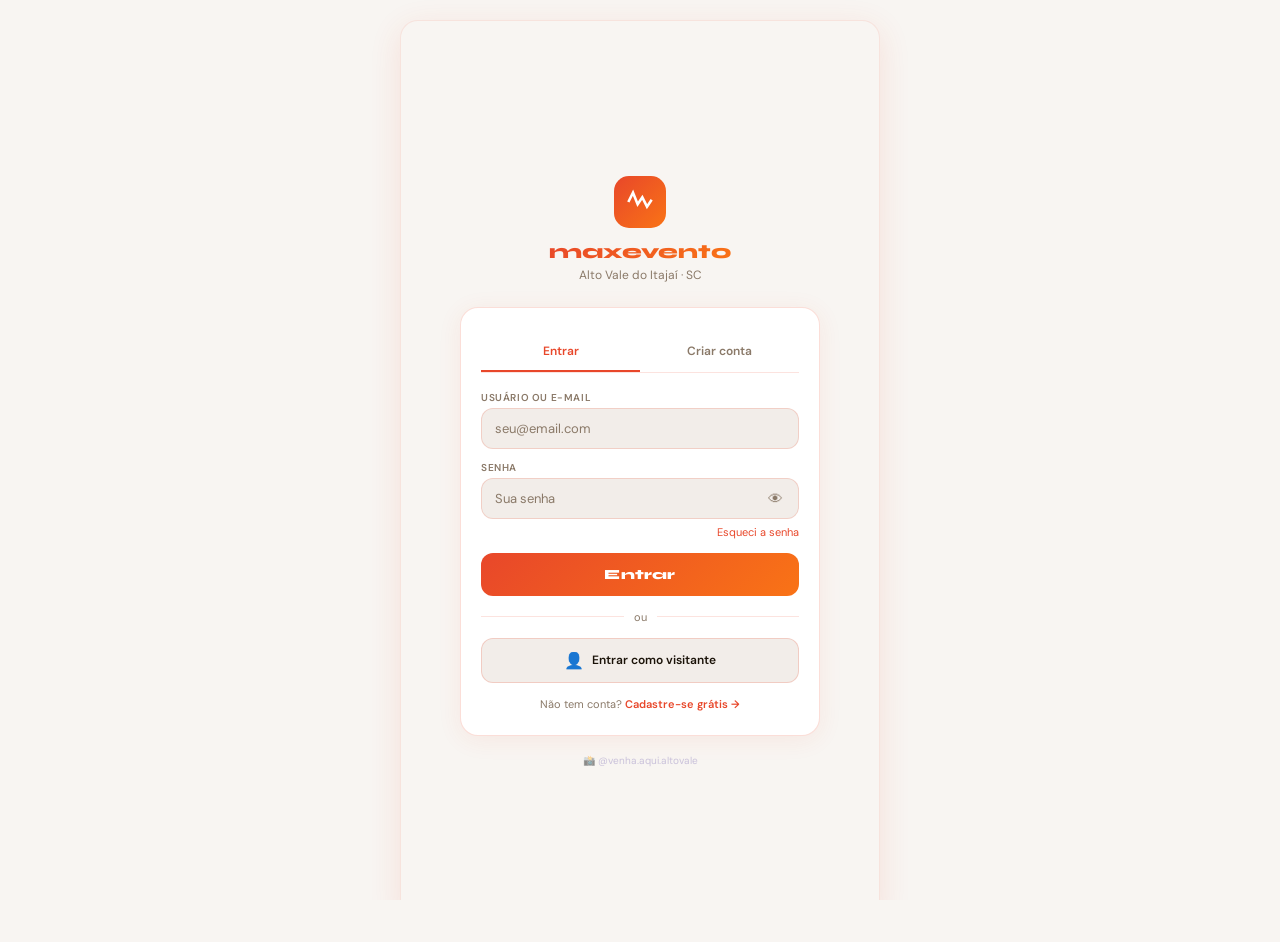
<file: index.html>
<!DOCTYPE html>
<html lang="pt-BR">
<head>
<meta charset="UTF-8"/>
<meta name="viewport" content="width=device-width,initial-scale=1,maximum-scale=1,user-scalable=no"/>
<meta name="theme-color" content="#F8F5F2"/>
<title>maxevento · Alto Vale do Itajaí</title>
<link href="https://fonts.googleapis.com/css2?family=Syne:wght@400;600;700;800&family=DM+Sans:ital,wght@0,300;0,400;0,500;0,600;1,400&display=swap" rel="stylesheet"/>
<link rel="stylesheet" href="style.css"/>
</head>
<body>

<div id="toast" class="toast"></div>
<div class="app-container">

<!-- LOGIN -->
<div id="s-login" class="screen active">
  <div class="login-wrap">
    <div style="text-align:center;margin-bottom:24px">
      <div style="width:52px;height:52px;background:var(--grad);border-radius:15px;display:flex;align-items:center;justify-content:center;margin:0 auto 11px">
        <svg width="28" height="28" viewBox="0 0 24 24" stroke="#fff" fill="none" stroke-width="2.2"><polyline points="2,12 6,4 10,14 14,8 18,16 22,10"/></svg>
      </div>
      <div style="font-family:var(--font-h);font-size:20px;font-weight:800;background:var(--grad);background-clip:text;-webkit-background-clip:text;-webkit-text-fill-color:transparent">maxevento</div>
      <div style="font-size:12px;color:var(--mut);margin-top:3px">Alto Vale do Itajaí · SC</div>
    </div>
    <div class="login-card">
      <div style="display:flex;border-bottom:1px solid rgba(232,71,42,.15);margin-bottom:18px">
        <button class="reg-tab on" id="tab-login" onclick="switchAuthTab('login')">Entrar</button>
        <button class="reg-tab" id="tab-reg" onclick="go('s-register')">Criar conta</button>
      </div>
      <div id="login-err" class="err-msg">Usuário ou senha incorretos</div>
      <div class="fgroup"><label class="flabel">Usuário ou e-mail</label><input class="finput" id="l-user" placeholder="seu@email.com" autocomplete="off"/></div>
      <div class="fgroup"><label class="flabel">Senha</label>
        <div class="pwd-wrap"><input class="finput" id="l-pass" type="password" placeholder="Sua senha"/><button class="pwd-toggle" onclick="togglePwd('l-pass',this)">👁</button></div>
      </div>
      <div style="display:flex;justify-content:flex-end;margin-top:-6px;margin-bottom:14px"><span style="font-size:11px;color:var(--acc);cursor:pointer" onclick="toast('📧 Link enviado para seu e-mail!')">Esqueci a senha</span></div>
      <button class="btnP" onclick="doLogin()">Entrar</button>
      <div class="divider-or">ou</div>
      <button class="social-btn" onclick="doGuestLogin()"><span style="font-size:16px">👤</span> Entrar como visitante</button>
      <div style="text-align:center;margin-top:14px;font-size:11px;color:var(--mut)">Não tem conta? <span style="color:var(--acc);cursor:pointer;font-weight:600" onclick="go('s-register')">Cadastre-se grátis →</span></div>
    </div>
    <div style="margin-top:18px;font-size:10px;color:rgba(155,142,196,.5);text-align:center">📸 @venha.aqui.altovale</div>
  </div>
</div>

<!-- CADASTRO -->
<div id="s-register" class="screen">
  <div class="nav">
    <button class="nb" onclick="go('s-login')" style="-webkit-text-fill-color:var(--mut)">←</button>
    <span style="font-family:var(--font-h);font-size:14px;font-weight:700">Criar conta</span>
    <div style="width:34px"></div>
  </div>
  <div style="flex:1;overflow-y:auto;padding:18px 16px 24px">
    <!-- step indicator -->
    <div class="step-indicator">
      <div class="step-dot active" id="sdot1">1</div>
      <div class="step-line" id="sline1"></div>
      <div class="step-dot" id="sdot2">2</div>
      <div class="step-line" id="sline2"></div>
      <div class="step-dot" id="sdot3">✓</div>
    </div>

    <!-- STEP 1: dados pessoais -->
    <div id="reg-step1">
      <div style="font-family:var(--font-h);font-size:17px;font-weight:700;margin-bottom:3px">Seus dados 👤</div>
      <div style="font-size:12px;color:var(--mut);margin-bottom:18px">Rápido! Menos de 1 minuto</div>

      <div style="display:grid;grid-template-columns:1fr 1fr;gap:10px">
        <div class="fgroup" style="margin-bottom:0">
          <label class="flabel">Nome *</label>
          <input class="finput" id="r-nome" placeholder="Ana"/>
        </div>
        <div class="fgroup" style="margin-bottom:0">
          <label class="flabel">Sobrenome *</label>
          <input class="finput" id="r-sobrenome" placeholder="Silva"/>
        </div>
      </div>
      <div style="height:10px"></div>
      <div class="fgroup">
        <label class="flabel">E-mail *</label>
        <input class="finput" id="r-email" type="email" placeholder="seu@email.com"/>
        <div class="form-hint">Nunca compartilharemos seu e-mail</div>
      </div>
      <div class="fgroup">
        <label class="flabel">WhatsApp</label>
        <input class="finput" id="r-phone" type="tel" placeholder="(47) 99999-9999" oninput="maskPhone(this)" maxlength="15"/>
        <div class="form-hint">Opcional — para notificações de eventos</div>
      </div>
      <div class="fgroup">
        <label class="flabel">Cidade *</label>
        <select class="finput" id="r-city">
          <option value="">Selecione sua cidade...</option>
          <option>Rio do Sul</option><option>Ituporanga</option><option>Ibirama</option>
          <option>Taió</option><option>Agrolândia</option><option>Lontras</option>
          <option>Pouso Redondo</option><option>Braço do Trombudo</option><option>Trombudo Central</option>
          <option>Vidal Ramos</option><option>Mirim Doce</option><option>Dona Emma</option>
          <option>Laurentino</option><option>Outra no Alto Vale</option>
        </select>
      </div>
      <button class="btnP" onclick="regStep1()">Continuar →</button>
    </div>

    <!-- STEP 2: senha e preferências -->
    <div id="reg-step2" style="display:none">
      <div style="font-family:var(--font-h);font-size:17px;font-weight:700;margin-bottom:3px">Segurança 🔒</div>
      <div style="font-size:12px;color:var(--mut);margin-bottom:18px">Crie uma senha forte</div>

      <div class="fgroup">
        <label class="flabel">Usuário *</label>
        <input class="finput" id="r-user" placeholder="Ex: anasilva123" oninput="checkUsername(this)"/>
        <div class="form-hint" id="user-hint">Mín. 4 caracteres, sem espaços</div>
      </div>
      <div class="fgroup">
        <label class="flabel">Senha *</label>
        <div class="pwd-wrap">
          <input class="finput" id="r-pass" type="password" placeholder="Mínimo 6 caracteres" oninput="checkPwdStrength(this)"/>
          <button class="pwd-toggle" onclick="togglePwd('r-pass',this)">👁</button>
        </div>
        <div class="strength-bar"><div class="strength-fill" id="strength-fill" style="width:0%"></div></div>
        <div class="form-hint" id="strength-txt">Digite uma senha</div>
      </div>
      <div class="fgroup">
        <label class="flabel">Confirmar senha *</label>
        <div class="pwd-wrap">
          <input class="finput" id="r-pass2" type="password" placeholder="Repita a senha"/>
          <button class="pwd-toggle" onclick="togglePwd('r-pass2',this)">👁</button>
        </div>
      </div>

      <div style="background:var(--surf);border-radius:var(--r);padding:12px;margin-bottom:14px;border:1px solid rgba(232,71,42,.12)">
        <div style="font-size:11px;font-weight:700;color:var(--txt);margin-bottom:9px">🎯 Interesses (opcional)</div>
        <div style="display:flex;flex-wrap:wrap;gap:6px" id="interest-chips">
          <button class="chip" onclick="toggleInterest(this,'Música')">🎵 Música</button>
          <button class="chip" onclick="toggleInterest(this,'Teatro')">🎭 Teatro</button>
          <button class="chip" onclick="toggleInterest(this,'Cultura')">🎨 Cultura</button>
          <button class="chip" onclick="toggleInterest(this,'Oficina')">🛠 Oficinas</button>
          <button class="chip" onclick="toggleInterest(this,'Palestra')">🎤 Palestras</button>
          <button class="chip" onclick="toggleInterest(this,'Negócio')">💼 Negócios</button>
        </div>
      </div>

      <div style="display:flex;flex-direction:column;gap:9px;margin-bottom:16px">
        <div class="check-wrap">
          <input type="checkbox" id="r-terms" checked/>
          <label for="r-terms">Concordo com os <a href="#" onclick="toast('📄 Termos de Uso')">Termos de Uso</a> e <a href="#" onclick="toast('📄 Política de Privacidade')">Privacidade</a></label>
        </div>
        <div class="check-wrap">
          <input type="checkbox" id="r-news" checked/>
          <label for="r-news">Quero receber novidades de eventos por e-mail</label>
        </div>
      </div>
      <div style="display:flex;gap:9px">
        <button class="btnO" style="width:auto;padding:12px 18px;font-size:12px" onclick="regBackStep()">← Voltar</button>
        <button class="btnP" style="flex:1" onclick="regStep2()">Criar conta 🎉</button>
      </div>
    </div>

    <!-- STEP 3: sucesso -->
    <div id="reg-step3" style="display:none;text-align:center;padding-top:20px">
      <div style="font-size:56px;margin-bottom:14px;animation:bounce .5s ease">🎉</div>
      <div style="font-family:var(--font-h);font-size:20px;font-weight:800;margin-bottom:6px" id="reg-success-name">Bem-vindo!</div>
      <div style="font-size:13px;color:var(--mut);margin-bottom:24px;line-height:1.6">Sua conta foi criada com sucesso.<br>Explore os eventos do Alto Vale!</div>
      <button class="btnP" onclick="loginFromReg()">Começar a explorar →</button>
    </div>
  </div>
</div>

<!-- HOME -->
<div id="s-home" class="screen">
  <div class="nav">
    <div class="logo" onclick="go('s-home')">
      <div class="logo-mark"><svg viewBox="0 0 24 24" stroke="#fff" fill="none" stroke-width="2.2"><polyline points="2,12 6,4 10,14 14,8 18,16 22,10"/></svg></div>
      <span class="logo-txt">maxevento</span>
    </div>
    <div style="display:flex;gap:7px">
      <div id="nav-admin-btn" style="display:none"><button class="nb" onclick="go('s-admin')" style="-webkit-text-fill-color:var(--mut)">⚙️</button></div>
      <button class="nb" onclick="go('s-profile')" style="-webkit-text-fill-color:var(--mut)">👤</button>
    </div>
  </div>
  <div style="flex:1;overflow-y:auto" class="pb80">
    <div style="padding:14px 14px 8px;background:linear-gradient(180deg,rgba(232,71,42,.08) 0%,transparent 100%)">
      <div style="font-family:var(--font-h);font-size:20px;font-weight:800;line-height:1.2;margin-bottom:2px">O que rola no<br><span style="background:var(--grad);background-clip:text;-webkit-background-clip:text;-webkit-text-fill-color:transparent">Alto Vale?</span></div>
      <div style="color:var(--mut);font-size:11px;margin-bottom:11px">📍 Rio do Sul · Ituporanga · Ibirama e mais</div>
      <div style="display:flex;align-items:center;gap:9px;background:var(--surf);border:1.5px solid rgba(232,71,42,.18);border-radius:var(--r);padding:10px 13px;cursor:pointer" onclick="go('s-search')">
        <span style="color:var(--mut);font-size:14px">🔍</span><span style="color:var(--mut);font-size:12px">Eventos, artistas, cidades...</span>
      </div>
    </div>
    <div class="chips" id="home-chips">
      <button class="chip on" onclick="homeCat('Todos',this)">Todos</button>
      <button class="chip" onclick="homeCat('Música',this)">🎵 Música</button>
      <button class="chip" onclick="homeCat('Teatro',this)">🎭 Teatro</button>
      <button class="chip" onclick="homeCat('Oficina',this)">🛠 Oficinas</button>
      <button class="chip" onclick="homeCat('Palestra',this)">🎤 Palestras</button>
      <button class="chip" onclick="homeCat('Cultura',this)">🎨 Cultura</button>
      <button class="chip" onclick="homeCat('Negócio',this)">💼 Negócios</button>
    </div>
    <div style="padding:4px 0 4px">
      <div class="sh" style="padding:0 14px"><span class="st">🔥 Destaques</span><button class="sa" onclick="go('s-events')">Ver todos →</button></div>
      <div class="feat-scroll" id="feat-scroll"></div>
    </div>
    <div class="sec" style="padding-top:10px">
      <div class="sh"><span class="st">📅 Próximos eventos</span><button class="sa" onclick="go('s-events')">Ver todos →</button></div>
      <div id="home-list"></div>
    </div>
    <div class="sec" style="padding-top:0">
      <div style="background:linear-gradient(135deg,rgba(232,71,42,.08),rgba(249,115,22,.08));border:1px solid rgba(249,115,22,.2);border-radius:var(--r);padding:12px;display:flex;align-items:center;gap:10px">
        <span style="font-size:22px">📸</span>
        <div><div style="font-size:12px;font-weight:700;margin-bottom:1px">@venha.aqui.altovale</div><div style="font-size:10px;color:var(--mut)">Instagram — Eventos todo dia!</div></div>
      </div>
    </div>
    <div class="sec" style="padding-top:0">
      <div class="sh"><span class="st">🕐 Eventos Passados</span></div>
      <div id="past-list"></div>
    </div>
    <div class="sec" style="padding-top:0">
      <div style="background:rgba(232,71,42,.06);border:1px solid rgba(232,71,42,.16);border-radius:var(--r);padding:14px;text-align:center">
        <div style="font-size:16px;margin-bottom:4px">📢</div>
        <div style="font-family:var(--font-h);font-size:13px;font-weight:700;margin-bottom:2px">Tem um evento para divulgar?</div>
        <div style="font-size:11px;color:var(--mut);margin-bottom:11px">Nossa equipe avalia e publica em até 24h</div>
        <button class="btnP" style="width:auto;padding:9px 20px;font-size:12px" onclick="go('s-suggest')">Sugerir Evento ↗</button>
      </div>
    </div>
  </div>
</div>

<!-- EVENTS -->
<div id="s-events" class="screen">
  <div class="nav">
    <button class="nb" onclick="back()" style="-webkit-text-fill-color:var(--mut)">←</button>
    <span style="font-family:var(--font-h);font-size:14px;font-weight:700" id="ev-title">Eventos</span>
    <div style="width:34px"></div>
  </div>
  <div style="padding:9px 14px 0">
    <div style="display:flex;align-items:center;gap:9px;background:var(--surf);border:1.5px solid rgba(232,71,42,.18);border-radius:var(--r);padding:9px 13px">
      <span style="color:var(--mut)">🔍</span><input id="ev-search" placeholder="Buscar..." oninput="filterEvList()" style="background:none;border:none;color:var(--txt);font-size:13px;flex:1;outline:none;font-family:var(--font-b)"/>
    </div>
  </div>
  <div class="chips" id="ev-chips"></div>
  <div style="padding:0 14px 7px;display:flex;gap:5px;overflow-x:auto;scrollbar-width:none" id="city-chips">
    <button class="chip on" style="padding:5px 10px;font-size:10px" onclick="evCity('Todas',this)">📍 Todas</button>
    <button class="chip" style="padding:5px 10px;font-size:10px" onclick="evCity('Rio do Sul',this)">Rio do Sul</button>
    <button class="chip" style="padding:5px 10px;font-size:10px" onclick="evCity('Ituporanga',this)">Ituporanga</button>
    <button class="chip" style="padding:5px 10px;font-size:10px" onclick="evCity('Ibirama',this)">Ibirama</button>
    <button class="chip" style="padding:5px 10px;font-size:10px" onclick="evCity('Taió',this)">Taió</button>
    <button class="chip" style="padding:5px 10px;font-size:10px" onclick="evCity('Agrolândia',this)">Agrolândia</button>
    <button class="chip" style="padding:5px 10px;font-size:10px" onclick="evCity('Lontras',this)">Lontras</button>
    <button class="chip" style="padding:5px 10px;font-size:10px" onclick="evCity('Pouso Redondo',this)">Pouso Redondo</button>
    <button class="chip" style="padding:5px 10px;font-size:10px" onclick="evCity('Braço do Trombudo',this)">Braço</button>
  </div>
  <div style="flex:1;overflow-y:auto" class="pb80">
    <div class="sec" style="padding-top:6px">
      <div id="ev-list"></div>
      <div id="ev-empty" style="display:none" class="empty-state"><div class="em">😕</div>Nenhum evento encontrado</div>
    </div>
  </div>
</div>

<!-- SEARCH -->
<div id="s-search" class="screen">
  <div class="nav" style="gap:8px">
    <button class="nb" onclick="back()" style="-webkit-text-fill-color:var(--mut)">←</button>
    <div style="display:flex;align-items:center;gap:8px;background:var(--surf);border:1.5px solid rgba(232,71,42,.18);border-radius:var(--r);padding:8px 13px;flex:1">
      <span style="color:var(--mut)">🔍</span><input id="sr-inp" placeholder="Buscar eventos, cidades..." oninput="doSearch()" autofocus style="background:none;border:none;color:var(--txt);font-size:13px;flex:1;outline:none;font-family:var(--font-b)"/>
    </div>
  </div>
  <div style="padding:9px 14px 3px;font-size:10px;color:var(--mut);font-weight:600;text-transform:uppercase;letter-spacing:.5px">Cidades</div>
  <div style="padding:0 14px 9px;display:flex;flex-wrap:wrap;gap:6px">
    <button class="chip on" onclick="srCity('Todas',this)">Todas</button>
    <button class="chip" onclick="srCity('Rio do Sul',this)">Rio do Sul</button>
    <button class="chip" onclick="srCity('Ituporanga',this)">Ituporanga</button>
    <button class="chip" onclick="srCity('Ibirama',this)">Ibirama</button>
    <button class="chip" onclick="srCity('Taió',this)">Taió</button>
    <button class="chip" onclick="srCity('Agrolândia',this)">Agrolândia</button>
    <button class="chip" onclick="srCity('Lontras',this)">Lontras</button>
    <button class="chip" onclick="srCity('Pouso Redondo',this)">Pouso Redondo</button>
    <button class="chip" onclick="srCity('Braço do Trombudo',this)">Braço Trombudo</button>
    <button class="chip" onclick="srCity('Trombudo Central',this)">Trombudo Central</button>
    <button class="chip" onclick="srCity('Vidal Ramos',this)">Vidal Ramos</button>
  </div>
  <div style="flex:1;overflow-y:auto" class="pb80"><div class="sec" style="padding-top:4px"><div id="sr-list"></div></div></div>
</div>

<!-- DETAIL -->
<div id="s-detail" class="screen">
  <div style="flex:1;overflow-y:auto" class="pb80">
    <div style="position:relative">
      <div class="dh" id="d-hero"><span id="d-emoji">🎸</span></div>
      <div class="dh-actions">
        <button class="icon-btn" onclick="back()">←</button>
        <div style="display:flex;gap:7px">
          <button class="icon-btn" onclick="doShare()">↗</button>
          <button class="icon-btn" id="fav-btn" onclick="doFav()">🤍</button>
        </div>
      </div>
    </div>
    <div class="dbody">
      <div style="display:flex;align-items:center;gap:7px;margin-bottom:6px">
        <span class="pill" id="d-cat-badge">Música</span>
        <span class="verified" id="d-verified">✅ Verificado</span>
      </div>
      <div style="font-family:var(--font-h);font-size:18px;font-weight:800;margin-bottom:8px;line-height:1.2" id="d-title">Evento</div>
      <div style="display:flex;align-items:center;gap:7px;margin-bottom:12px;flex-wrap:wrap">
        <div id="d-stars-disp" style="display:flex;gap:1px"></div>
        <span style="font-size:13px;font-weight:700" id="d-rating-val">4.3</span>
        <span style="font-size:11px;color:var(--mut)" id="d-rcount">(127)</span>
        <button class="sa" onclick="go('s-review')">Avaliar ★</button>
      </div>
      <div class="d-info-row"><div class="d-icon">📅</div><div><div class="d-lbl">Data e hora</div><div class="d-val" id="d-date">—</div></div></div>
      <div class="d-info-row"><div class="d-icon">📍</div><div><div class="d-lbl">Local</div><div class="d-val" id="d-local">—</div></div></div>
      <div class="d-info-row"><div class="d-icon">🏙</div><div><div class="d-lbl">Cidade</div><div class="d-val" id="d-city">—</div></div></div>
      <div class="d-info-row"><div class="d-icon">🗺</div><div><div class="d-lbl">Endereço</div><div class="d-val" id="d-addr">—</div></div></div>
      <div class="d-info-row" style="border:none"><div class="d-icon">👥</div><div><div class="d-lbl">Vagas</div><div class="d-val" id="d-vagas">—</div></div></div>
      <div class="divider" style="margin:0 0 11px"></div>
      <div style="font-size:10px;color:var(--mut);text-transform:uppercase;letter-spacing:.5px;font-weight:600;margin-bottom:4px">Sobre o evento</div>
      <div style="font-size:12px;color:var(--mut);line-height:1.8;padding-bottom:12px" id="d-desc">—</div>
      <div class="sh"><span class="st" style="font-size:13px">📸 Fotos</span></div>
      <div class="photo-scroll" id="d-photos"></div>
      <div class="sh" style="margin-top:12px"><span class="st" style="font-size:13px">🗺 Localização</span></div>
      <div class="map-box" onclick="toast('Abrindo Google Maps 🗺')">
        <span style="font-size:22px">📍</span>
        <span style="font-size:12px;font-weight:700;color:var(--acc)" id="map-local">—</span>
        <span style="font-size:10px;color:var(--mut)" id="map-city">—</span>
        <span style="font-size:10px;color:var(--p);margin-top:1px">Ver no mapa ↗</span>
      </div>
      <div class="sh"><span class="st" style="font-size:13px">⭐ Avaliações</span><button class="sa" onclick="go('s-review')">Avaliar</button></div>
      <div id="d-reviews"></div>
    </div>
  </div>
  <div class="ticket-pane">
    <div style="font-size:10px;color:var(--mut);font-weight:600;text-transform:uppercase;letter-spacing:.5px;margin-bottom:9px">Ingressos</div>
    <div id="ticket-opts"></div>
    <div style="display:flex;align-items:center;gap:11px;margin:9px 0">
      <button style="width:30px;height:30px;border-radius:50%;background:var(--surf2);border:1px solid rgba(232,71,42,.22);color:var(--txt);font-size:16px;cursor:pointer;display:flex;align-items:center;justify-content:center" onclick="chgQty(-1)">−</button>
      <span style="font-size:15px;font-weight:700;min-width:22px;text-align:center" id="qty-v">1</span>
      <button style="width:30px;height:30px;border-radius:50%;background:var(--surf2);border:1px solid rgba(232,71,42,.22);color:var(--txt);font-size:16px;cursor:pointer;display:flex;align-items:center;justify-content:center" onclick="chgQty(1)">+</button>
      <span style="font-size:11px;color:var(--mut)">ingresso(s)</span>
    </div>
    <div style="display:flex;justify-content:space-between;font-size:12px;padding:3px 0"><span style="color:var(--mut)">Subtotal</span><span id="co-sub">—</span></div>
    <div style="display:flex;justify-content:space-between;font-size:14px;font-weight:700;padding:7px 0 2px;border-top:1px solid rgba(232,71,42,.12);margin-top:3px"><span>Total</span><span style="color:var(--acc)" id="co-tot">—</span></div>
    <div style="font-size:10px;color:var(--mut);margin-bottom:10px;display:flex;align-items:center;gap:3px">ℹ️ <span id="fee-txt">+ R$ 3,00 por ingresso (taxa do site)</span></div>
    <button class="btnP" onclick="go('s-checkout')">Garantir Ingresso</button>
  </div>
</div>

<!-- CHECKOUT -->
<div id="s-checkout" class="screen">
  <div class="nav"><button class="nb" onclick="back()" style="-webkit-text-fill-color:var(--mut)">←</button><span style="font-family:var(--font-h);font-size:14px;font-weight:700">Finalizar Compra</span><div style="width:34px"></div></div>
  <div style="flex:1;overflow-y:auto" class="pb80">
    <div class="sec">
      <div style="background:var(--surf);border-radius:var(--r);padding:12px;margin-bottom:12px;border:1px solid rgba(232,71,42,.15)">
        <div style="font-size:9px;color:var(--mut);margin-bottom:2px;text-transform:uppercase;letter-spacing:.5px">EVENTO</div>
        <div style="font-family:var(--font-h);font-weight:700;font-size:13px" id="co-ename">—</div>
        <div style="font-size:10px;color:var(--mut);margin-top:2px" id="co-einfo">—</div>
      </div>
      <div style="background:var(--surf);border-radius:var(--r);padding:13px;margin-bottom:12px;border:1px solid rgba(232,71,42,.15)">
        <div style="font-size:12px;font-weight:700;margin-bottom:10px">Seus dados</div>
        <input class="finput" type="text" placeholder="Nome completo" style="margin-bottom:7px" id="co-nome"/>
        <input class="finput" type="email" placeholder="E-mail" style="margin-bottom:7px" id="co-email"/>
        <input class="finput" type="tel" placeholder="WhatsApp" id="co-whats"/>
      </div>
      <div style="background:var(--surf);border-radius:var(--r);padding:13px;margin-bottom:12px;border:1px solid rgba(232,71,42,.15)">
        <div style="font-size:12px;font-weight:700;margin-bottom:9px">Resumo</div>
        <div style="display:flex;justify-content:space-between;font-size:12px;padding:2px 0"><span style="color:var(--mut)" id="coo-tipo">—</span><span id="coo-sub">—</span></div>
        <div style="display:flex;justify-content:space-between;font-size:12px;padding:2px 0"><span style="color:var(--mut)">Taxa do site</span><span id="coo-taxa" style="color:var(--mut)">—</span></div>
        <div style="display:flex;justify-content:space-between;font-size:14px;font-weight:700;padding:7px 0 0;border-top:1px solid rgba(232,71,42,.12);margin-top:5px"><span>Total</span><span style="color:var(--acc)" id="coo-total">—</span></div>
      </div>
      <div style="background:rgba(52,211,153,.06);border:1px solid rgba(52,211,153,.16);border-radius:var(--r);padding:10px;margin-bottom:12px;font-size:11px;color:var(--grn);display:flex;align-items:center;gap:7px">🔒 Pagamento seguro — Pix, Cartão ou Boleto</div>
      <button class="btnP" onclick="confirmBuy()">Confirmar e Pagar</button>
      <p style="text-align:center;font-size:10px;color:var(--mut);margin-top:9px">Dúvidas? <span style="color:var(--acc)">suporte@maxevento.com.br</span></p>
    </div>
  </div>
</div>

<!-- SUGGEST -->
<div id="s-suggest" class="screen">
  <div class="nav"><button class="nb" onclick="back()" style="-webkit-text-fill-color:var(--mut)">←</button><span style="font-family:var(--font-h);font-size:14px;font-weight:700">Sugerir Evento</span><div style="width:34px"></div></div>
  <div style="flex:1;overflow-y:auto" class="pb80">
    <div class="sec">
      <div style="background:rgba(232,71,42,.06);border-radius:var(--r);padding:11px;margin-bottom:13px;font-size:11px;color:var(--mut)">📋 Preencha e nossa equipe analisa em até 24h.</div>
      <div class="fgroup"><label class="flabel">Nome do evento *</label><input class="finput" id="sg-name" placeholder="Ex: Festival de Jazz do Alto Vale"/></div>
      <div class="fgroup"><label class="flabel">Categoria *</label>
        <select class="finput" id="sg-cat" onchange="updateSgSubcat()">
          <option value="">Selecione...</option>
          <option>Música</option><option>Teatro</option><option>Cultura</option>
          <option>Oficina</option><option>Palestra</option><option>Negócio</option>
        </select>
      </div>
      <div class="fgroup" id="sg-sub-grp" style="display:none"><label class="flabel">Subcategoria</label><select class="finput" id="sg-sub"></select></div>
      <div class="fgroup"><label class="flabel">Data e hora *</label><input class="finput" type="datetime-local" id="sg-date" style="color:var(--mut)"/></div>
      <div class="fgroup"><label class="flabel">Cidade *</label>
        <select class="finput" id="sg-city">
          <option>Rio do Sul</option><option>Ituporanga</option><option>Ibirama</option>
          <option>Taió</option><option>Agrolândia</option><option>Lontras</option><option>Pouso Redondo</option>
          <option>Braço do Trombudo</option><option>Trombudo Central</option><option>Vidal Ramos</option>
          <option>Mirim Doce</option><option>Dona Emma</option><option>Laurentino</option><option>Outra</option>
        </select>
      </div>
      <div class="fgroup"><label class="flabel">Local / Endereço *</label><input class="finput" id="sg-addr" placeholder="Nome do local e endereço completo"/></div>
      <div class="fgroup"><label class="flabel">Capacidade máxima</label><input class="finput" type="number" id="sg-cap" placeholder="Ex: 200 pessoas"/></div>
      <div class="fgroup"><label class="flabel">Descrição *</label><textarea class="finput ftarea" id="sg-desc" placeholder="Descreva o evento, atrações, programação..."></textarea></div>
      <div class="fgroup"><label class="flabel">Tipo de ingresso</label>
        <select class="finput" id="sg-tkt">
          <option>Gratuito (reserva de vaga)</option><option>Pago</option><option>Gratuito e Pago</option>
        </select>
      </div>
      <div class="fgroup"><label class="flabel">Preço (se pago)</label><input class="finput" type="number" id="sg-price" placeholder="Ex: 50.00"/></div>
      <div class="fgroup"><label class="flabel">Seu nome / organização *</label><input class="finput" id="sg-org" placeholder="Nome ou empresa"/></div>
      <div class="fgroup"><label class="flabel">Contato (WhatsApp ou e-mail) *</label><input class="finput" id="sg-contact" placeholder="(47) 9 9999-9999 ou email@..."/></div>
      <button class="btnP" onclick="submitSuggest()">Enviar Sugestão ↗</button>
      <div style="text-align:center;font-size:10px;color:var(--mut);margin-top:9px">Taxa do site: R$ 3,00 a R$ 4,00 por ingresso vendido</div>
    </div>
  </div>
</div>

<!-- REVIEW -->
<div id="s-review" class="screen">
  <div class="nav"><button class="nb" onclick="back()" style="-webkit-text-fill-color:var(--mut)">←</button><span style="font-family:var(--font-h);font-size:14px;font-weight:700">Avaliar Evento</span><div style="width:34px"></div></div>
  <div style="flex:1;overflow-y:auto" class="pb80">
    <div class="sec">
      <div style="text-align:center;padding:18px 0 9px">
        <div id="rv-ename" style="font-family:var(--font-h);font-size:16px;font-weight:700;margin-bottom:13px">—</div>
        <div style="font-size:11px;color:var(--mut);margin-bottom:9px">Toque nas estrelas para avaliar</div>
        <div style="display:flex;justify-content:center;gap:7px;margin-bottom:9px" id="istar-row">
          <span class="istar" onclick="setRating(1)">★</span><span class="istar" onclick="setRating(2)">★</span>
          <span class="istar" onclick="setRating(3)">★</span><span class="istar" onclick="setRating(4)">★</span>
          <span class="istar" onclick="setRating(5)">★</span>
        </div>
        <div id="rv-label" style="font-size:13px;font-weight:600;color:var(--ylw);min-height:20px"></div>
      </div>
      <div class="fgroup" style="margin-top:9px"><label class="flabel">Seu comentário</label><textarea class="finput ftarea" id="rv-text" placeholder="Conte como foi..."></textarea></div>
      <button class="btnP" onclick="submitReview()">Publicar Avaliação ⭐</button>
    </div>
  </div>
</div>

<!-- PROFILE -->
<div id="s-profile" class="screen">
  <div class="nav"><button class="nb" onclick="back()" style="-webkit-text-fill-color:var(--mut)">←</button><span style="font-family:var(--font-h);font-size:14px;font-weight:700">Minha Conta</span><button class="nb" onclick="doLogout()" style="-webkit-text-fill-color:var(--mut)" title="Sair">🚪</button></div>
  <div style="flex:1;overflow-y:auto" class="pb80">
    <div class="sec">
      <div style="display:flex;flex-direction:column;align-items:center;padding:12px 0 18px">
        <div style="width:62px;height:62px;border-radius:50%;background:var(--grad);display:flex;align-items:center;justify-content:center;font-size:24px;margin-bottom:9px" id="prof-avatar">🎉</div>
        <div style="font-family:var(--font-h);font-size:16px;font-weight:700" id="prof-name">—</div>
        <div style="font-size:11px;color:var(--mut);margin-top:2px" id="prof-role">—</div>
      </div>
      <div style="background:var(--surf);border-radius:var(--r);border:1px solid rgba(232,71,42,.13);overflow:hidden;margin-bottom:13px">
        <div class="d-info-row" style="padding:12px 13px;cursor:pointer;border:none" onclick="go('s-tickets')"><span>🎫</span><span style="margin-left:9px;font-size:12px">Meus Ingressos</span><span style="margin-left:auto;color:var(--mut);font-size:11px" id="tkt-count-badge"></span><span style="color:var(--mut);margin-left:5px">→</span></div>
        <div class="divider"></div>
        <div class="d-info-row" style="padding:12px 13px;cursor:pointer;border:none" onclick="go('s-favorites')"><span>❤️</span><span style="margin-left:9px;font-size:12px">Favoritos</span><span style="margin-left:auto;color:var(--mut);font-size:11px" id="fav-count-badge"></span><span style="color:var(--mut);margin-left:5px">→</span></div>
        <div class="divider"></div>
        <div class="d-info-row" style="padding:12px 13px;cursor:pointer;border:none" onclick="go('s-myreviews')"><span>⭐</span><span style="margin-left:9px;font-size:12px">Minhas Avaliações</span><span style="margin-left:auto;color:var(--mut);font-size:11px" id="rv-count-badge"></span><span style="color:var(--mut);margin-left:5px">→</span></div>
        <div class="divider"></div>
        <div class="d-info-row" style="padding:12px 13px;cursor:pointer;border:none" onclick="go('s-suggest')"><span>📢</span><span style="margin-left:9px;font-size:12px">Sugerir Evento</span><span style="margin-left:auto;color:var(--mut)">→</span></div>
        <div id="admin-menu-item" style="display:none">
          <div class="divider"></div>
          <div class="d-info-row" style="padding:12px 13px;cursor:pointer;border:none" onclick="go('s-admin')"><span>⚙️</span><span style="margin-left:9px;font-size:12px;color:var(--ylw)">Painel Admin</span><span style="margin-left:auto;color:var(--mut)">→</span></div>
        </div>
      </div>
      <div style="display:flex;flex-direction:column;align-items:center;gap:6px">
        <div style="text-align:center;font-size:10px;color:var(--mut)">maxevento.com.br · suporte@maxevento.com.br</div>
        <div style="text-align:center;font-size:10px;color:var(--mut)">📸 @venha.aqui.altovale</div>
      </div>
    </div>
  </div>
</div>

<!-- MY TICKETS -->
<div id="s-tickets" class="screen">
  <div class="nav"><button class="nb" onclick="back()" style="-webkit-text-fill-color:var(--mut)">←</button><span style="font-family:var(--font-h);font-size:14px;font-weight:700">Meus Ingressos</span><div style="width:34px"></div></div>
  <div style="flex:1;overflow-y:auto" class="pb80"><div class="sec" id="tickets-body"></div></div>
</div>

<!-- FAVORITES -->
<div id="s-favorites" class="screen">
  <div class="nav"><button class="nb" onclick="back()" style="-webkit-text-fill-color:var(--mut)">←</button><span style="font-family:var(--font-h);font-size:14px;font-weight:700">Favoritos</span><div style="width:34px"></div></div>
  <div style="flex:1;overflow-y:auto" class="pb80"><div class="sec" id="fav-body"></div></div>
</div>

<!-- MY REVIEWS -->
<div id="s-myreviews" class="screen">
  <div class="nav"><button class="nb" onclick="back()" style="-webkit-text-fill-color:var(--mut)">←</button><span style="font-family:var(--font-h);font-size:14px;font-weight:700">Minhas Avaliações</span><div style="width:34px"></div></div>
  <div style="flex:1;overflow-y:auto" class="pb80"><div class="sec" id="myreviews-body"></div></div>
</div>

<!-- ADMIN -->
<div id="s-admin" class="screen">
  <div class="nav"><button class="nb" onclick="back()" style="-webkit-text-fill-color:var(--mut)">←</button><span style="font-family:var(--font-h);font-size:14px;font-weight:700">⚙️ Admin</span><div style="width:34px"></div></div>
  <div class="chips" id="admin-tabs" style="gap:4px;padding:8px 13px">
    <button class="chip on" onclick="setAdminTab('sugestoes',this)">📋 Sugestões</button>
    <button class="chip" onclick="setAdminTab('eventos',this)">📅 Eventos</button>
    <button class="chip" onclick="setAdminTab('adicionar',this)">➕ Novo</button>
    <button class="chip" onclick="setAdminTab('usuarios',this)">👥 Usuários</button>
  </div>
  <div style="flex:1;overflow-y:auto" class="pb80">
    <div id="admin-sugestoes" style="display:none">
      <div class="chips" id="admin-chips" style="padding:8px 13px">
        <button class="chip on" onclick="adminFilter('todos',this)">Todos</button>
        <button class="chip" onclick="adminFilter('pendente',this)">⏳ Pendentes</button>
        <button class="chip" onclick="adminFilter('aprovado',this)">✅ Aprovados</button>
        <button class="chip" onclick="adminFilter('reprovado',this)">❌ Reprovados</button>
      </div>
      <div class="sec" id="admin-list"></div>
    </div>
    <div id="admin-eventos" style="display:none">
      <div class="sec" id="events-list"></div>
    </div>
    <div id="admin-usuarios" style="display:none">
      <div class="sec">
        <div style="padding:13px;background:var(--surf);border-radius:13px;margin:13px">
          <div style="font-weight:700;margin-bottom:13px">👥 Criar Conta Admin</div>
          <div style="display:flex;flex-direction:column;gap:10px">
            <input type="text" id="adm-user" placeholder="Nome de usuário" style="padding:10px;border-radius:9px;border:1px solid var(--mut);font-family:var(--font-b)">
            <input type="email" id="adm-email" placeholder="E-mail" style="padding:10px;border-radius:9px;border:1px solid var(--mut);font-family:var(--font-b)">
            <input type="text" id="adm-name" placeholder="Nome completo" style="padding:10px;border-radius:9px;border:1px solid var(--mut);font-family:var(--font-b)">
            <input type="password" id="adm-pass" placeholder="Senha" style="padding:10px;border-radius:9px;border:1px solid var(--mut);font-family:var(--font-b)">
            <button onclick="createAdminAccount()" style="padding:11px;background:linear-gradient(135deg,var(--prim),#FF6B35);color:white;border:none;border-radius:9px;font-weight:700;cursor:pointer;font-family:var(--font-b)">✅ Criar Admin</button>
          </div>
        </div>
        <div style="font-weight:700;margin:13px;margin-bottom:8px">📋 Admins Cadastrados</div>
        <div id="admins-list" class="sec"></div>
      </div>
    </div>
    <div id="admin-adicionar" style="display:none">
      <div class="sec" style="padding:13px;background:var(--surf);border-radius:13px;margin:13px">
        <div style="font-weight:700;margin-bottom:13px">Adicionar Novo Evento</div>
        <div style="display:flex;flex-direction:column;gap:10px">
          <input type="text" id="adm-nome" placeholder="Nome do evento" style="padding:10px;border-radius:9px;border:1px solid var(--mut);font-family:var(--font-b)">
          <select id="adm-cat" style="padding:10px;border-radius:9px;border:1px solid var(--mut);font-family:var(--font-b)">
            <option value="">Selecione categoria</option>
            <option value="Música">🎵 Música</option>
            <option value="Teatro">🎭 Teatro</option>
            <option value="Negócio">💼 Negócio</option>
            <option value="Oficina">🛠 Oficina</option>
            <option value="Palestra">🎤 Palestra</option>
            <option value="Cultura">🎨 Cultura</option>
          </select>
          <input type="text" id="adm-sub" placeholder="Subcategoria" style="padding:10px;border-radius:9px;border:1px solid var(--mut);font-family:var(--font-b)">
          <select id="adm-city" style="padding:10px;border-radius:9px;border:1px solid var(--mut);font-family:var(--font-b)">
            <option value="">Selecione cidade</option>
            <option value="Rio do Sul">Rio do Sul</option>
            <option value="Ituporanga">Ituporanga</option>
            <option value="Ibirama">Ibirama</option>
            <option value="Taió">Taió</option>
            <option value="Agrolândia">Agrolândia</option>
            <option value="Lontras">Lontras</option>
            <option value="Pouso Redondo">Pouso Redondo</option>
            <option value="Braço do Trombudo">Braço do Trombudo</option>
            <option value="Trombudo Central">Trombudo Central</option>
            <option value="Vidal Ramos">Vidal Ramos</option>
            <option value="Mirim Doce">Mirim Doce</option>
            <option value="Dona Emma">Dona Emma</option>
            <option value="Laurentino">Laurentino</option>
            <option value="Outra no Alto Vale">Outra no Alto Vale</option>
          </select>
          <input type="date" id="adm-date" style="padding:10px;border-radius:9px;border:1px solid var(--mut);font-family:var(--font-b)">
          <input type="text" id="adm-local" placeholder="Local (endereço)" style="padding:10px;border-radius:9px;border:1px solid var(--mut);font-family:var(--font-b)">
          <textarea id="adm-desc" placeholder="Descrição do evento" style="padding:10px;border-radius:9px;border:1px solid var(--mut);font-family:var(--font-b);resize:vertical;min-height:80px"></textarea>
          <button onclick="adminAddEvent()" style="padding:11px;background:linear-gradient(135deg,var(--prim),#FF6B35);color:white;border:none;border-radius:9px;font-weight:700;cursor:pointer;font-family:var(--font-b)">✅ Criar Evento</button>
        </div>
      </div>
    </div>
  </div>
</div>

<!-- BNAV -->
<div class="bnav" id="main-bnav" style="display:none">
  <button class="bi on" id="bi0" onclick="go('s-home')"><svg viewBox="0 0 24 24"><path d="M3 9l9-7 9 7v11a2 2 0 0 1-2 2H5a2 2 0 0 1-2-2z"/><polyline points="9,22 9,12 15,12 15,22"/></svg>Início</button>
  <button class="bi" id="bi1" onclick="go('s-events')"><svg viewBox="0 0 24 24"><rect x="3" y="4" width="18" height="18" rx="2"/><line x1="16" y1="2" x2="16" y2="6"/><line x1="8" y1="2" x2="8" y2="6"/><line x1="3" y1="10" x2="21" y2="10"/></svg>Eventos</button>
  <button class="bi" id="bi2" onclick="go('s-search')"><svg viewBox="0 0 24 24"><circle cx="11" cy="11" r="8"/><line x1="21" y1="21" x2="16.65" y2="16.65"/></svg>Buscar</button>
  <button class="bi" id="bi3" onclick="go('s-suggest')"><svg viewBox="0 0 24 24"><circle cx="12" cy="12" r="10"/><line x1="12" y1="8" x2="12" y2="16"/><line x1="8" y1="12" x2="16" y2="12"/></svg>Sugerir</button>
  <button class="bi" id="bi4" onclick="go('s-profile')"><svg viewBox="0 0 24 24"><path d="M20 21v-2a4 4 0 0 0-4-4H8a4 4 0 0 0-4 4v2"/><circle cx="12" cy="7" r="4"/></svg>Conta</button>
</div>

</div>

<script src="script.js"></script>
</body>
</html>
</file>
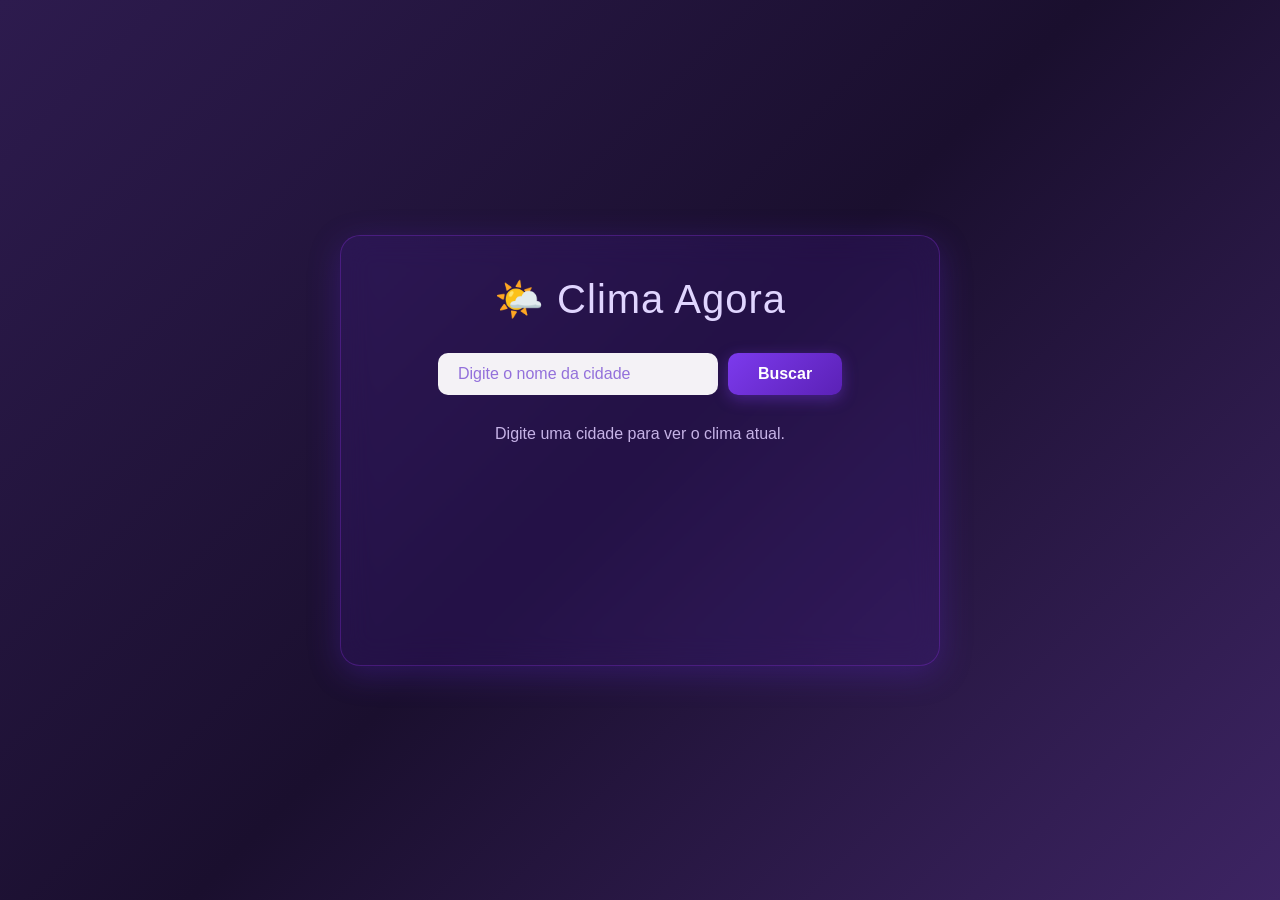
<file: Avaliação interação com API (1).html>
<!DOCTYPE html>
<html lang="pt-br">
<head>
  <meta charset="UTF-8">
  <meta name="viewport" content="width=device-width, initial-scale=1.0">
  <title>Consulta de Clima - OpenWeatherMap</title>
  <style>
    * {
      margin: 0;
      padding: 0;
      box-sizing: border-box;
    }

    body {
      font-family: 'Segoe UI', Tahoma, Geneva, Verdana, sans-serif;
      background: linear-gradient(135deg, #2d1b4e 0%, #1a0f2e 50%, #3d2463 100%);
      min-height: 100vh;
      display: flex;
      justify-content: center;
      align-items: center;
      padding: 20px;
      color: #fff;
    }

    .container {
      background: rgba(93, 39, 209, 0.15);
      backdrop-filter: blur(15px);
      border-radius: 20px;
      padding: 40px;
      max-width: 600px;
      width: 100%;
      box-shadow: 0 8px 32px 0 rgba(93, 39, 209, 0.3);
      border: 1px solid rgba(147, 51, 234, 0.3);
      animation: slideIn 0.5s ease;
    }

    @keyframes slideIn {
      from {
        opacity: 0;
        transform: translateY(-20px);
      }
      to {
        opacity: 1;
        transform: translateY(0);
      }
    }

    h1 {
      margin-bottom: 30px;
      font-size: 2.5rem;
      text-align: center;
      font-weight: 300;
      letter-spacing: 1px;
      color: #e0d5ff;
    }

    .search-container {
      display: flex;
      gap: 10px;
      margin-bottom: 30px;
      flex-wrap: wrap;
      justify-content: center;
    }

    input {
      padding: 12px 20px;
      width: 280px;
      border: none;
      border-radius: 10px;
      outline: none;
      font-size: 1rem;
      background: rgba(255, 255, 255, 0.95);
      color: #2d1b4e;
      transition: all 0.3s ease;
    }

    input::placeholder {
      color: #9370db;
    }

    input:focus {
      background: #fff;
      box-shadow: 0 4px 15px rgba(147, 51, 234, 0.4);
    }

    button {
      padding: 12px 30px;
      border: none;
      border-radius: 10px;
      background: linear-gradient(135deg, #7c3aed 0%, #5b21b6 100%);
      color: #fff;
      cursor: pointer;
      font-weight: bold;
      font-size: 1rem;
      transition: all 0.3s ease;
      box-shadow: 0 4px 15px rgba(124, 58, 237, 0.4);
    }

    button:hover {
      transform: translateY(-2px);
      box-shadow: 0 6px 20px rgba(124, 58, 237, 0.6);
      background: linear-gradient(135deg, #8b5cf6 0%, #6d28d9 100%);
    }

    button:active {
      transform: translateY(0);
    }

    #resultado {
      min-height: 200px;
      text-align: center;
      animation: fadeIn 0.5s ease;
    }

    @keyframes fadeIn {
      from {
        opacity: 0;
      }
      to {
        opacity: 1;
      }
    }

    .loading {
      display: flex;
      justify-content: center;
      align-items: center;
      height: 200px;
    }

    .spinner {
      border: 4px solid rgba(147, 51, 234, 0.3);
      border-top: 4px solid #a78bfa;
      border-radius: 50%;
      width: 40px;
      height: 40px;
      animation: spin 1s linear infinite;
    }

    @keyframes spin {
      0% { transform: rotate(0deg); }
      100% { transform: rotate(360deg); }
    }

    .weather-card {
      background: rgba(124, 58, 237, 0.1);
      border-radius: 15px;
      padding: 30px;
      border: 1px solid rgba(147, 51, 234, 0.2);
      max-height: 80vh;
      overflow-y: auto;
    }

    .weather-card::-webkit-scrollbar {
      width: 8px;
    }

    .weather-card::-webkit-scrollbar-track {
      background: rgba(147, 51, 234, 0.1);
      border-radius: 10px;
    }

    .weather-card::-webkit-scrollbar-thumb {
      background: rgba(147, 51, 234, 0.3);
      border-radius: 10px;
    }

    .weather-card::-webkit-scrollbar-thumb:hover {
      background: rgba(147, 51, 234, 0.5);
    }

    .city-info {
      margin-bottom: 20px;
    }

    .state-info {
      font-size: 1.1rem;
      opacity: 0.95;
      margin-bottom: 10px;
      color: #e0d5ff;
    }

    .coordinates {
      font-size: 0.9rem;
      opacity: 0.85;
      font-family: 'Courier New', monospace;
      background: rgba(147, 51, 234, 0.15);
      padding: 8px 12px;
      border-radius: 8px;
      margin-top: 10px;
      border: 1px solid rgba(147, 51, 234, 0.2);
    }

    .weather-icon {
      font-size: 4rem;
      margin: 20px 0;
    }

    .temperature {
      font-size: 3.5rem;
      font-weight: bold;
      margin: 15px 0;
      text-shadow: 0 2px 10px rgba(124, 58, 237, 0.5);
      color: #fbbf24;
    }

    .description {
      font-size: 1.2rem;
      text-transform: capitalize;
      margin-bottom: 25px;
      font-style: italic;
      opacity: 0.9;
      color: #d8c5f8;
    }

    .details-grid {
      display: grid;
      grid-template-columns: repeat(2, 1fr);
      gap: 15px;
      margin-top: 25px;
    }

    .detail-box {
      background: rgba(147, 51, 234, 0.12);
      padding: 15px;
      border-radius: 10px;
      border: 1px solid rgba(147, 51, 234, 0.25);
      transition: all 0.3s ease;
    }

    .detail-box:hover {
      background: rgba(147, 51, 234, 0.2);
      transform: translateY(-5px);
      border-color: rgba(147, 51, 234, 0.4);
    }

    .detail-label {
      font-size: 0.9rem;
      opacity: 0.8;
      margin-bottom: 8px;
      color: #c4b5fd;
    }

    .detail-value {
      font-size: 1.5rem;
      font-weight: bold;
      color: #e0d5ff;
    }

    .erro {
      color: #fca5a5;
      font-size: 1.1rem;
      padding: 20px;
      background: rgba(220, 38, 38, 0.15);
      border-radius: 10px;
      border-left: 4px solid #fca5a5;
    }

    .info-text {
      opacity: 0.9;
      font-size: 1rem;
      color: #d8c5f8;
    }

    @media (max-width: 600px) {
      .container {
        padding: 25px;
        max-width: 100%;
      }

      h1 {
        font-size: 2rem;
      }

      input {
        width: 100%;
      }

      .search-container {
        flex-direction: column;
      }

      button {
        width: 100%;
      }

      .temperature {
        font-size: 2.5rem;
      }

      .state-info {
        font-size: 1.5rem;
      }

      .details-grid {
        grid-template-columns: 1fr;
      }

      .weather-card {
        padding: 20px;
      }
    }
  </style>
</head>
<body>
  <div class="container">
    <h1>🌤️ Clima Agora</h1>
    
    <div class="search-container">
      <input type="text" id="cidadeInput" placeholder="Digite o nome da cidade" onkeypress="handleKeyPress(event)">
      <button onclick="buscarClima()">Buscar</button>
    </div>

    <div id="resultado">
      <p class="info-text">Digite uma cidade para ver o clima atual.</p>
    </div>
  </div>

  <script>
    const apiKey = "5104515b692a20f0186e41d6757103ee";

    // Mapa de ícones climáticos
    const iconMap = {
      '01d': '☀️',
      '01n': '🌙',
      '02d': '⛅',
      '02n': '🌤️',
      '03d': '☁️',
      '03n': '☁️',
      '04d': '☁️',
      '04n': '☁️',
      '09d': '🌧️',
      '09n': '🌧️',
      '10d': '🌦️',
      '10n': '🌧️',
      '11d': '⛈️',
      '11n': '⛈️',
      '13d': '❄️',
      '13n': '❄️',
      '50d': '🌫️',
      '50n': '🌫️'
    };

    function handleKeyPress(event) {
      if (event.key === 'Enter') {
        buscarClima();
      }
    }

    function formatarHora(timestamp) {
      const data = new Date(timestamp * 1000);
      return data.toLocaleTimeString('pt-BR', { hour: '2-digit', minute: '2-digit' });
    }

    function buscarClima() {
      const cidade = document.getElementById("cidadeInput").value.trim();
      const resultado = document.getElementById("resultado");

      if (!cidade) {
        resultado.innerHTML = "<p class='erro'>⚠️ Por favor, digite uma cidade.</p>";
        return;
      }

      const url = `https://api.openweathermap.org/data/2.5/weather?q=${encodeURIComponent(cidade)}&appid=${apiKey}&units=metric&lang=pt_br`;

      resultado.innerHTML = '<div class="loading"><div class="spinner"></div></div>';

      fetch(url)
        .then(response => response.json())
        .then(data => {
          console.log(data);
          if (data.cod != 200) {
            resultado.innerHTML = `<p class='erro'>❌ ${data.message || 'Cidade não encontrada.'}</p>`;
          } else {
            const icon = iconMap[data.weather[0].icon] || '🌡️';
            const velocidadeKmh = (data.wind.speed * 3.6).toFixed(1);
            const latitude = data.coord.lat.toFixed(4);
            const longitude = data.coord.lon.toFixed(4);
            const visibilidade = (data.visibility / 1000).toFixed(1);
            const nascer = formatarHora(data.sys.sunrise);
            const poer = formatarHora(data.sys.sunset);
            
            // Determinar estado (para cidades brasileiras)
            let estadoInfo = '';
            if (data.sys.country === 'BR') {
              estadoInfo = `<div class="state-info">📍 ${data.name}</div>`;
            } else {
              estadoInfo = `<div class="state-info">🌍 ${data.name}, ${data.sys.country}</div>`;
            }
            
            resultado.innerHTML = `
              <div class="weather-card">
                <div class="city-info">
                  ${estadoInfo}
                  <div class="coordinates">
                    📌 Lat: ${latitude}° | Lon: ${longitude}°
                  </div>
                </div>
                
                <div class="weather-icon">${icon}</div>
                
                <div class="temperature">${Math.round(data.main.temp)}°C</div>
                
                <div class="description">${data.weather[0].description}</div>
                
                <div class="details-grid">
                  <div class="detail-box">
                    <div class="detail-label">💧 Umidade</div>
                    <div class="detail-value">${data.main.humidity}%</div>
                  </div>
                  
                  <div class="detail-box">
                    <div class="detail-label">💨 Vento</div>
                    <div class="detail-value">${velocidadeKmh} km/h</div>
                  </div>
                  
                  <div class="detail-box">
                    <div class="detail-label">🌡️ Sensação</div>
                    <div class="detail-value">${Math.round(data.main.feels_like)}°C</div>
                  </div>
                  
                  <div class="detail-box">
                    <div class="detail-label">🔽 Pressão</div>
                    <div class="detail-value">${data.main.pressure} hPa</div>
                  </div>

                  <div class="detail-box">
                    <div class="detail-label">👁️ Visibilidade</div>
                    <div class="detail-value">${visibilidade} km</div>
                  </div>
                  
                  <div class="detail-box">
                    <div class="detail-label">☁️ Nuvens</div>
                    <div class="detail-value">${data.clouds.all}%</div>
                  </div>

                  <div class="detail-box">
                    <div class="detail-label">🌅 Nascer</div>
                    <div class="detail-value">${nascer}</div>
                  </div>
                  
                  <div class="detail-box">
                    <div class="detail-label">🌇 Pôr</div>
                    <div class="detail-value">${poer}</div>
                  </div>

                  <div class="detail-box">
                    <div class="detail-label">🔥 Máxima</div>
                    <div class="detail-value">${Math.round(data.main.temp_max)}°C</div>
                  </div>
                  
                  <div class="detail-box">
                    <div class="detail-label">❄️ Mínima</div>
                    <div class="detail-value">${Math.round(data.main.temp_min)}°C</div>
                  </div>
                </div>
              </div>
            `;
          }
        })
        .catch(error => {
          console.log("Erro ao buscar clima: " + error);
          resultado.innerHTML = "<p class='erro'>❌ Erro ao buscar dados. Verifique sua conexão e tente novamente.</p>";
        });
    }
  </script>
</body>
</html>
</file>
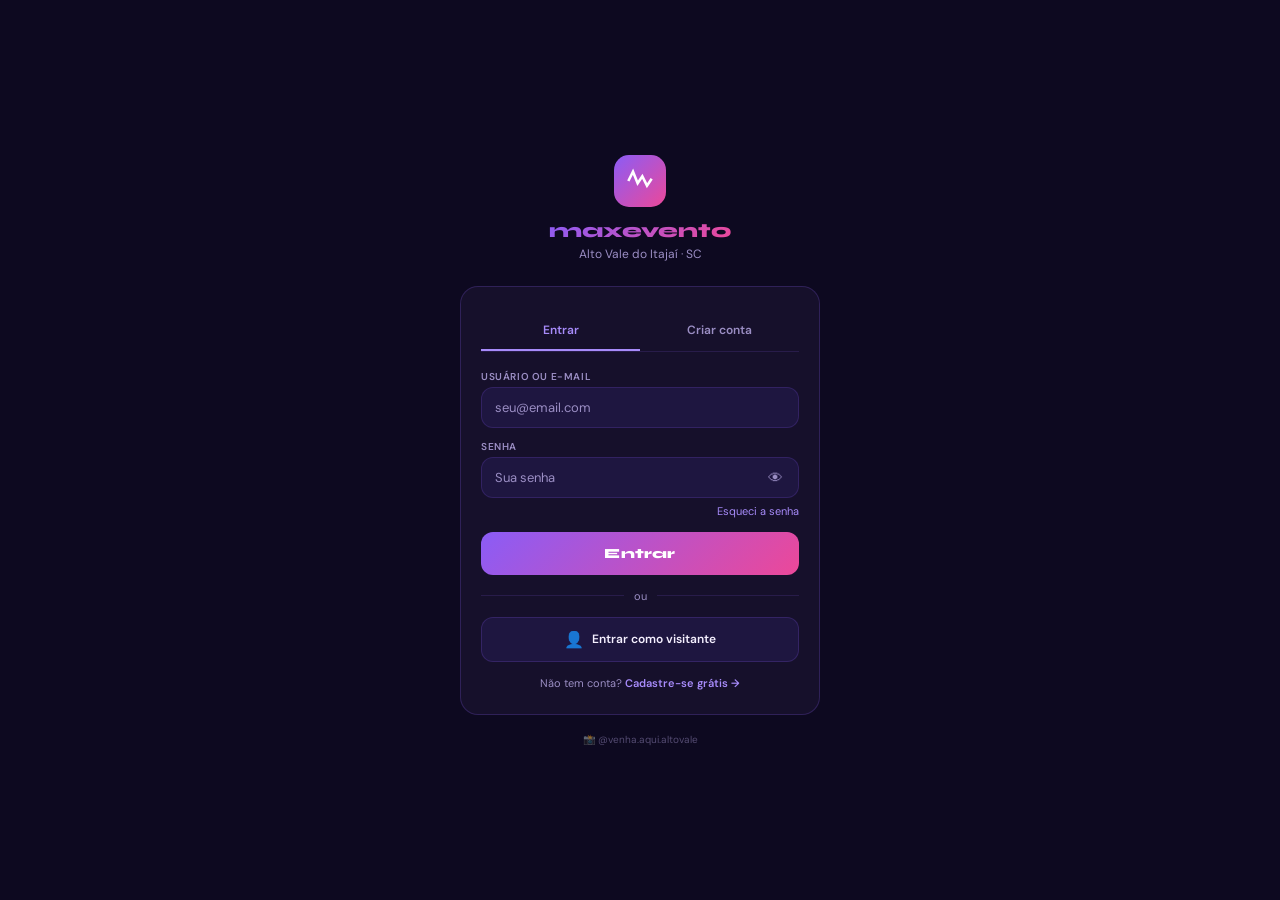
<file: maxevento_v4.html>
<!DOCTYPE html>
<html lang="pt-BR">
<head>
<meta charset="UTF-8"/>
<meta name="viewport" content="width=device-width,initial-scale=1,maximum-scale=1,user-scalable=no"/>
<meta name="theme-color" content="#0D0920"/>
<title>maxevento · Alto Vale do Itajaí</title>
<link href="https://fonts.googleapis.com/css2?family=Syne:wght@400;600;700;800&family=DM+Sans:ital,wght@0,300;0,400;0,500;0,600;1,400&display=swap" rel="stylesheet"/>
<style>
*{margin:0;padding:0;box-sizing:border-box;-webkit-tap-highlight-color:transparent}
:root{
  --p:#8B5CF6;--p2:#EC4899;--grad:linear-gradient(135deg,#8B5CF6,#EC4899);
  --bg:#0D0920;--card:#16102B;--surf:#1E1640;--surf2:#251D4A;
  --txt:#F5F0FF;--mut:#9B8EC4;--acc:#A78BFA;--grn:#34D399;--ylw:#FCD34D;
  --r:12px;--r2:18px;
  --font-h:'Syne',sans-serif;--font-b:'DM Sans',sans-serif;
  --safe-bottom:env(safe-area-inset-bottom,0px);
}
html{height:100%;overflow:hidden}
body{background:var(--bg);color:var(--txt);font-family:var(--font-b);height:100%;overflow:hidden;font-size:14px;-webkit-font-smoothing:antialiased}
.screen{display:none;flex-direction:column;height:100vh;overflow-y:auto;overflow-x:hidden;animation:fi .2s ease;-webkit-overflow-scrolling:touch}
.screen.active{display:flex}
@keyframes fi{from{opacity:0;transform:translateY(6px)}to{opacity:1;transform:translateY(0)}}

/* NAV */
.nav{display:flex;align-items:center;justify-content:space-between;padding:12px 14px;position:sticky;top:0;z-index:100;background:rgba(13,9,32,.94);backdrop-filter:blur(18px);-webkit-backdrop-filter:blur(18px);border-bottom:1px solid rgba(139,92,246,.15);flex-shrink:0}
.logo{display:flex;align-items:center;gap:7px;cursor:pointer;text-decoration:none}
.logo-mark{width:30px;height:30px;background:var(--grad);border-radius:9px;display:flex;align-items:center;justify-content:center}
.logo-mark svg{width:17px;height:17px;stroke:#fff;fill:none;stroke-width:2.2}
.logo-txt{font-family:var(--font-h);font-size:14px;font-weight:800;background:var(--grad);-webkit-background-clip:text;-webkit-text-fill-color:transparent}
.nb{width:34px;height:34px;border-radius:50%;background:var(--surf);border:1px solid rgba(139,92,246,.18);color:var(--mut);cursor:pointer;display:flex;align-items:center;justify-content:center;font-size:14px;transition:.18s;-webkit-text-fill-color:var(--mut);flex-shrink:0}
.nb:active{background:var(--surf2);transform:scale(.93)}

/* BNAV */
.bnav{position:fixed;bottom:0;left:0;right:0;background:rgba(13,9,32,.97);backdrop-filter:blur(18px);-webkit-backdrop-filter:blur(18px);border-top:1px solid rgba(139,92,246,.16);display:flex;z-index:200;padding-bottom:var(--safe-bottom)}
.bi{flex:1;display:flex;flex-direction:column;align-items:center;padding:9px 0 10px;cursor:pointer;gap:2px;color:var(--mut);font-size:9px;font-weight:500;border:none;background:none;transition:.18s;font-family:var(--font-b)}
.bi.on{color:var(--acc)}
.bi svg{width:19px;height:19px;stroke:currentColor;fill:none;stroke-width:1.8}
.bi.on svg{stroke-width:2.2}

/* FORMS */
.finput{width:100%;background:var(--surf);border:1.5px solid rgba(139,92,246,.18);border-radius:var(--r);padding:11px 13px;color:var(--txt);font-size:13px;font-family:var(--font-b);outline:none;transition:.2s;display:block;-webkit-appearance:none;appearance:none}
.finput:focus{border-color:var(--p);background:rgba(30,22,64,.9)}
.finput::placeholder{color:var(--mut)}
.ftarea{height:82px;resize:none}
.flabel{font-size:10px;color:var(--mut);margin-bottom:4px;display:block;text-transform:uppercase;letter-spacing:.6px;font-weight:600}
.fgroup{margin-bottom:12px}
select.finput{color:var(--txt)}
select.finput option{background:var(--card);color:var(--txt)}
.btnP{width:100%;padding:13px;border-radius:var(--r);background:var(--grad);border:none;color:#fff;font-size:14px;font-weight:800;cursor:pointer;font-family:var(--font-h);transition:.15s;letter-spacing:.2px}
.btnP:active{transform:scale(.97);opacity:.9}
.btnO{width:100%;padding:11px;border-radius:var(--r);background:transparent;border:1.5px solid rgba(139,92,246,.28);color:var(--acc);font-size:12px;font-weight:600;cursor:pointer;font-family:var(--font-b);transition:.15s}
.btnO:active{background:rgba(139,92,246,.08)}

/* CHIPS */
.chips{display:flex;gap:7px;overflow-x:auto;padding:9px 14px 4px;scrollbar-width:none;flex-shrink:0}
.chips::-webkit-scrollbar{display:none}
.chip{flex-shrink:0;padding:6px 13px;border-radius:20px;font-size:11px;font-weight:600;border:1.5px solid rgba(139,92,246,.22);background:transparent;color:var(--mut);cursor:pointer;transition:.18s;font-family:var(--font-b)}
.chip.on{background:var(--grad);border-color:transparent;color:#fff}
.chip:active{transform:scale(.95)}

/* SECTION */
.sec{padding:14px}
.sh{display:flex;align-items:center;justify-content:space-between;margin-bottom:9px}
.st{font-family:var(--font-h);font-size:14px;font-weight:700}
.sa{font-size:11px;color:var(--acc);cursor:pointer;background:none;border:none;font-family:var(--font-b);font-weight:600}

/* EVENT CARDS — compact */
.ec{background:var(--card);border-radius:var(--r);border:1px solid rgba(139,92,246,.1);overflow:hidden;cursor:pointer;display:flex;transition:.15s;margin-bottom:8px;min-height:72px}
.ec:active{transform:scale(.98);border-color:rgba(139,92,246,.3)}
.ec-img{width:72px;height:72px;display:flex;align-items:center;justify-content:center;font-size:24px;flex-shrink:0}
.ec-body{padding:8px 11px;flex:1;display:flex;flex-direction:column;justify-content:space-between;min-width:0}
.ec-name{font-family:var(--font-h);font-size:12px;font-weight:700;color:var(--txt);line-height:1.25;margin-bottom:2px;white-space:nowrap;overflow:hidden;text-overflow:ellipsis}
.ec-meta{font-size:10px;color:var(--mut);white-space:nowrap;overflow:hidden;text-overflow:ellipsis}
.ec-bot{display:flex;align-items:center;justify-content:space-between;margin-top:3px}
.price-tag{font-size:12px;font-weight:700;color:var(--acc)}
.jbtn{padding:4px 10px;border-radius:16px;background:var(--grad);border:none;color:#fff;font-size:10px;font-weight:700;cursor:pointer;font-family:var(--font-b)}

/* FEATURED */
.feat-scroll{display:flex;gap:10px;overflow-x:auto;padding:0 14px 6px;scrollbar-width:none;flex-shrink:0}
.feat-scroll::-webkit-scrollbar{display:none}
.fc{flex-shrink:0;width:210px;border-radius:14px;overflow:hidden;position:relative;cursor:pointer;transition:.15s}
.fc:active{transform:scale(.97)}
.fc-img{height:130px;display:flex;align-items:center;justify-content:center;font-size:44px;position:relative}
.fc-ov{position:absolute;bottom:0;left:0;right:0;padding:9px 11px;background:linear-gradient(0deg,rgba(8,4,20,.97) 0%,transparent 100%)}
.fc-name{font-family:var(--font-h);font-size:12px;font-weight:700;color:#fff;line-height:1.2;margin-bottom:1px}
.fc-info{font-size:10px;color:rgba(255,255,255,.55)}

/* CAT */
.cgrid{display:grid;grid-template-columns:repeat(3,1fr);gap:8px}
.ci{background:var(--surf);border-radius:var(--r);padding:11px 6px 9px;text-align:center;cursor:pointer;border:1px solid rgba(139,92,246,.1);transition:.18s}
.ci:active{border-color:var(--p);transform:scale(.96)}

/* DETAIL */
.dh{position:relative;height:180px;display:flex;align-items:center;justify-content:center;font-size:52px;overflow:hidden;flex-shrink:0}
.dh-actions{position:absolute;top:11px;left:11px;right:11px;display:flex;justify-content:space-between;z-index:10}
.icon-btn{width:33px;height:33px;border-radius:50%;background:rgba(0,0,0,.6);border:none;color:#fff;cursor:pointer;display:flex;align-items:center;justify-content:center;font-size:14px;font-family:var(--font-b)}
.dbody{padding:14px 14px 0}
.d-info-row{display:flex;align-items:center;gap:9px;padding:8px 0;border-bottom:1px solid rgba(139,92,246,.08)}
.d-icon{width:32px;height:32px;border-radius:9px;background:var(--surf);display:flex;align-items:center;justify-content:center;font-size:13px;flex-shrink:0}
.d-lbl{font-size:9px;color:var(--mut);text-transform:uppercase;letter-spacing:.5px;margin-bottom:1px}
.d-val{font-size:12px;font-weight:500;color:var(--txt)}

/* TICKET PANE */
.ticket-pane{background:var(--surf);border-radius:var(--r2) var(--r2) 0 0;padding:16px 14px;border-top:1px solid rgba(139,92,246,.18);flex-shrink:0}
.topt{display:flex;align-items:center;justify-content:space-between;background:var(--card);border-radius:var(--r);padding:10px 12px;border:1.5px solid rgba(139,92,246,.13);cursor:pointer;margin-bottom:7px;transition:.18s}
.topt.on{border-color:var(--p);background:rgba(139,92,246,.07)}

/* PHOTO */
.photo-scroll{display:flex;gap:7px;overflow-x:auto;padding:0 0 6px;scrollbar-width:none}
.photo-scroll::-webkit-scrollbar{display:none}
.ph-thumb{flex-shrink:0;width:64px;height:64px;border-radius:9px;display:flex;align-items:center;justify-content:center;font-size:22px;border:1.5px solid rgba(139,92,246,.15)}

/* MAP */
.map-box{background:var(--surf);border-radius:var(--r);height:96px;display:flex;flex-direction:column;align-items:center;justify-content:center;gap:2px;border:1px solid rgba(139,92,246,.15);cursor:pointer;margin-bottom:12px;transition:.18s}
.map-box:active{border-color:var(--p)}

/* REVIEWS */
.rv-card{background:var(--surf);border-radius:var(--r);padding:11px;margin-bottom:7px}

/* STARS */
.istar{font-size:28px;cursor:pointer;transition:.1s;color:rgba(255,255,255,.13)}
.istar.lit{color:var(--ylw)}

/* ADMIN */
.admin-card{background:var(--card);border-radius:var(--r);border:1px solid rgba(139,92,246,.13);padding:13px;margin-bottom:9px}
.status-badge{padding:3px 9px;border-radius:7px;font-size:9px;font-weight:700;text-transform:uppercase;letter-spacing:.3px}
.s-pend{background:rgba(252,211,77,.13);color:var(--ylw)}
.s-aprv{background:rgba(52,211,153,.13);color:var(--grn)}
.s-rej{background:rgba(239,68,68,.1);color:#F87171}

/* TAGS */
.pill{padding:2px 8px;border-radius:7px;font-size:9px;font-weight:700;text-transform:uppercase;letter-spacing:.4px}
.tag-p{background:rgba(139,92,246,.16);color:#C4B5FD}
.tag-k{background:rgba(236,72,153,.16);color:#F9A8D4}
.tag-t{background:rgba(20,184,166,.16);color:#5EEAD4}
.tag-a{background:rgba(245,158,11,.16);color:#FCD34D}
.tag-b{background:rgba(59,130,246,.16);color:#93C5FD}
.tag-g{background:rgba(34,197,94,.16);color:#86EFAC}

/* MISC */
.pb80{padding-bottom:80px}
.divider{height:1px;background:rgba(139,92,246,.08);margin:3px 0}
.toast{position:fixed;bottom:86px;left:50%;transform:translateX(-50%);background:#1A1030;border:1px solid rgba(139,92,246,.38);color:var(--txt);padding:9px 16px;border-radius:18px;font-size:12px;font-weight:500;z-index:999;opacity:0;pointer-events:none;transition:.28s;white-space:nowrap;max-width:90vw;text-align:center}
.toast.show{opacity:1}
.empty-state{text-align:center;padding:36px 14px;color:var(--mut)}
.empty-state .em{font-size:36px;margin-bottom:9px}
.verified{display:inline-flex;align-items:center;gap:3px;font-size:10px;color:var(--grn);font-weight:600}

/* LOGIN */
.login-wrap{display:flex;flex-direction:column;align-items:center;justify-content:center;min-height:100vh;padding:20px;overflow-y:auto}
.login-card{background:var(--card);border-radius:18px;border:1px solid rgba(139,92,246,.22);padding:24px 20px;width:100%;max-width:360px}
.err-msg{background:rgba(239,68,68,.1);border:1px solid rgba(239,68,68,.22);border-radius:9px;padding:9px 12px;font-size:11px;color:#F87171;margin-bottom:11px;display:none}

/* TICKET CARD */
.tkt-card{background:var(--card);border-radius:var(--r);border:1px solid rgba(139,92,246,.18);padding:13px;margin-bottom:9px;position:relative;overflow:hidden}
.tkt-card::before{content:'';position:absolute;left:0;top:0;bottom:0;width:3px;background:var(--grad)}

/* REGISTER */
.reg-tab{flex:1;padding:11px 8px;text-align:center;font-size:12px;font-weight:600;cursor:pointer;border:none;background:none;color:var(--mut);border-bottom:2px solid transparent;transition:.2s;font-family:var(--font-b)}
.reg-tab.on{color:var(--acc);border-bottom-color:var(--acc)}
.pwd-toggle{position:absolute;right:12px;top:50%;transform:translateY(-50%);background:none;border:none;color:var(--mut);cursor:pointer;font-size:15px;padding:4px}
.pwd-wrap{position:relative}
.strength-bar{height:3px;border-radius:2px;margin-top:5px;background:var(--surf2);overflow:hidden;transition:.3s}
.strength-fill{height:100%;border-radius:2px;transition:width .3s,background .3s}
.form-hint{font-size:10px;color:var(--mut);margin-top:3px}
.social-btn{width:100%;padding:11px;border-radius:var(--r);background:var(--surf);border:1.5px solid rgba(139,92,246,.2);color:var(--txt);font-size:12px;font-weight:600;cursor:pointer;font-family:var(--font-b);display:flex;align-items:center;justify-content:center;gap:8px;transition:.15s;margin-bottom:8px}
.social-btn:active{background:var(--surf2);transform:scale(.98)}
.divider-or{display:flex;align-items:center;gap:10px;margin:14px 0;color:var(--mut);font-size:11px}
.divider-or::before,.divider-or::after{content:'';flex:1;height:1px;background:rgba(139,92,246,.15)}
.check-wrap{display:flex;align-items:flex-start;gap:9px;padding:3px 0}
.check-wrap input[type="checkbox"]{width:16px;height:16px;accent-color:var(--p);flex-shrink:0;margin-top:2px;cursor:pointer}
.check-wrap label{font-size:11px;color:var(--mut);line-height:1.5;cursor:pointer}
.check-wrap label a{color:var(--acc)}
.step-indicator{display:flex;align-items:center;gap:0;margin-bottom:20px;justify-content:center}
.step-dot{width:28px;height:28px;border-radius:50%;display:flex;align-items:center;justify-content:center;font-size:11px;font-weight:700;transition:.3s;border:2px solid rgba(139,92,246,.2);color:var(--mut);background:var(--surf)}
.step-dot.done{background:var(--grad);border-color:transparent;color:#fff}
.step-dot.active{border-color:var(--p);color:var(--acc);background:rgba(139,92,246,.1)}
.step-line{flex:1;height:2px;background:rgba(139,92,246,.15);max-width:40px;transition:.3s}
.step-line.done{background:var(--grad)}
</style>
</head>
<body>

<div id="toast" class="toast"></div>

<!-- LOGIN -->
<div id="s-login" class="screen active">
  <div class="login-wrap">
    <div style="text-align:center;margin-bottom:24px">
      <div style="width:52px;height:52px;background:var(--grad);border-radius:15px;display:flex;align-items:center;justify-content:center;margin:0 auto 11px">
        <svg width="28" height="28" viewBox="0 0 24 24" stroke="#fff" fill="none" stroke-width="2.2"><polyline points="2,12 6,4 10,14 14,8 18,16 22,10"/></svg>
      </div>
      <div style="font-family:var(--font-h);font-size:20px;font-weight:800;background:var(--grad);-webkit-background-clip:text;-webkit-text-fill-color:transparent">maxevento</div>
      <div style="font-size:12px;color:var(--mut);margin-top:3px">Alto Vale do Itajaí · SC</div>
    </div>
    <div class="login-card">
      <div style="display:flex;border-bottom:1px solid rgba(139,92,246,.15);margin-bottom:18px">
        <button class="reg-tab on" id="tab-login" onclick="switchAuthTab('login')">Entrar</button>
        <button class="reg-tab" id="tab-reg" onclick="go('s-register')">Criar conta</button>
      </div>
      <div id="login-err" class="err-msg">Usuário ou senha incorretos</div>
      <div class="fgroup"><label class="flabel">Usuário ou e-mail</label><input class="finput" id="l-user" placeholder="seu@email.com" autocomplete="off"/></div>
      <div class="fgroup"><label class="flabel">Senha</label>
        <div class="pwd-wrap"><input class="finput" id="l-pass" type="password" placeholder="Sua senha"/><button class="pwd-toggle" onclick="togglePwd('l-pass',this)">👁</button></div>
      </div>
      <div style="display:flex;justify-content:flex-end;margin-top:-6px;margin-bottom:14px"><span style="font-size:11px;color:var(--acc);cursor:pointer" onclick="toast('📧 Link enviado para seu e-mail!')">Esqueci a senha</span></div>
      <button class="btnP" onclick="doLogin()">Entrar</button>
      <div class="divider-or">ou</div>
      <button class="social-btn" onclick="doGuestLogin()"><span style="font-size:16px">👤</span> Entrar como visitante</button>
      <div style="text-align:center;margin-top:14px;font-size:11px;color:var(--mut)">Não tem conta? <span style="color:var(--acc);cursor:pointer;font-weight:600" onclick="go('s-register')">Cadastre-se grátis →</span></div>
    </div>
    <div style="margin-top:18px;font-size:10px;color:rgba(155,142,196,.5);text-align:center">📸 @venha.aqui.altovale</div>
  </div>
</div>

<!-- CADASTRO -->
<div id="s-register" class="screen">
  <div class="nav">
    <button class="nb" onclick="go('s-login')" style="-webkit-text-fill-color:var(--mut)">←</button>
    <span style="font-family:var(--font-h);font-size:14px;font-weight:700">Criar conta</span>
    <div style="width:34px"></div>
  </div>
  <div style="flex:1;overflow-y:auto;padding:18px 16px 24px">
    <!-- step indicator -->
    <div class="step-indicator">
      <div class="step-dot active" id="sdot1">1</div>
      <div class="step-line" id="sline1"></div>
      <div class="step-dot" id="sdot2">2</div>
      <div class="step-line" id="sline2"></div>
      <div class="step-dot" id="sdot3">✓</div>
    </div>

    <!-- STEP 1: dados pessoais -->
    <div id="reg-step1">
      <div style="font-family:var(--font-h);font-size:17px;font-weight:700;margin-bottom:3px">Seus dados 👤</div>
      <div style="font-size:12px;color:var(--mut);margin-bottom:18px">Rápido! Menos de 1 minuto</div>

      <div style="display:grid;grid-template-columns:1fr 1fr;gap:10px">
        <div class="fgroup" style="margin-bottom:0">
          <label class="flabel">Nome *</label>
          <input class="finput" id="r-nome" placeholder="Ana"/>
        </div>
        <div class="fgroup" style="margin-bottom:0">
          <label class="flabel">Sobrenome *</label>
          <input class="finput" id="r-sobrenome" placeholder="Silva"/>
        </div>
      </div>
      <div style="height:10px"></div>
      <div class="fgroup">
        <label class="flabel">E-mail *</label>
        <input class="finput" id="r-email" type="email" placeholder="seu@email.com"/>
        <div class="form-hint">Nunca compartilharemos seu e-mail</div>
      </div>
      <div class="fgroup">
        <label class="flabel">WhatsApp</label>
        <input class="finput" id="r-phone" type="tel" placeholder="(47) 9 9999-9999" oninput="maskPhone(this)"/>
        <div class="form-hint">Opcional — para notificações de eventos</div>
      </div>
      <div class="fgroup">
        <label class="flabel">Cidade *</label>
        <select class="finput" id="r-city">
          <option value="">Selecione sua cidade...</option>
          <option>Rio do Sul</option><option>Ituporanga</option><option>Ibirama</option>
          <option>Taió</option><option>Agrolândia</option><option>Lontras</option>
          <option>Pouso Redondo</option><option>Outra no Alto Vale</option>
        </select>
      </div>
      <button class="btnP" onclick="regStep1()">Continuar →</button>
    </div>

    <!-- STEP 2: senha e preferências -->
    <div id="reg-step2" style="display:none">
      <div style="font-family:var(--font-h);font-size:17px;font-weight:700;margin-bottom:3px">Segurança 🔒</div>
      <div style="font-size:12px;color:var(--mut);margin-bottom:18px">Crie uma senha forte</div>

      <div class="fgroup">
        <label class="flabel">Usuário *</label>
        <input class="finput" id="r-user" placeholder="Ex: anasilva123" oninput="checkUsername(this)"/>
        <div class="form-hint" id="user-hint">Mín. 4 caracteres, sem espaços</div>
      </div>
      <div class="fgroup">
        <label class="flabel">Senha *</label>
        <div class="pwd-wrap">
          <input class="finput" id="r-pass" type="password" placeholder="Mínimo 6 caracteres" oninput="checkPwdStrength(this)"/>
          <button class="pwd-toggle" onclick="togglePwd('r-pass',this)">👁</button>
        </div>
        <div class="strength-bar"><div class="strength-fill" id="strength-fill" style="width:0%"></div></div>
        <div class="form-hint" id="strength-txt">Digite uma senha</div>
      </div>
      <div class="fgroup">
        <label class="flabel">Confirmar senha *</label>
        <div class="pwd-wrap">
          <input class="finput" id="r-pass2" type="password" placeholder="Repita a senha"/>
          <button class="pwd-toggle" onclick="togglePwd('r-pass2',this)">👁</button>
        </div>
      </div>

      <div style="background:var(--surf);border-radius:var(--r);padding:12px;margin-bottom:14px;border:1px solid rgba(139,92,246,.12)">
        <div style="font-size:11px;font-weight:700;color:var(--txt);margin-bottom:9px">🎯 Interesses (opcional)</div>
        <div style="display:flex;flex-wrap:wrap;gap:6px" id="interest-chips">
          <button class="chip" onclick="toggleInterest(this,'Música')">🎵 Música</button>
          <button class="chip" onclick="toggleInterest(this,'Teatro')">🎭 Teatro</button>
          <button class="chip" onclick="toggleInterest(this,'Cultura')">🎨 Cultura</button>
          <button class="chip" onclick="toggleInterest(this,'Oficina')">🛠 Oficinas</button>
          <button class="chip" onclick="toggleInterest(this,'Palestra')">🎤 Palestras</button>
          <button class="chip" onclick="toggleInterest(this,'Negócio')">💼 Negócios</button>
        </div>
      </div>

      <div style="display:flex;flex-direction:column;gap:9px;margin-bottom:16px">
        <div class="check-wrap">
          <input type="checkbox" id="r-terms" checked/>
          <label for="r-terms">Concordo com os <a href="#" onclick="toast('📄 Termos de Uso')">Termos de Uso</a> e <a href="#" onclick="toast('📄 Política de Privacidade')">Privacidade</a></label>
        </div>
        <div class="check-wrap">
          <input type="checkbox" id="r-news" checked/>
          <label for="r-news">Quero receber novidades de eventos por e-mail</label>
        </div>
      </div>
      <div style="display:flex;gap:9px">
        <button class="btnO" style="width:auto;padding:12px 18px;font-size:12px" onclick="regBackStep()">← Voltar</button>
        <button class="btnP" style="flex:1" onclick="regStep2()">Criar conta 🎉</button>
      </div>
    </div>

    <!-- STEP 3: sucesso -->
    <div id="reg-step3" style="display:none;text-align:center;padding-top:20px">
      <div style="font-size:56px;margin-bottom:14px;animation:bounce .5s ease">🎉</div>
      <div style="font-family:var(--font-h);font-size:20px;font-weight:800;margin-bottom:6px" id="reg-success-name">Bem-vindo!</div>
      <div style="font-size:13px;color:var(--mut);margin-bottom:24px;line-height:1.6">Sua conta foi criada com sucesso.<br>Explore os eventos do Alto Vale!</div>
      <button class="btnP" onclick="loginFromReg()">Começar a explorar →</button>
    </div>
  </div>
</div>

<!-- HOME -->
<div id="s-home" class="screen">
  <div class="nav">
    <div class="logo" onclick="go('s-home')">
      <div class="logo-mark"><svg viewBox="0 0 24 24" stroke="#fff" fill="none" stroke-width="2.2"><polyline points="2,12 6,4 10,14 14,8 18,16 22,10"/></svg></div>
      <span class="logo-txt">maxevento</span>
    </div>
    <div style="display:flex;gap:7px">
      <div id="nav-admin-btn" style="display:none"><button class="nb" onclick="go('s-admin')" style="-webkit-text-fill-color:var(--mut)">⚙️</button></div>
      <button class="nb" onclick="go('s-profile')" style="-webkit-text-fill-color:var(--mut)">👤</button>
    </div>
  </div>
  <div style="flex:1;overflow-y:auto" class="pb80">
    <div style="padding:14px 14px 8px;background:linear-gradient(180deg,rgba(139,92,246,.08) 0%,transparent 100%)">
      <div style="font-family:var(--font-h);font-size:20px;font-weight:800;line-height:1.2;margin-bottom:2px">O que rola no<br><span style="background:var(--grad);-webkit-background-clip:text;-webkit-text-fill-color:transparent">Alto Vale?</span></div>
      <div style="color:var(--mut);font-size:11px;margin-bottom:11px">📍 Rio do Sul · Ituporanga · Ibirama e mais</div>
      <div style="display:flex;align-items:center;gap:9px;background:var(--surf);border:1.5px solid rgba(139,92,246,.18);border-radius:var(--r);padding:10px 13px;cursor:pointer" onclick="go('s-search')">
        <span style="color:var(--mut);font-size:14px">🔍</span><span style="color:var(--mut);font-size:12px">Eventos, artistas, cidades...</span>
      </div>
    </div>
    <div class="chips" id="home-chips">
      <button class="chip on" onclick="homeCat('Todos',this)">Todos</button>
      <button class="chip" onclick="homeCat('Música',this)">🎵 Música</button>
      <button class="chip" onclick="homeCat('Teatro',this)">🎭 Teatro</button>
      <button class="chip" onclick="homeCat('Oficina',this)">🛠 Oficinas</button>
      <button class="chip" onclick="homeCat('Palestra',this)">🎤 Palestras</button>
      <button class="chip" onclick="homeCat('Cultura',this)">🎨 Cultura</button>
      <button class="chip" onclick="homeCat('Negócio',this)">💼 Negócios</button>
    </div>
    <div style="padding:4px 0 4px">
      <div class="sh" style="padding:0 14px"><span class="st">🔥 Destaques</span><button class="sa" onclick="go('s-events')">Ver todos →</button></div>
      <div class="feat-scroll" id="feat-scroll"></div>
    </div>
    <div class="sec" style="padding-top:10px">
      <div class="sh"><span class="st">📅 Próximos eventos</span><button class="sa" onclick="go('s-events')">Ver todos →</button></div>
      <div id="home-list"></div>
    </div>
    <div class="sec" style="padding-top:0">
      <div class="sh"><span class="st">📂 Categorias</span></div>
      <div class="cgrid" id="cat-grid"></div>
    </div>
    <div class="sec" style="padding-top:0">
      <div style="background:linear-gradient(135deg,rgba(139,92,246,.08),rgba(236,72,153,.08));border:1px solid rgba(236,72,153,.2);border-radius:var(--r);padding:12px;display:flex;align-items:center;gap:10px">
        <span style="font-size:22px">📸</span>
        <div><div style="font-size:12px;font-weight:700;margin-bottom:1px">@venha.aqui.altovale</div><div style="font-size:10px;color:var(--mut)">Instagram — Eventos todo dia!</div></div>
      </div>
    </div>
    <div class="sec" style="padding-top:0">
      <div class="sh"><span class="st">🕐 Eventos Passados</span></div>
      <div id="past-list"></div>
    </div>
    <div class="sec" style="padding-top:0">
      <div style="background:rgba(139,92,246,.06);border:1px solid rgba(139,92,246,.16);border-radius:var(--r);padding:14px;text-align:center">
        <div style="font-size:16px;margin-bottom:4px">📢</div>
        <div style="font-family:var(--font-h);font-size:13px;font-weight:700;margin-bottom:2px">Tem um evento para divulgar?</div>
        <div style="font-size:11px;color:var(--mut);margin-bottom:11px">Nossa equipe avalia e publica em até 24h</div>
        <button class="btnP" style="width:auto;padding:9px 20px;font-size:12px" onclick="go('s-suggest')">Sugerir Evento ↗</button>
      </div>
    </div>
  </div>
</div>

<!-- EVENTS -->
<div id="s-events" class="screen">
  <div class="nav">
    <button class="nb" onclick="back()" style="-webkit-text-fill-color:var(--mut)">←</button>
    <span style="font-family:var(--font-h);font-size:14px;font-weight:700" id="ev-title">Eventos</span>
    <div style="width:34px"></div>
  </div>
  <div style="padding:9px 14px 0">
    <div style="display:flex;align-items:center;gap:9px;background:var(--surf);border:1.5px solid rgba(139,92,246,.18);border-radius:var(--r);padding:9px 13px">
      <span style="color:var(--mut)">🔍</span><input id="ev-search" placeholder="Buscar..." oninput="filterEvList()" style="background:none;border:none;color:var(--txt);font-size:13px;flex:1;outline:none;font-family:var(--font-b)"/>
    </div>
  </div>
  <div class="chips" id="ev-chips"></div>
  <div style="padding:0 14px 7px;display:flex;gap:5px;overflow-x:auto;scrollbar-width:none" id="city-chips">
    <button class="chip on" style="padding:5px 10px;font-size:10px" onclick="evCity('Todas',this)">📍 Todas</button>
    <button class="chip" style="padding:5px 10px;font-size:10px" onclick="evCity('Rio do Sul',this)">Rio do Sul</button>
    <button class="chip" style="padding:5px 10px;font-size:10px" onclick="evCity('Ituporanga',this)">Ituporanga</button>
    <button class="chip" style="padding:5px 10px;font-size:10px" onclick="evCity('Ibirama',this)">Ibirama</button>
    <button class="chip" style="padding:5px 10px;font-size:10px" onclick="evCity('Taió',this)">Taió</button>
    <button class="chip" style="padding:5px 10px;font-size:10px" onclick="evCity('Agrolândia',this)">Agrolândia</button>
    <button class="chip" style="padding:5px 10px;font-size:10px" onclick="evCity('Lontras',this)">Lontras</button>
  </div>
  <div style="flex:1;overflow-y:auto" class="pb80">
    <div class="sec" style="padding-top:6px">
      <div id="ev-list"></div>
      <div id="ev-empty" style="display:none" class="empty-state"><div class="em">😕</div>Nenhum evento encontrado</div>
    </div>
  </div>
</div>

<!-- SEARCH -->
<div id="s-search" class="screen">
  <div class="nav" style="gap:8px">
    <button class="nb" onclick="back()" style="-webkit-text-fill-color:var(--mut)">←</button>
    <div style="display:flex;align-items:center;gap:8px;background:var(--surf);border:1.5px solid rgba(139,92,246,.18);border-radius:var(--r);padding:8px 13px;flex:1">
      <span style="color:var(--mut)">🔍</span><input id="sr-inp" placeholder="Buscar eventos, cidades..." oninput="doSearch()" autofocus style="background:none;border:none;color:var(--txt);font-size:13px;flex:1;outline:none;font-family:var(--font-b)"/>
    </div>
  </div>
  <div style="padding:9px 14px 3px;font-size:10px;color:var(--mut);font-weight:600;text-transform:uppercase;letter-spacing:.5px">Cidades</div>
  <div style="padding:0 14px 9px;display:flex;flex-wrap:wrap;gap:6px">
    <button class="chip on" onclick="srCity('Todas',this)">Todas</button>
    <button class="chip" onclick="srCity('Rio do Sul',this)">Rio do Sul</button>
    <button class="chip" onclick="srCity('Ituporanga',this)">Ituporanga</button>
    <button class="chip" onclick="srCity('Ibirama',this)">Ibirama</button>
    <button class="chip" onclick="srCity('Taió',this)">Taió</button>
    <button class="chip" onclick="srCity('Agrolândia',this)">Agrolândia</button>
    <button class="chip" onclick="srCity('Lontras',this)">Lontras</button>
  </div>
  <div style="flex:1;overflow-y:auto" class="pb80"><div class="sec" style="padding-top:4px"><div id="sr-list"></div></div></div>
</div>

<!-- DETAIL -->
<div id="s-detail" class="screen">
  <div style="flex:1;overflow-y:auto" class="pb80">
    <div style="position:relative">
      <div class="dh" id="d-hero"><span id="d-emoji">🎸</span></div>
      <div class="dh-actions">
        <button class="icon-btn" onclick="back()">←</button>
        <div style="display:flex;gap:7px">
          <button class="icon-btn" onclick="doShare()">↗</button>
          <button class="icon-btn" id="fav-btn" onclick="doFav()">🤍</button>
        </div>
      </div>
    </div>
    <div class="dbody">
      <div style="display:flex;align-items:center;gap:7px;margin-bottom:6px">
        <span class="pill" id="d-cat-badge">Música</span>
        <span class="verified" id="d-verified">✅ Verificado</span>
      </div>
      <div style="font-family:var(--font-h);font-size:18px;font-weight:800;margin-bottom:8px;line-height:1.2" id="d-title">Evento</div>
      <div style="display:flex;align-items:center;gap:7px;margin-bottom:12px;flex-wrap:wrap">
        <div id="d-stars-disp" style="display:flex;gap:1px"></div>
        <span style="font-size:13px;font-weight:700" id="d-rating-val">4.3</span>
        <span style="font-size:11px;color:var(--mut)" id="d-rcount">(127)</span>
        <button class="sa" onclick="go('s-review')">Avaliar ★</button>
      </div>
      <div class="d-info-row"><div class="d-icon">📅</div><div><div class="d-lbl">Data e hora</div><div class="d-val" id="d-date">—</div></div></div>
      <div class="d-info-row"><div class="d-icon">📍</div><div><div class="d-lbl">Local</div><div class="d-val" id="d-local">—</div></div></div>
      <div class="d-info-row"><div class="d-icon">🏙</div><div><div class="d-lbl">Cidade</div><div class="d-val" id="d-city">—</div></div></div>
      <div class="d-info-row"><div class="d-icon">🗺</div><div><div class="d-lbl">Endereço</div><div class="d-val" id="d-addr">—</div></div></div>
      <div class="d-info-row" style="border:none"><div class="d-icon">👥</div><div><div class="d-lbl">Vagas</div><div class="d-val" id="d-vagas">—</div></div></div>
      <div class="divider" style="margin:0 0 11px"></div>
      <div style="font-size:10px;color:var(--mut);text-transform:uppercase;letter-spacing:.5px;font-weight:600;margin-bottom:4px">Sobre o evento</div>
      <div style="font-size:12px;color:var(--mut);line-height:1.8;padding-bottom:12px" id="d-desc">—</div>
      <div class="sh"><span class="st" style="font-size:13px">📸 Fotos</span></div>
      <div class="photo-scroll" id="d-photos"></div>
      <div class="sh" style="margin-top:12px"><span class="st" style="font-size:13px">🗺 Localização</span></div>
      <div class="map-box" onclick="toast('Abrindo Google Maps 🗺')">
        <span style="font-size:22px">📍</span>
        <span style="font-size:12px;font-weight:700;color:var(--acc)" id="map-local">—</span>
        <span style="font-size:10px;color:var(--mut)" id="map-city">—</span>
        <span style="font-size:10px;color:var(--p);margin-top:1px">Ver no mapa ↗</span>
      </div>
      <div class="sh"><span class="st" style="font-size:13px">⭐ Avaliações</span><button class="sa" onclick="go('s-review')">Avaliar</button></div>
      <div id="d-reviews"></div>
    </div>
  </div>
  <div class="ticket-pane">
    <div style="font-size:10px;color:var(--mut);font-weight:600;text-transform:uppercase;letter-spacing:.5px;margin-bottom:9px">Ingressos</div>
    <div id="ticket-opts"></div>
    <div style="display:flex;align-items:center;gap:11px;margin:9px 0">
      <button style="width:30px;height:30px;border-radius:50%;background:var(--surf2);border:1px solid rgba(139,92,246,.22);color:var(--txt);font-size:16px;cursor:pointer;display:flex;align-items:center;justify-content:center" onclick="chgQty(-1)">−</button>
      <span style="font-size:15px;font-weight:700;min-width:22px;text-align:center" id="qty-v">1</span>
      <button style="width:30px;height:30px;border-radius:50%;background:var(--surf2);border:1px solid rgba(139,92,246,.22);color:var(--txt);font-size:16px;cursor:pointer;display:flex;align-items:center;justify-content:center" onclick="chgQty(1)">+</button>
      <span style="font-size:11px;color:var(--mut)">ingresso(s)</span>
    </div>
    <div style="display:flex;justify-content:space-between;font-size:12px;padding:3px 0"><span style="color:var(--mut)">Subtotal</span><span id="co-sub">—</span></div>
    <div style="display:flex;justify-content:space-between;font-size:14px;font-weight:700;padding:7px 0 2px;border-top:1px solid rgba(139,92,246,.12);margin-top:3px"><span>Total</span><span style="color:var(--acc)" id="co-tot">—</span></div>
    <div style="font-size:10px;color:var(--mut);margin-bottom:10px;display:flex;align-items:center;gap:3px">ℹ️ <span id="fee-txt">+ R$ 3,00 por ingresso (taxa do site)</span></div>
    <button class="btnP" onclick="go('s-checkout')">Garantir Ingresso</button>
  </div>
</div>

<!-- CHECKOUT -->
<div id="s-checkout" class="screen">
  <div class="nav"><button class="nb" onclick="back()" style="-webkit-text-fill-color:var(--mut)">←</button><span style="font-family:var(--font-h);font-size:14px;font-weight:700">Finalizar Compra</span><div style="width:34px"></div></div>
  <div style="flex:1;overflow-y:auto" class="pb80">
    <div class="sec">
      <div style="background:var(--surf);border-radius:var(--r);padding:12px;margin-bottom:12px;border:1px solid rgba(139,92,246,.15)">
        <div style="font-size:9px;color:var(--mut);margin-bottom:2px;text-transform:uppercase;letter-spacing:.5px">EVENTO</div>
        <div style="font-family:var(--font-h);font-weight:700;font-size:13px" id="co-ename">—</div>
        <div style="font-size:10px;color:var(--mut);margin-top:2px" id="co-einfo">—</div>
      </div>
      <div style="background:var(--surf);border-radius:var(--r);padding:13px;margin-bottom:12px;border:1px solid rgba(139,92,246,.15)">
        <div style="font-size:12px;font-weight:700;margin-bottom:10px">Seus dados</div>
        <input class="finput" type="text" placeholder="Nome completo" style="margin-bottom:7px" id="co-nome"/>
        <input class="finput" type="email" placeholder="E-mail" style="margin-bottom:7px" id="co-email"/>
        <input class="finput" type="tel" placeholder="WhatsApp" id="co-whats"/>
      </div>
      <div style="background:var(--surf);border-radius:var(--r);padding:13px;margin-bottom:12px;border:1px solid rgba(139,92,246,.15)">
        <div style="font-size:12px;font-weight:700;margin-bottom:9px">Resumo</div>
        <div style="display:flex;justify-content:space-between;font-size:12px;padding:2px 0"><span style="color:var(--mut)" id="coo-tipo">—</span><span id="coo-sub">—</span></div>
        <div style="display:flex;justify-content:space-between;font-size:12px;padding:2px 0"><span style="color:var(--mut)">Taxa do site</span><span id="coo-taxa" style="color:var(--mut)">—</span></div>
        <div style="display:flex;justify-content:space-between;font-size:14px;font-weight:700;padding:7px 0 0;border-top:1px solid rgba(139,92,246,.12);margin-top:5px"><span>Total</span><span style="color:var(--acc)" id="coo-total">—</span></div>
      </div>
      <div style="background:rgba(52,211,153,.06);border:1px solid rgba(52,211,153,.16);border-radius:var(--r);padding:10px;margin-bottom:12px;font-size:11px;color:var(--grn);display:flex;align-items:center;gap:7px">🔒 Pagamento seguro — Pix, Cartão ou Boleto</div>
      <button class="btnP" onclick="confirmBuy()">Confirmar e Pagar</button>
      <p style="text-align:center;font-size:10px;color:var(--mut);margin-top:9px">Dúvidas? <span style="color:var(--acc)">suporte@maxevento.com.br</span></p>
    </div>
  </div>
</div>

<!-- SUGGEST -->
<div id="s-suggest" class="screen">
  <div class="nav"><button class="nb" onclick="back()" style="-webkit-text-fill-color:var(--mut)">←</button><span style="font-family:var(--font-h);font-size:14px;font-weight:700">Sugerir Evento</span><div style="width:34px"></div></div>
  <div style="flex:1;overflow-y:auto" class="pb80">
    <div class="sec">
      <div style="background:rgba(139,92,246,.06);border-radius:var(--r);padding:11px;margin-bottom:13px;font-size:11px;color:var(--mut)">📋 Preencha e nossa equipe analisa em até 24h.</div>
      <div class="fgroup"><label class="flabel">Nome do evento *</label><input class="finput" id="sg-name" placeholder="Ex: Festival de Jazz do Alto Vale"/></div>
      <div class="fgroup"><label class="flabel">Categoria *</label>
        <select class="finput" id="sg-cat" onchange="updateSgSubcat()">
          <option value="">Selecione...</option>
          <option>Música</option><option>Teatro</option><option>Cultura</option>
          <option>Oficina</option><option>Palestra</option><option>Negócio</option>
        </select>
      </div>
      <div class="fgroup" id="sg-sub-grp" style="display:none"><label class="flabel">Subcategoria</label><select class="finput" id="sg-sub"></select></div>
      <div class="fgroup"><label class="flabel">Data e hora *</label><input class="finput" type="datetime-local" id="sg-date" style="color:var(--mut)"/></div>
      <div class="fgroup"><label class="flabel">Cidade *</label>
        <select class="finput" id="sg-city">
          <option>Rio do Sul</option><option>Ituporanga</option><option>Ibirama</option>
          <option>Taió</option><option>Agrolândia</option><option>Lontras</option><option>Pouso Redondo</option><option>Outra</option>
        </select>
      </div>
      <div class="fgroup"><label class="flabel">Local / Endereço *</label><input class="finput" id="sg-addr" placeholder="Nome do local e endereço completo"/></div>
      <div class="fgroup"><label class="flabel">Capacidade máxima</label><input class="finput" type="number" id="sg-cap" placeholder="Ex: 200 pessoas"/></div>
      <div class="fgroup"><label class="flabel">Descrição *</label><textarea class="finput ftarea" id="sg-desc" placeholder="Descreva o evento, atrações, programação..."></textarea></div>
      <div class="fgroup"><label class="flabel">Tipo de ingresso</label>
        <select class="finput" id="sg-tkt">
          <option>Gratuito (reserva de vaga)</option><option>Pago</option><option>Gratuito e Pago</option>
        </select>
      </div>
      <div class="fgroup"><label class="flabel">Preço (se pago)</label><input class="finput" type="number" id="sg-price" placeholder="Ex: 50.00"/></div>
      <div class="fgroup"><label class="flabel">Seu nome / organização *</label><input class="finput" id="sg-org" placeholder="Nome ou empresa"/></div>
      <div class="fgroup"><label class="flabel">Contato (WhatsApp ou e-mail) *</label><input class="finput" id="sg-contact" placeholder="(47) 9 9999-9999 ou email@..."/></div>
      <button class="btnP" onclick="submitSuggest()">Enviar Sugestão ↗</button>
      <div style="text-align:center;font-size:10px;color:var(--mut);margin-top:9px">Taxa do site: R$ 3,00 a R$ 4,00 por ingresso vendido</div>
    </div>
  </div>
</div>

<!-- REVIEW -->
<div id="s-review" class="screen">
  <div class="nav"><button class="nb" onclick="back()" style="-webkit-text-fill-color:var(--mut)">←</button><span style="font-family:var(--font-h);font-size:14px;font-weight:700">Avaliar Evento</span><div style="width:34px"></div></div>
  <div style="flex:1;overflow-y:auto" class="pb80">
    <div class="sec">
      <div style="text-align:center;padding:18px 0 9px">
        <div id="rv-ename" style="font-family:var(--font-h);font-size:16px;font-weight:700;margin-bottom:13px">—</div>
        <div style="font-size:11px;color:var(--mut);margin-bottom:9px">Toque nas estrelas para avaliar</div>
        <div style="display:flex;justify-content:center;gap:7px;margin-bottom:9px" id="istar-row">
          <span class="istar" onclick="setRating(1)">★</span><span class="istar" onclick="setRating(2)">★</span>
          <span class="istar" onclick="setRating(3)">★</span><span class="istar" onclick="setRating(4)">★</span>
          <span class="istar" onclick="setRating(5)">★</span>
        </div>
        <div id="rv-label" style="font-size:13px;font-weight:600;color:var(--ylw);min-height:20px"></div>
      </div>
      <div class="fgroup" style="margin-top:9px"><label class="flabel">Seu comentário</label><textarea class="finput ftarea" id="rv-text" placeholder="Conte como foi..."></textarea></div>
      <button class="btnP" onclick="submitReview()">Publicar Avaliação ⭐</button>
    </div>
  </div>
</div>

<!-- PROFILE -->
<div id="s-profile" class="screen">
  <div class="nav"><button class="nb" onclick="back()" style="-webkit-text-fill-color:var(--mut)">←</button><span style="font-family:var(--font-h);font-size:14px;font-weight:700">Minha Conta</span><button class="nb" onclick="doLogout()" style="-webkit-text-fill-color:var(--mut)" title="Sair">🚪</button></div>
  <div style="flex:1;overflow-y:auto" class="pb80">
    <div class="sec">
      <div style="display:flex;flex-direction:column;align-items:center;padding:12px 0 18px">
        <div style="width:62px;height:62px;border-radius:50%;background:var(--grad);display:flex;align-items:center;justify-content:center;font-size:24px;margin-bottom:9px" id="prof-avatar">🎉</div>
        <div style="font-family:var(--font-h);font-size:16px;font-weight:700" id="prof-name">—</div>
        <div style="font-size:11px;color:var(--mut);margin-top:2px" id="prof-role">—</div>
      </div>
      <div style="background:var(--surf);border-radius:var(--r);border:1px solid rgba(139,92,246,.13);overflow:hidden;margin-bottom:13px">
        <div class="d-info-row" style="padding:12px 13px;cursor:pointer;border:none" onclick="go('s-tickets')"><span>🎫</span><span style="margin-left:9px;font-size:12px">Meus Ingressos</span><span style="margin-left:auto;color:var(--mut);font-size:11px" id="tkt-count-badge"></span><span style="color:var(--mut);margin-left:5px">→</span></div>
        <div class="divider"></div>
        <div class="d-info-row" style="padding:12px 13px;cursor:pointer;border:none" onclick="go('s-favorites')"><span>❤️</span><span style="margin-left:9px;font-size:12px">Favoritos</span><span style="margin-left:auto;color:var(--mut);font-size:11px" id="fav-count-badge"></span><span style="color:var(--mut);margin-left:5px">→</span></div>
        <div class="divider"></div>
        <div class="d-info-row" style="padding:12px 13px;cursor:pointer;border:none" onclick="go('s-myreviews')"><span>⭐</span><span style="margin-left:9px;font-size:12px">Minhas Avaliações</span><span style="margin-left:auto;color:var(--mut);font-size:11px" id="rv-count-badge"></span><span style="color:var(--mut);margin-left:5px">→</span></div>
        <div class="divider"></div>
        <div class="d-info-row" style="padding:12px 13px;cursor:pointer;border:none" onclick="go('s-suggest')"><span>📢</span><span style="margin-left:9px;font-size:12px">Sugerir Evento</span><span style="margin-left:auto;color:var(--mut)">→</span></div>
        <div id="admin-menu-item" style="display:none">
          <div class="divider"></div>
          <div class="d-info-row" style="padding:12px 13px;cursor:pointer;border:none" onclick="go('s-admin')"><span>⚙️</span><span style="margin-left:9px;font-size:12px;color:var(--ylw)">Painel Admin</span><span style="margin-left:auto;color:var(--mut)">→</span></div>
        </div>
      </div>
      <div style="display:flex;flex-direction:column;align-items:center;gap:6px">
        <div style="text-align:center;font-size:10px;color:var(--mut)">maxevento.com.br · suporte@maxevento.com.br</div>
        <div style="text-align:center;font-size:10px;color:var(--mut)">📸 @venha.aqui.altovale</div>
      </div>
    </div>
  </div>
</div>

<!-- MY TICKETS -->
<div id="s-tickets" class="screen">
  <div class="nav"><button class="nb" onclick="back()" style="-webkit-text-fill-color:var(--mut)">←</button><span style="font-family:var(--font-h);font-size:14px;font-weight:700">Meus Ingressos</span><div style="width:34px"></div></div>
  <div style="flex:1;overflow-y:auto" class="pb80"><div class="sec" id="tickets-body"></div></div>
</div>

<!-- FAVORITES -->
<div id="s-favorites" class="screen">
  <div class="nav"><button class="nb" onclick="back()" style="-webkit-text-fill-color:var(--mut)">←</button><span style="font-family:var(--font-h);font-size:14px;font-weight:700">Favoritos</span><div style="width:34px"></div></div>
  <div style="flex:1;overflow-y:auto" class="pb80"><div class="sec" id="fav-body"></div></div>
</div>

<!-- MY REVIEWS -->
<div id="s-myreviews" class="screen">
  <div class="nav"><button class="nb" onclick="back()" style="-webkit-text-fill-color:var(--mut)">←</button><span style="font-family:var(--font-h);font-size:14px;font-weight:700">Minhas Avaliações</span><div style="width:34px"></div></div>
  <div style="flex:1;overflow-y:auto" class="pb80"><div class="sec" id="myreviews-body"></div></div>
</div>

<!-- ADMIN -->
<div id="s-admin" class="screen">
  <div class="nav"><button class="nb" onclick="back()" style="-webkit-text-fill-color:var(--mut)">←</button><span style="font-family:var(--font-h);font-size:14px;font-weight:700">⚙️ Painel Admin</span><div style="width:34px"></div></div>
  <div class="chips" id="admin-chips">
    <button class="chip on" onclick="adminFilter('todos',this)">Todos</button>
    <button class="chip" onclick="adminFilter('pendente',this)">⏳ Pendentes</button>
    <button class="chip" onclick="adminFilter('aprovado',this)">✅ Aprovados</button>
    <button class="chip" onclick="adminFilter('reprovado',this)">❌ Reprovados</button>
  </div>
  <div style="flex:1;overflow-y:auto" class="pb80"><div class="sec" id="admin-list"></div></div>
</div>

<!-- BNAV -->
<div class="bnav" id="main-bnav" style="display:none">
  <button class="bi on" id="bi0" onclick="go('s-home')"><svg viewBox="0 0 24 24"><path d="M3 9l9-7 9 7v11a2 2 0 0 1-2 2H5a2 2 0 0 1-2-2z"/><polyline points="9,22 9,12 15,12 15,22"/></svg>Início</button>
  <button class="bi" id="bi1" onclick="go('s-events')"><svg viewBox="0 0 24 24"><rect x="3" y="4" width="18" height="18" rx="2"/><line x1="16" y1="2" x2="16" y2="6"/><line x1="8" y1="2" x2="8" y2="6"/><line x1="3" y1="10" x2="21" y2="10"/></svg>Eventos</button>
  <button class="bi" id="bi2" onclick="go('s-search')"><svg viewBox="0 0 24 24"><circle cx="11" cy="11" r="8"/><line x1="21" y1="21" x2="16.65" y2="16.65"/></svg>Buscar</button>
  <button class="bi" id="bi3" onclick="go('s-suggest')"><svg viewBox="0 0 24 24"><circle cx="12" cy="12" r="10"/><line x1="12" y1="8" x2="12" y2="16"/><line x1="8" y1="12" x2="16" y2="12"/></svg>Sugerir</button>
  <button class="bi" id="bi4" onclick="go('s-profile')"><svg viewBox="0 0 24 24"><path d="M20 21v-2a4 4 0 0 0-4-4H8a4 4 0 0 0-4 4v2"/><circle cx="12" cy="7" r="4"/></svg>Conta</button>
</div>

<script>
// ── DATA ──
const SUBCATS={Música:['Rock','Sertanejo','Eletrônica','MPB','Jazz','Forró','Gospel','Clássica','Pop'],Teatro:['Comédia','Drama','Musical','Infantil','Experimental'],Cultura:['Artes Visuais','Dança','Literatura','Gastronomia','Folclore'],Oficina:['Artesanato','Culinária','Tecnologia','Arte','Jardinagem'],Palestra:['Educação','Saúde','Tecnologia','Motivacional','Meio Ambiente'],Negócio:['Empreendedorismo','Marketing','Finanças','Agro','Networking']};
const CATS=[{id:'Música',em:'🎵',sub:'Rock · Sertanejo · Forró',tag:'tag-p'},{id:'Teatro',em:'🎭',sub:'Comédia · Drama · Musical',tag:'tag-t'},{id:'Cultura',em:'🎨',sub:'Artes · Dança · Gastro',tag:'tag-k'},{id:'Oficina',em:'🛠',sub:'Arte · Culinária · Tech',tag:'tag-a'},{id:'Palestra',em:'🎤',sub:'Educação · Saúde · Tech',tag:'tag-b'},{id:'Negócio',em:'💼',sub:'Empreend. · Finanças',tag:'tag-g'}];
const EVENTS=[
  {id:0,name:'Festival Rock no Vale',cat:'Música',sub:'Rock',tag:'tag-p',em:'🎸',bg:'linear-gradient(135deg,#3B0764,#7C3AED)',date:'28 Abr · 20:00',local:'Arena Rio do Sul',city:'Rio do Sul',addr:'Rua XV de Novembro, 200 — Centro',desc:'Uma noite épica de rock ao vivo com as melhores bandas do Alto Vale. Palco profissional, iluminação cênica, food trucks e área VIP. Maior de 18 anos, documento obrigatório.',pv:45,rating:4.3,rc:127,vagas:'🟢 Vagas disponíveis (320/500)',verified:true,past:false,feat:true,photos:['🎸','🎤','🥁','🎶','🔊'],tickets:[{n:'Pista',desc:'Acesso geral',p:45},{n:'VIP',desc:'Área premium + open bar',p:90}]},
  {id:1,name:'Noite de Teatro Clássico',cat:'Teatro',sub:'Drama',tag:'tag-t',em:'🎭',bg:'linear-gradient(135deg,#064E3B,#059669)',date:'02 Mai · 19:30',local:'Teatro Municipal',city:'Ituporanga',addr:'Praça Central, s/n — Centro',desc:'O grupo cultural de Ituporanga apresenta duas peças clássicas com cenografia profissional e figurinos elaborados. Evento para toda a família.',pv:30,rating:4.7,rc:89,vagas:'🟡 Poucas vagas (48/80)',verified:true,past:false,feat:true,photos:['🎭','🎪','🎨','✨','🌟'],tickets:[{n:'Inteira',desc:'Acesso geral',p:30},{n:'Meia',desc:'Estudante/idoso (doc. obrigatório)',p:15}]},
  {id:2,name:'Summit Empreendedor SC',cat:'Negócio',sub:'Empreendedorismo',tag:'tag-g',em:'💼',bg:'linear-gradient(135deg,#78350F,#D97706)',date:'10 Mai · 08:00',local:'Centro de Eventos',city:'Ibirama',addr:'Av. Brasil, 1500 — Bairro Industrial',desc:'O maior encontro de empreendedores do Alto Vale com palestras, painéis, pitch de startups, feira de negócios e networking. Café da manhã e almoço incluídos.',pv:80,rating:4.5,rc:203,vagas:'🟢 Vagas disponíveis (180/300)',verified:true,past:false,feat:true,photos:['💼','🎤','📊','🤝','🏆'],tickets:[{n:'Individual',desc:'1 dia completo',p:80},{n:'Dois dias',desc:'Acesso total + material',p:140}]},
  {id:3,name:'Oficina de Aquarela',cat:'Oficina',sub:'Arte',tag:'tag-a',em:'🎨',bg:'linear-gradient(135deg,#831843,#EC4899)',date:'15 Mai · 14:00',local:'Espaço Cultural',city:'Taió',addr:'Rua da Cultura, 45 — Vila Nova',desc:'Aprenda técnicas de aquarela com artistas locais. Material completo incluso. Adequado para todas as idades e níveis. Vagas super limitadas!',pv:0,rating:4.9,rc:54,vagas:'🟡 Poucas vagas (22/30)',verified:true,past:false,feat:false,photos:['🎨','🖌️','🖼️','✏️','🌈'],tickets:[{n:'Gratuito',desc:'Reservar minha vaga',p:0}]},
  {id:4,name:'Palestra: IA no Agronegócio',cat:'Palestra',sub:'Tecnologia',tag:'tag-b',em:'🤖',bg:'linear-gradient(135deg,#1E3A5F,#2563EB)',date:'20 Mai · 18:30',local:'SENAI',city:'Agrolândia',addr:'Rod. SC-350, km 12 — Zona Industrial',desc:'Como a IA está revolucionando a agricultura no Alto Vale. Cases reais de produtores locais. Coffee break incluso. Reserva obrigatória mesmo sendo gratuito.',pv:0,rating:4.4,rc:31,vagas:'🟢 Vagas disponíveis (95/150)',verified:true,past:false,feat:false,photos:['🤖','🌱','📊','💡','🚜'],tickets:[{n:'Gratuito',desc:'Reservar minha vaga',p:0}]},
  {id:5,name:'Forró das Estrelas',cat:'Música',sub:'Forró',tag:'tag-p',em:'🎻',bg:'linear-gradient(135deg,#4C1D95,#8B5CF6)',date:'25 Mai · 21:00',local:'Clube Recreativo',city:'Lontras',addr:'Rua das Palmeiras, 78 — Jardim',desc:'A maior festa de forró do Alto Vale com banda ao vivo, aulas de dança e área gastronômica especial.',pv:25,rating:4.6,rc:0,vagas:'🟢 Vagas disponíveis (200/400)',verified:false,past:false,feat:false,photos:['🎻','🎺','💃','🕺','🌟'],tickets:[{n:'Pista',desc:'Acesso geral',p:25},{n:'Camarote',desc:'Mesa reservada + garçom',p:60}]},
  {id:6,name:'Festival de Jazz — Abr',cat:'Música',sub:'Jazz',tag:'tag-p',em:'🎷',bg:'linear-gradient(135deg,#1E1B4B,#4338CA)',date:'12 Abr · 20:00',local:'Parque Municipal',city:'Rio do Sul',addr:'Av. do Parque, s/n — Centro',desc:'Evento encerrado com sucesso. Mais de 800 pessoas presentes!',pv:0,rating:4.2,rc:88,vagas:'✅ Encerrado',verified:true,past:true,feat:false,photos:['🎷','🎹','🎸','🎺','🎵'],tickets:[]},
  {id:7,name:'Seminário de Saúde Mental',cat:'Palestra',sub:'Saúde',tag:'tag-b',em:'🧠',bg:'linear-gradient(135deg,#0C4A6E,#0891B2)',date:'05 Abr · 14:00',local:'UBS Central',city:'Rio do Sul',addr:'Rua da Saúde, 321 — Centro',desc:'Evento encerrado.',pv:0,rating:4.8,rc:112,vagas:'✅ Encerrado',verified:true,past:true,feat:false,photos:['🧠','❤️','🩺','💊','🌿'],tickets:[]}
];
const ADMIN_ITEMS=[
  {id:'a1',name:'Show Sertanejo — Pouso Redondo',cat:'Música',sub:'Sertanejo',org:'João Batista Eventos',date:'01 Jun · 20:00',city:'Pouso Redondo',status:'pendente',desc:'Show com dupla sertaneja regional. Capacidade: 600 pessoas.'},
  {id:'a2',name:'Feira Gastronômica do Vale',cat:'Cultura',sub:'Gastronomia',org:'Associação Comercial',date:'08 Jun · 10:00',city:'Rio do Sul',status:'pendente',desc:'Feira com pratos típicos da região. Entrada gratuita.'},
  {id:'a3',name:'Workshop de Marketing Digital',cat:'Negócio',sub:'Marketing',org:'SEBRAE Alto Vale',date:'15 Jun · 08:00',city:'Ibirama',status:'aprovado',desc:'Capacitação para empreendedores digitais.'},
  {id:'a4',name:'Peça Infantil: O Pequeno Príncipe',cat:'Teatro',sub:'Infantil',org:'Grupo Teatral Ibirama',date:'22 Jun · 15:00',city:'Ibirama',status:'reprovado',desc:'Informações incompletas. Aguardando reenvio.'}
];

// ── STATE ──
let NAV=[],CUR_EV=null,CUR_QTY=1,CUR_PV=0,CUR_TIPO='',CUR_RAT=0,EV_CAT='Todos',EV_CITY='Todas',ADMIN_F='todos';
let USER={logged:false,name:'',role:'',isAdmin:false};
let MY_TICKETS=[],MY_FAVS=new Set(),MY_REVIEWS=[];
let REG_DATA={};
let INTERESTS=new Set();

// ── AUTH ──
function doLogin(){
  const u=document.getElementById('l-user').value.trim();
  const p=document.getElementById('l-pass').value.trim();
  const err=document.getElementById('login-err');
  if(u==='Liquitas'&&p==='123321'){loginAs('Liquitas','Administrador',true);}
  else if(u&&p&&p.length>=4){loginAs(u,'Participante',false);}
  else{err.style.display='block';setTimeout(()=>err.style.display='none',2500);}
}
function doGuestLogin(){loginAs('Visitante','Participante',false);}
function loginAs(name,role,isAdmin){
  USER={logged:true,name,role,isAdmin};
  document.getElementById('main-bnav').style.display='flex';
  document.getElementById('nav-admin-btn').style.display=isAdmin?'block':'none';
  document.getElementById('admin-menu-item').style.display=isAdmin?'block':'none';
  initHome();go('s-home');
}
function doLogout(){
  USER={logged:false,name:'',role:'',isAdmin:false};
  document.getElementById('main-bnav').style.display='none';
  document.querySelectorAll('.screen').forEach(s=>s.classList.remove('active'));
  document.getElementById('s-login').classList.add('active');
  document.getElementById('l-user').value='';document.getElementById('l-pass').value='';
  NAV=[];
}
function switchAuthTab(t){
  document.getElementById('tab-login').classList.toggle('on',t==='login');
  document.getElementById('tab-reg').classList.toggle('on',t==='reg');
}
document.getElementById('l-pass').addEventListener('keydown',e=>{if(e.key==='Enter')doLogin();});

// ── REGISTER ──
let REG_STEP=1;
function setRegStep(n){
  REG_STEP=n;
  [1,2,3].forEach(i=>{
    const el=document.getElementById('reg-step'+i);
    if(el) el.style.display=i===n?'block':'none';
  });
  // dots
  const dots=[document.getElementById('sdot1'),document.getElementById('sdot2'),document.getElementById('sdot3')];
  const lines=[document.getElementById('sline1'),document.getElementById('sline2')];
  dots.forEach((d,i)=>{
    d.classList.remove('active','done');
    if(i+1<n) d.classList.add('done');
    else if(i+1===n) d.classList.add('active');
  });
  lines.forEach((l,i)=>{l.classList.toggle('done',i+1<n);});
}
function regStep1(){
  const nome=document.getElementById('r-nome').value.trim();
  const sobrenome=document.getElementById('r-sobrenome').value.trim();
  const email=document.getElementById('r-email').value.trim();
  const city=document.getElementById('r-city').value;
  if(!nome||!sobrenome){toast('⚠️ Informe nome e sobrenome');return;}
  if(!email||!email.includes('@')){toast('⚠️ E-mail inválido');return;}
  if(!city){toast('⚠️ Selecione sua cidade');return;}
  REG_DATA={nome,sobrenome,email,phone:document.getElementById('r-phone').value,city};
  setRegStep(2);
}
function regBackStep(){setRegStep(1);}
function regStep2(){
  const user=document.getElementById('r-user').value.trim();
  const pass=document.getElementById('r-pass').value;
  const pass2=document.getElementById('r-pass2').value;
  const terms=document.getElementById('r-terms').checked;
  if(!user||user.length<4||/\s/.test(user)){toast('⚠️ Usuário inválido (mín. 4 chars, sem espaços)');return;}
  if(!pass||pass.length<6){toast('⚠️ Senha deve ter mínimo 6 caracteres');return;}
  if(pass!==pass2){toast('⚠️ As senhas não coincidem');return;}
  if(!terms){toast('⚠️ Aceite os termos para continuar');return;}
  REG_DATA={...REG_DATA,user,pass};
  setRegStep(3);
  document.getElementById('reg-success-name').textContent='Bem-vindo, '+REG_DATA.nome+'! 🎉';
}
function loginFromReg(){
  loginAs(REG_DATA.nome+' '+REG_DATA.sobrenome,'Participante',false);
}
function toggleInterest(el,cat){
  if(INTERESTS.has(cat)){INTERESTS.delete(cat);el.classList.remove('on');}
  else{INTERESTS.add(cat);el.classList.add('on');}
}
function togglePwd(id,btn){
  const inp=document.getElementById(id);
  if(inp.type==='password'){inp.type='text';btn.textContent='🙈';}
  else{inp.type='password';btn.textContent='👁';}
}
function checkPwdStrength(inp){
  const v=inp.value,fill=document.getElementById('strength-fill'),txt=document.getElementById('strength-txt');
  let s=0,label='',color='';
  if(v.length>=6)s++;if(v.length>=10)s++;if(/[A-Z]/.test(v))s++;if(/[0-9]/.test(v))s++;if(/[^a-zA-Z0-9]/.test(v))s++;
  const levels=[['0%','',''],['20%','#EF4444','Muito fraca'],['40%','#F59E0B','Fraca'],['60%','#EAB308','Regular'],['80%','#22C55E','Forte'],['100%','#10B981','Muito forte']];
  const l=levels[s]||levels[0];
  fill.style.width=l[0];fill.style.background=l[1];txt.textContent=l[2];
}
function checkUsername(inp){
  const hint=document.getElementById('user-hint');
  if(inp.value.length<4){hint.textContent='Mín. 4 caracteres';hint.style.color='#F87171';}
  else if(/\s/.test(inp.value)){hint.textContent='Sem espaços';hint.style.color='#F87171';}
  else{hint.textContent='✓ Nome de usuário disponível';hint.style.color='var(--grn)';}
}
function maskPhone(inp){
  let v=inp.value.replace(/\D/g,'');
  if(v.length>2)v=`(${v.slice(0,2)}) ${v.slice(2)}`;
  if(v.length>9)v=v.slice(0,9)+' '+v.slice(9);
  if(v.length>14)v=v.slice(0,14)+'-'+v.slice(14,18);
  inp.value=v.slice(0,19);
}

// ── NAV ──
function go(id){
  document.querySelectorAll('.screen').forEach(s=>s.classList.remove('active'));
  document.getElementById(id).classList.add('active');
  NAV.push(id);updBnav(id);
  // scroll to top
  setTimeout(()=>{const el=document.getElementById(id);if(el){const scroll=el.querySelector('[style*="overflow-y"]')||el;scroll.scrollTop=0;}},50);
  const handlers={
    's-events':()=>{renderEvList();renderEvChips();},
    's-search':()=>renderList(EVENTS,document.getElementById('sr-list')),
    's-profile':()=>renderProfile(),
    's-tickets':()=>renderTickets(),
    's-favorites':()=>renderFavorites(),
    's-myreviews':()=>renderMyReviews(),
    's-admin':()=>{if(!USER.isAdmin){toast('⛔ Acesso restrito ao administrador');back();return;}renderAdmin(ADMIN_F);},
    's-register':()=>setRegStep(1),
  };
  if(handlers[id]) handlers[id]();
}
function back(){NAV.pop();const p=NAV.length?NAV[NAV.length-1]:'s-home';NAV.pop();go(p);}
function updBnav(id){
  const map={'s-home':0,'s-events':1,'s-search':2,'s-suggest':3,'s-profile':4};
  for(let i=0;i<5;i++) document.getElementById('bi'+i).classList.toggle('on',i===map[id]);
}

// ── TOAST ──
function toast(msg){const t=document.getElementById('toast');t.textContent=msg;t.classList.add('show');setTimeout(()=>t.classList.remove('show'),2600);}

// ── STARS ──
function makeStars(r,sz){let s='';for(let i=1;i<=5;i++)s+=`<span style="font-size:${sz||12}px;color:${i<=Math.round(r)?'#FCD34D':'rgba(255,255,255,.16)'}">★</span>`;return s;}

// ── EVENT CARD (compact) ──
function makeEvCard(e,past){
  const d=document.createElement('div');
  d.className='ec';if(past)d.style.opacity='.6';
  d.onclick=()=>openEv(e.id);
  const priceLabel=past?'<span style="font-size:9px;color:var(--mut)">✅ Encerrado</span>':(e.pv===0?'<span style="color:var(--grn);font-size:11px;font-weight:700">GRÁTIS</span>':'<span class="price-tag">R$ '+e.pv+'</span>');
  const bot=past?`<div style="display:flex;gap:1px">${makeStars(e.rating,10)}</div>`:priceLabel+'<button class="jbtn">Ver +</button>';
  d.innerHTML=`<div class="ec-img" style="background:${e.bg}">${e.em}</div>
  <div class="ec-body">
    <span class="pill ${e.tag}" style="font-size:9px;margin-bottom:2px">${e.cat} · ${e.sub}</span>
    <div class="ec-name">${e.name}</div>
    <div class="ec-meta">📅 ${e.date} · 📍 ${e.city}</div>
    <div class="ec-bot">${bot}</div>
  </div>`;
  return d;
}
function renderList(list,container,past){container.innerHTML='';list.forEach(e=>container.appendChild(makeEvCard(e,past||e.past)));}

// ── OPEN EVENT ──
function openEv(id){
  CUR_EV=EVENTS[id];const e=CUR_EV;
  document.getElementById('d-hero').style.background=e.bg;
  document.getElementById('d-emoji').textContent=e.em;
  document.getElementById('d-title').textContent=e.name;
  document.getElementById('d-cat-badge').textContent=e.cat+' · '+e.sub;
  document.getElementById('d-cat-badge').className='pill '+e.tag;
  document.getElementById('d-verified').style.display=e.verified?'inline-flex':'none';
  document.getElementById('d-date').textContent=e.date;
  document.getElementById('d-local').textContent=e.local;
  document.getElementById('d-city').textContent=e.city+', SC';
  document.getElementById('d-addr').textContent=e.addr;
  document.getElementById('d-vagas').textContent=e.vagas;
  document.getElementById('d-desc').textContent=e.desc;
  document.getElementById('d-rating-val').textContent=e.rating;
  document.getElementById('d-rcount').textContent='('+e.rc+' avaliações)';
  document.getElementById('d-stars-disp').innerHTML=makeStars(e.rating,13);
  document.getElementById('map-local').textContent=e.local;
  document.getElementById('map-city').textContent=e.city+', SC — Alto Vale do Itajaí';
  document.getElementById('fav-btn').textContent=MY_FAVS.has(id)?'❤️':'🤍';
  document.getElementById('rv-ename').textContent=e.name;
  document.getElementById('co-ename').textContent=e.name;
  document.getElementById('co-einfo').textContent=e.date+' · '+e.local;
  // photos
  const ph=document.getElementById('d-photos');ph.innerHTML='';
  const phbg=['rgba(139,92,246,.2)','rgba(236,72,153,.2)','rgba(20,184,166,.2)','rgba(245,158,11,.2)','rgba(59,130,246,.2)'];
  e.photos.forEach((p,i)=>{const d=document.createElement('div');d.className='ph-thumb';d.style.background=phbg[i%5];d.textContent=p;ph.appendChild(d);});
  // reviews
  const rv=document.getElementById('d-reviews');rv.innerHTML='';
  const evRvs=MY_REVIEWS.filter(r=>r.evId===id);
  const baseRvs=[{name:'Ana S.',av:'🧑',rating:5,date:'20 Abr',text:'Evento incrível! Organização impecável!'},{name:'Carlos M.',av:'👨',rating:4,date:'18 Abr',text:'Muito bom! Som poderia ser melhor no fundo, mas valeu cada centavo.'}];
  [...evRvs,...(e.rc>0?baseRvs:[])].forEach(r=>{
    const d=document.createElement('div');d.className='rv-card';
    d.innerHTML=`<div style="display:flex;align-items:center;gap:7px;margin-bottom:5px"><div style="width:26px;height:26px;border-radius:50%;background:var(--surf2);display:flex;align-items:center;justify-content:center;font-size:12px">${r.av||'👤'}</div><div><div style="font-size:12px;font-weight:600">${r.name}</div><div style="font-size:9px;color:var(--mut)">${r.date||'Agora'}</div></div><div style="margin-left:auto;display:flex;gap:1px">${makeStars(r.rating,10)}</div></div><div style="font-size:11px;color:var(--mut);line-height:1.6">${r.text}</div>`;
    rv.appendChild(d);
  });
  if(!evRvs.length&&e.rc===0){rv.innerHTML='<div style="text-align:center;padding:14px;color:var(--mut);font-size:12px">Seja o primeiro a avaliar!</div>';}
  // tickets
  const to=document.getElementById('ticket-opts');to.innerHTML='';
  CUR_PV=e.tickets.length?e.tickets[0].p:0;CUR_TIPO=e.tickets.length?e.tickets[0].n:'';CUR_QTY=1;
  e.tickets.forEach((t,i)=>{
    const d=document.createElement('div');d.className='topt'+(i===0?' on':'');
    d.innerHTML=`<div><div style="font-size:12px;font-weight:600">${t.n}</div><div style="font-size:10px;color:var(--mut)">${t.desc}</div></div><span style="font-size:14px;font-weight:800;color:${t.p===0?'var(--grn)':'var(--acc)'}">${t.p===0?'GRÁTIS':'R$ '+t.p}</span>`;
    d.onclick=()=>{document.querySelectorAll('.topt').forEach(x=>x.classList.remove('on'));d.classList.add('on');CUR_PV=t.p;CUR_TIPO=t.n;updateTotal();};
    to.appendChild(d);
  });
  document.getElementById('qty-v').textContent='1';
  document.getElementById('fee-txt').textContent=CUR_PV>0?'+ R$ 3,00 por ingresso (taxa do site)':'Sem taxa para eventos gratuitos';
  updateTotal();go('s-detail');
}
function updateTotal(){
  const sub=CUR_PV*CUR_QTY,taxa=CUR_PV>0?3*CUR_QTY:0;
  const fmt=v=>v===0?'GRÁTIS':'R$ '+v.toFixed(2).replace('.',',');
  document.getElementById('co-sub').textContent=fmt(sub);
  document.getElementById('co-tot').textContent=fmt(sub+taxa);
  document.getElementById('coo-tipo').textContent=(CUR_TIPO||'Ingresso')+' × '+CUR_QTY;
  document.getElementById('coo-sub').textContent=fmt(sub);
  document.getElementById('coo-taxa').textContent=taxa===0?'—':'R$ '+taxa.toFixed(2).replace('.',',');
  document.getElementById('coo-total').textContent=fmt(sub+taxa);
}
function chgQty(d){CUR_QTY=Math.max(1,Math.min(10,CUR_QTY+d));document.getElementById('qty-v').textContent=CUR_QTY;updateTotal();}

// ── BUY ──
function confirmBuy(){
  if(!CUR_EV)return;
  const taxa=CUR_PV>0?3*CUR_QTY:0;
  const tkt={evId:CUR_EV.id,evName:CUR_EV.name,tipo:CUR_TIPO,qty:CUR_QTY,total:CUR_PV*CUR_QTY+taxa,date:CUR_EV.date,local:CUR_EV.local,city:CUR_EV.city,em:CUR_EV.em,bg:CUR_EV.bg,pv:CUR_PV,boughtAt:new Date().toLocaleDateString('pt-BR')};
  MY_TICKETS.push(tkt);
  updateBadges();
  toast('✅ Ingresso confirmado! Chegará por e-mail 🎉');
  setTimeout(()=>go('s-tickets'),1200);
}

// ── FAV ──
function doFav(){
  if(!CUR_EV)return;const id=CUR_EV.id;
  MY_FAVS.has(id)?MY_FAVS.delete(id):MY_FAVS.add(id);
  document.getElementById('fav-btn').textContent=MY_FAVS.has(id)?'❤️':'🤍';
  toast(MY_FAVS.has(id)?'❤️ Adicionado aos favoritos!':'Removido dos favoritos');
  updateBadges();
}

// ── SHARE ──
function doShare(){if(!CUR_EV)return;toast('📲 Link copiado! maxevento.com.br/evento/'+CUR_EV.id);}

// ── REVIEW ──
function setRating(n){CUR_RAT=n;const labels=['','Ruim','Regular','Bom','Muito bom','Excelente!'];document.querySelectorAll('.istar').forEach((s,i)=>s.classList.toggle('lit',i<n));document.getElementById('rv-label').textContent=labels[n];}
function submitReview(){
  if(!CUR_RAT){toast('Selecione uma nota ⭐');return;}
  const txt=document.getElementById('rv-text').value||'';
  MY_REVIEWS.push({evId:CUR_EV.id,evName:CUR_EV.name,rating:CUR_RAT,text:txt||'Ótimo evento!',name:USER.name,av:'👤',date:'Agora'});
  toast('⭐ Avaliação publicada! Obrigado!');updateBadges();
  CUR_RAT=0;document.querySelectorAll('.istar').forEach(s=>s.classList.remove('lit'));
  document.getElementById('rv-label').textContent='';document.getElementById('rv-text').value='';
  setTimeout(()=>back(),1200);
}

// ── PROFILE ──
function renderProfile(){
  document.getElementById('prof-name').textContent=USER.name;
  document.getElementById('prof-role').textContent=USER.role+(USER.isAdmin?' · Admin MaxEvento':'');
  document.getElementById('prof-avatar').textContent=USER.isAdmin?'⚙️':'🎉';
  updateBadges();
}
function updateBadges(){
  document.getElementById('tkt-count-badge').textContent=MY_TICKETS.length?MY_TICKETS.length+' ingresso(s)':'';
  document.getElementById('fav-count-badge').textContent=MY_FAVS.size?MY_FAVS.size+' evento(s)':'';
  document.getElementById('rv-count-badge').textContent=MY_REVIEWS.length?MY_REVIEWS.length+' avaliação(ões)':'';
}

// ── MY TICKETS ──
function renderTickets(){
  const c=document.getElementById('tickets-body');c.innerHTML='';
  if(!MY_TICKETS.length){c.innerHTML='<div class="empty-state"><div class="em">🎫</div>Você ainda não tem ingressos.<br><br><button class="btnP" style="width:auto;padding:9px 18px;font-size:12px" onclick="go(\'s-events\')">Ver Eventos</button></div>';return;}
  MY_TICKETS.forEach((t,i)=>{
    const d=document.createElement('div');d.className='tkt-card';
    d.innerHTML=`<div style="display:flex;align-items:center;gap:9px;margin-bottom:9px">
      <div style="width:40px;height:40px;border-radius:9px;background:${t.bg};display:flex;align-items:center;justify-content:center;font-size:18px;flex-shrink:0">${t.em}</div>
      <div><div style="font-family:var(--font-h);font-size:13px;font-weight:700">${t.evName}</div><div style="font-size:10px;color:var(--mut)">${t.tipo} · ${t.qty}x</div></div>
      <div style="margin-left:auto;text-align:right"><div style="font-size:12px;font-weight:700;color:var(--acc)">${t.pv===0?'GRÁTIS':'R$ '+t.total.toFixed(2).replace('.',',')}</div><div style="font-size:9px;color:var(--mut)">${t.boughtAt}</div></div>
    </div>
    <div style="display:flex;flex-direction:column;gap:2px;font-size:11px;color:var(--mut);background:var(--surf);border-radius:9px;padding:9px">
      <span>📅 ${t.date}</span><span>📍 ${t.local} · ${t.city}</span>
    </div>
    <div style="margin-top:9px;display:flex;gap:7px">
      <button class="btnO" style="flex:1;padding:7px;font-size:11px" onclick="toast('📲 Ingresso compartilhado!')">Compartilhar ↗</button>
      <button class="jbtn" style="flex:1;padding:7px;font-size:11px;border-radius:9px" onclick="openEv(${t.evId})">Ver evento</button>
    </div>`;
    c.appendChild(d);
  });
}

// ── FAVORITES ──
function renderFavorites(){
  const c=document.getElementById('fav-body');c.innerHTML='';
  if(!MY_FAVS.size){c.innerHTML='<div class="empty-state"><div class="em">🤍</div>Nenhum favorito ainda.<br><br><button class="btnP" style="width:auto;padding:9px 18px;font-size:12px" onclick="go(\'s-events\')">Explorar Eventos</button></div>';return;}
  EVENTS.filter(e=>MY_FAVS.has(e.id)).forEach(e=>c.appendChild(makeEvCard(e)));
}

// ── MY REVIEWS ──
function renderMyReviews(){
  const c=document.getElementById('myreviews-body');c.innerHTML='';
  if(!MY_REVIEWS.length){c.innerHTML='<div class="empty-state"><div class="em">⭐</div>Você ainda não avaliou nenhum evento.<br><br><button class="btnP" style="width:auto;padding:9px 18px;font-size:12px" onclick="go(\'s-events\')">Ver Eventos</button></div>';return;}
  MY_REVIEWS.forEach(r=>{
    const d=document.createElement('div');d.className='rv-card';
    d.innerHTML=`<div style="display:flex;align-items:center;justify-content:space-between;margin-bottom:5px">
      <div style="font-family:var(--font-h);font-size:12px;font-weight:700">${r.evName}</div>
      <div style="display:flex;gap:1px">${makeStars(r.rating,11)}</div>
    </div>
    <div style="font-size:11px;color:var(--mut);line-height:1.6">${r.text}</div>
    <button class="sa" style="margin-top:7px" onclick="openEv(${r.evId})">Ver evento →</button>`;
    c.appendChild(d);
  });
}

// ── SUGGEST ──
function updateSgSubcat(){
  const cat=document.getElementById('sg-cat').value;
  const grp=document.getElementById('sg-sub-grp'),sel=document.getElementById('sg-sub');
  if(cat&&SUBCATS[cat]){grp.style.display='block';sel.innerHTML=SUBCATS[cat].map(s=>`<option>${s}</option>`).join('');}
  else grp.style.display='none';
}
function submitSuggest(){
  const name=document.getElementById('sg-name').value.trim();
  const cat=document.getElementById('sg-cat').value;
  const org=document.getElementById('sg-org').value.trim();
  if(!name||!cat||!org){toast('Preencha os campos obrigatórios *');return;}
  const sub=document.getElementById('sg-sub')?.value||cat;
  const city=document.getElementById('sg-city').value;
  const date=document.getElementById('sg-date').value||'A definir';
  const addr=document.getElementById('sg-addr').value||'A definir';
  const desc=document.getElementById('sg-desc').value||'Sem descrição';
  const contact=document.getElementById('sg-contact').value||'—';
  ADMIN_ITEMS.unshift({id:'u'+Date.now(),name,cat,sub,org,date,city,status:'pendente',desc,contact});
  toast('✅ Sugestão enviada! Nossa equipe analisa em até 24h 🎉');
  setTimeout(()=>back(),1400);
}

// ── EVENTS LIST ──
function renderEvList(){
  const c=document.getElementById('ev-list');c.innerHTML='';
  const q=(document.getElementById('ev-search')||{}).value?.toLowerCase()||'';
  const list=EVENTS.filter(e=>{
    if(e.past) return false;
    if(EV_CAT!=='Todos'&&e.cat!==EV_CAT) return false;
    if(EV_CITY!=='Todas'&&e.city!==EV_CITY) return false;
    if(q&&!e.name.toLowerCase().includes(q)&&!e.city.toLowerCase().includes(q)&&!e.sub.toLowerCase().includes(q)) return false;
    return true;
  });
  if(!list.length){document.getElementById('ev-empty').style.display='block';return;}
  document.getElementById('ev-empty').style.display='none';
  list.forEach(e=>c.appendChild(makeEvCard(e)));
}
function filterEvList(){renderEvList();}
function renderEvChips(){
  const c=document.getElementById('ev-chips');c.innerHTML='';
  ['Todos','Música','Teatro','Cultura','Oficina','Palestra','Negócio'].forEach(cat=>{
    const b=document.createElement('button');b.className='chip'+(cat===EV_CAT?' on':'');b.textContent=cat;
    b.onclick=()=>{EV_CAT=cat;document.querySelectorAll('#ev-chips .chip').forEach(x=>x.classList.remove('on'));b.classList.add('on');renderEvList();};
    c.appendChild(b);
  });
}
function evCity(city,el){EV_CITY=city;document.querySelectorAll('#city-chips .chip').forEach(x=>x.classList.remove('on'));el.classList.add('on');renderEvList();}

// ── SEARCH ──
function doSearch(){
  const q=document.getElementById('sr-inp').value.toLowerCase();
  const list=EVENTS.filter(e=>e.name.toLowerCase().includes(q)||e.city.toLowerCase().includes(q)||e.cat.toLowerCase().includes(q)||e.sub.toLowerCase().includes(q));
  renderList(list,document.getElementById('sr-list'));
}
function srCity(city,el){
  document.querySelectorAll('#s-search .chip').forEach(x=>x.classList.remove('on'));el.classList.add('on');
  const list=city==='Todas'?EVENTS:EVENTS.filter(e=>e.city===city);
  renderList(list,document.getElementById('sr-list'));
}

// ── HOME ──
function homeCat(cat,el){
  document.querySelectorAll('#home-chips .chip').forEach(x=>x.classList.remove('on'));el.classList.add('on');
  const hl=document.getElementById('home-list');hl.innerHTML='';
  const list=cat==='Todos'?EVENTS.filter(e=>!e.past):EVENTS.filter(e=>!e.past&&e.cat===cat);
  list.slice(0,4).forEach(e=>hl.appendChild(makeEvCard(e)));
}
function initHome(){
  const f=document.getElementById('feat-scroll');f.innerHTML='';
  EVENTS.filter(e=>e.feat).forEach(e=>{
    const d=document.createElement('div');d.className='fc';d.onclick=()=>openEv(e.id);
    d.innerHTML=`<div class="fc-img" style="background:${e.bg}"><span class="pill ${e.tag}" style="position:absolute;top:8px;left:8px;font-size:8px">${e.cat}</span>${e.em}</div>
    <div class="fc-ov"><div class="fc-name">${e.name}</div><div class="fc-info">📅 ${e.date} · 📍 ${e.city}</div>
    <div style="display:flex;gap:1px;margin-top:2px">${makeStars(e.rating,9)} <span style="font-size:9px;color:rgba(255,255,255,.5);margin-left:2px">${e.rating}${e.verified?' ✅':''}</span></div></div>`;
    f.appendChild(d);
  });
  const g=document.getElementById('cat-grid');g.innerHTML='';
  CATS.forEach(c=>{
    const d=document.createElement('div');d.className='ci';
    d.innerHTML=`<div style="font-size:20px;margin-bottom:3px">${c.em}</div><div style="font-size:10px;font-weight:700;color:var(--txt)">${c.id}</div><div style="font-size:8px;color:var(--mut);margin-top:1px">${c.sub}</div>`;
    d.onclick=()=>{EV_CAT=c.id;go('s-events');};g.appendChild(d);
  });
  const hl=document.getElementById('home-list');hl.innerHTML='';
  EVENTS.filter(e=>!e.past).slice(0,4).forEach(e=>hl.appendChild(makeEvCard(e)));
  const pl=document.getElementById('past-list');pl.innerHTML='';
  EVENTS.filter(e=>e.past).forEach(e=>pl.appendChild(makeEvCard(e,true)));
  document.getElementById('prof-name').textContent=USER.name;
  document.getElementById('prof-role').textContent=USER.role+(USER.isAdmin?' · Admin MaxEvento':'');
  document.getElementById('prof-avatar').textContent=USER.isAdmin?'⚙️':'🎉';
}

// ── ADMIN ──
function renderAdmin(f){
  const c=document.getElementById('admin-list');c.innerHTML='';
  const list=f==='todos'?ADMIN_ITEMS:ADMIN_ITEMS.filter(a=>a.status===f);
  if(!list.length){c.innerHTML='<div class="empty-state"><div class="em">📋</div>Nenhum item aqui.</div>';return;}
  list.forEach(a=>{
    const badge=a.status==='pendente'?'s-pend':a.status==='aprovado'?'s-aprv':'s-rej';
    const label=a.status==='pendente'?'⏳ Pendente':a.status==='aprovado'?'✅ Aprovado':'❌ Reprovado';
    const d=document.createElement('div');d.className='admin-card';
    d.innerHTML=`<div style="display:flex;align-items:flex-start;justify-content:space-between;gap:7px;margin-bottom:5px">
      <div><div style="font-weight:700;font-size:12px;margin-bottom:2px">${a.name}</div>
      <div style="font-size:10px;color:var(--mut)">${a.cat} · ${a.sub} · ${a.city}</div>
      <div style="font-size:10px;color:var(--mut)">📅 ${a.date} · Org.: ${a.org||'—'}</div>
      ${a.contact?`<div style="font-size:10px;color:var(--mut)">📞 ${a.contact}</div>`:''}
      </div><span class="status-badge ${badge}">${label}</span></div>
      <div style="font-size:11px;color:var(--mut);background:var(--surf);border-radius:9px;padding:7px;margin-bottom:${a.status==='pendente'?'9':'0'}px">${a.desc}</div>
      ${a.status==='pendente'?`<div style="display:flex;gap:7px">
        <button style="flex:1;padding:8px;border-radius:9px;background:rgba(52,211,153,.13);color:var(--grn);border:1px solid rgba(52,211,153,.22);font-size:11px;font-weight:700;cursor:pointer;font-family:var(--font-b)" onclick="adminAction('${a.id}','aprovado')">✅ Aprovar</button>
        <button style="flex:1;padding:8px;border-radius:9px;background:rgba(239,68,68,.08);color:#F87171;border:1px solid rgba(239,68,68,.18);font-size:11px;font-weight:700;cursor:pointer;font-family:var(--font-b)" onclick="adminAction('${a.id}','reprovado')">❌ Reprovar</button>
      </div>`:''}`;
    c.appendChild(d);
  });
}
function adminFilter(f,el){ADMIN_F=f;document.querySelectorAll('#admin-chips .chip').forEach(x=>x.classList.remove('on'));el.classList.add('on');renderAdmin(f);}
function adminAction(id,status){
  const item=ADMIN_ITEMS.find(a=>a.id===id);if(!item)return;item.status=status;
  toast(status==='aprovado'?'✅ Evento aprovado e publicado!':'❌ Evento reprovado.');
  renderAdmin(ADMIN_F);
}

// bounce animation
const style=document.createElement('style');
style.textContent='@keyframes bounce{0%,100%{transform:translateY(0)}50%{transform:translateY(-12px)}}';
document.head.appendChild(style);
</script>
</body>
</html>
</file>
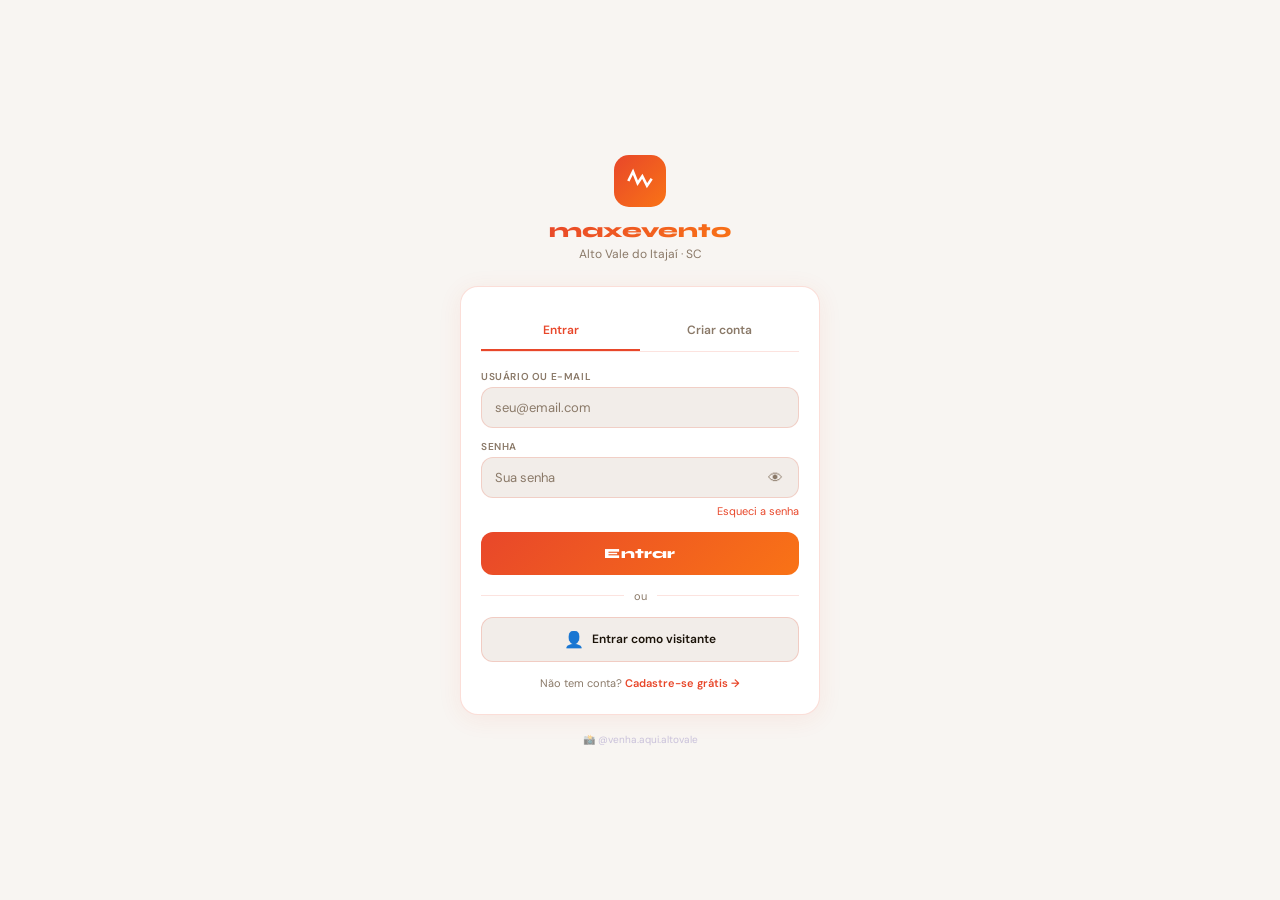
<file: maxevento_v5.html>
<!DOCTYPE html>
<html lang="pt-BR">
<head>
<meta charset="UTF-8"/>
<meta name="viewport" content="width=device-width,initial-scale=1,maximum-scale=1,user-scalable=no"/>
<meta name="theme-color" content="#F8F5F2"/>
<title>maxevento · Alto Vale do Itajaí</title>
<link href="https://fonts.googleapis.com/css2?family=Syne:wght@400;600;700;800&family=DM+Sans:ital,wght@0,300;0,400;0,500;0,600;1,400&display=swap" rel="stylesheet"/>
<style>
*{margin:0;padding:0;box-sizing:border-box;-webkit-tap-highlight-color:transparent}
:root{
  --p:#E8472A;--p2:#F97316;--grad:linear-gradient(135deg,#E8472A,#F97316);
  --bg:#F8F5F2;--card:#FFFFFF;--surf:#F2EDE9;--surf2:#E8E0DA;
  --txt:#1A1208;--mut:#8A7968;--acc:#E8472A;--grn:#16A34A;--ylw:#CA8A04;
  --r:12px;--r2:18px;
  --font-h:'Syne',sans-serif;--font-b:'DM Sans',sans-serif;
  --safe-bottom:env(safe-area-inset-bottom,0px);
}
html{height:100%;overflow:hidden}
body{background:var(--bg);color:var(--txt);font-family:var(--font-b);height:100%;overflow:hidden;font-size:14px;-webkit-font-smoothing:antialiased}
.screen{display:none;flex-direction:column;height:100vh;overflow-y:auto;overflow-x:hidden;animation:fi .2s ease;-webkit-overflow-scrolling:touch}
.screen.active{display:flex}
@keyframes fi{from{opacity:0;transform:translateY(6px)}to{opacity:1;transform:translateY(0)}}

/* NAV */
.nav{display:flex;align-items:center;justify-content:space-between;padding:12px 14px;position:sticky;top:0;z-index:100;background:rgba(248,245,242,.94);backdrop-filter:blur(18px);-webkit-backdrop-filter:blur(18px);border-bottom:1px solid rgba(232,71,42,.12);flex-shrink:0}
.logo{display:flex;align-items:center;gap:7px;cursor:pointer;text-decoration:none}
.logo-mark{width:30px;height:30px;background:var(--grad);border-radius:9px;display:flex;align-items:center;justify-content:center}
.logo-mark svg{width:17px;height:17px;stroke:#fff;fill:none;stroke-width:2.2}
.logo-txt{font-family:var(--font-h);font-size:14px;font-weight:800;background:var(--grad);-webkit-background-clip:text;-webkit-text-fill-color:transparent}
.nb{width:34px;height:34px;border-radius:50%;background:var(--surf);border:1px solid rgba(232,71,42,.18);color:var(--mut);cursor:pointer;display:flex;align-items:center;justify-content:center;font-size:14px;transition:.18s;-webkit-text-fill-color:var(--mut);flex-shrink:0}
.nb:active{background:var(--surf2);transform:scale(.93)}

/* BNAV */
.bnav{position:fixed;bottom:0;left:0;right:0;background:rgba(248,245,242,.97);backdrop-filter:blur(18px);-webkit-backdrop-filter:blur(18px);border-top:1px solid rgba(232,71,42,.14);display:flex;z-index:200;padding-bottom:var(--safe-bottom)}
.bi{flex:1;display:flex;flex-direction:column;align-items:center;padding:9px 0 10px;cursor:pointer;gap:2px;color:var(--mut);font-size:9px;font-weight:500;border:none;background:none;transition:.18s;font-family:var(--font-b)}
.bi.on{color:var(--acc)}
.bi svg{width:19px;height:19px;stroke:currentColor;fill:none;stroke-width:1.8}
.bi.on svg{stroke-width:2.2}

/* FORMS */
.finput{width:100%;background:var(--surf);border:1.5px solid rgba(232,71,42,.18);border-radius:var(--r);padding:11px 13px;color:var(--txt);font-size:13px;font-family:var(--font-b);outline:none;transition:.2s;display:block;-webkit-appearance:none;appearance:none}
.finput:focus{border-color:var(--p);background:rgba(242,237,233,.9)}
.finput::placeholder{color:var(--mut)}
.ftarea{height:82px;resize:none}
.flabel{font-size:10px;color:var(--mut);margin-bottom:4px;display:block;text-transform:uppercase;letter-spacing:.6px;font-weight:600}
.fgroup{margin-bottom:12px}
select.finput{color:var(--txt)}
select.finput option{background:var(--card);color:var(--txt)}
.btnP{width:100%;padding:13px;border-radius:var(--r);background:var(--grad);border:none;color:#fff;font-size:14px;font-weight:800;cursor:pointer;font-family:var(--font-h);transition:.15s;letter-spacing:.2px}
.btnP:active{transform:scale(.97);opacity:.9}
.btnO{width:100%;padding:11px;border-radius:var(--r);background:transparent;border:1.5px solid rgba(232,71,42,.3);color:var(--acc);font-size:12px;font-weight:600;cursor:pointer;font-family:var(--font-b);transition:.15s}
.btnO:active{background:rgba(232,71,42,.08)}

/* CHIPS */
.chips{display:flex;gap:7px;overflow-x:auto;padding:9px 14px 4px;scrollbar-width:none;flex-shrink:0}
.chips::-webkit-scrollbar{display:none}
.chip{flex-shrink:0;padding:6px 13px;border-radius:20px;font-size:11px;font-weight:600;border:1.5px solid rgba(232,71,42,.22);background:transparent;color:var(--mut);cursor:pointer;transition:.18s;font-family:var(--font-b)}
.chip.on{background:var(--grad);border-color:transparent;color:#fff}
.chip:active{transform:scale(.95)}

/* SECTION */
.sec{padding:14px}
.sh{display:flex;align-items:center;justify-content:space-between;margin-bottom:9px}
.st{font-family:var(--font-h);font-size:14px;font-weight:700}
.sa{font-size:11px;color:var(--acc);cursor:pointer;background:none;border:none;font-family:var(--font-b);font-weight:600}

/* EVENT CARDS — compact */
.ec{background:var(--card);border-radius:var(--r);border:1px solid rgba(232,71,42,.1);overflow:hidden;cursor:pointer;display:flex;transition:.15s;margin-bottom:8px;min-height:72px}
.ec:active{transform:scale(.98);border-color:rgba(232,71,42,.3)}
.ec-img{width:72px;height:72px;display:flex;align-items:center;justify-content:center;font-size:24px;flex-shrink:0}
.ec-body{padding:8px 11px;flex:1;display:flex;flex-direction:column;justify-content:space-between;min-width:0}
.ec-name{font-family:var(--font-h);font-size:12px;font-weight:700;color:var(--txt);line-height:1.25;margin-bottom:2px;white-space:nowrap;overflow:hidden;text-overflow:ellipsis}
.ec-meta{font-size:10px;color:var(--mut);white-space:nowrap;overflow:hidden;text-overflow:ellipsis}
.ec-bot{display:flex;align-items:center;justify-content:space-between;margin-top:3px}
.price-tag{font-size:12px;font-weight:700;color:var(--acc)}
.jbtn{padding:4px 10px;border-radius:16px;background:var(--grad);border:none;color:#fff;font-size:10px;font-weight:700;cursor:pointer;font-family:var(--font-b)}

/* FEATURED */
.feat-scroll{display:flex;gap:10px;overflow-x:auto;padding:0 14px 6px;scrollbar-width:none;flex-shrink:0}
.feat-scroll::-webkit-scrollbar{display:none}
.fc{flex-shrink:0;width:210px;border-radius:14px;overflow:hidden;position:relative;cursor:pointer;transition:.15s}
.fc:active{transform:scale(.97)}
.fc-img{height:130px;display:flex;align-items:center;justify-content:center;font-size:44px;position:relative}
.fc-ov{position:absolute;bottom:0;left:0;right:0;padding:9px 11px;background:linear-gradient(0deg,rgba(8,4,20,.97) 0%,transparent 100%)}
.fc-name{font-family:var(--font-h);font-size:12px;font-weight:700;color:#fff;line-height:1.2;margin-bottom:1px}
.fc-info{font-size:10px;color:rgba(255,255,255,.55)}

/* CAT */
.cgrid{display:grid;grid-template-columns:repeat(3,1fr);gap:8px}
.ci{background:var(--surf);border-radius:var(--r);padding:11px 6px 9px;text-align:center;cursor:pointer;border:1px solid rgba(232,71,42,.1);transition:.18s}
.ci:active{border-color:var(--p);transform:scale(.96)}

/* DETAIL */
.dh{position:relative;height:180px;display:flex;align-items:center;justify-content:center;font-size:52px;overflow:hidden;flex-shrink:0}
.dh-actions{position:absolute;top:11px;left:11px;right:11px;display:flex;justify-content:space-between;z-index:10}
.icon-btn{width:33px;height:33px;border-radius:50%;background:rgba(0,0,0,.6);border:none;color:#fff;cursor:pointer;display:flex;align-items:center;justify-content:center;font-size:14px;font-family:var(--font-b)}
.dbody{padding:14px 14px 0}
.d-info-row{display:flex;align-items:center;gap:9px;padding:8px 0;border-bottom:1px solid rgba(232,71,42,.08)}
.d-icon{width:32px;height:32px;border-radius:9px;background:var(--surf);display:flex;align-items:center;justify-content:center;font-size:13px;flex-shrink:0}
.d-lbl{font-size:9px;color:var(--mut);text-transform:uppercase;letter-spacing:.5px;margin-bottom:1px}
.d-val{font-size:12px;font-weight:500;color:var(--txt)}

/* TICKET PANE */
.ticket-pane{background:var(--surf);border-radius:var(--r2) var(--r2) 0 0;padding:16px 14px;border-top:1px solid rgba(232,71,42,.18);flex-shrink:0}
.topt{display:flex;align-items:center;justify-content:space-between;background:var(--card);border-radius:var(--r);padding:10px 12px;border:1.5px solid rgba(232,71,42,.13);cursor:pointer;margin-bottom:7px;transition:.18s}
.topt.on{border-color:var(--p);background:rgba(232,71,42,.05)}

/* PHOTO */
.photo-scroll{display:flex;gap:7px;overflow-x:auto;padding:0 0 6px;scrollbar-width:none}
.photo-scroll::-webkit-scrollbar{display:none}
.ph-thumb{flex-shrink:0;width:64px;height:64px;border-radius:9px;display:flex;align-items:center;justify-content:center;font-size:22px;border:1.5px solid rgba(232,71,42,.15)}

/* MAP */
.map-box{background:var(--surf);border-radius:var(--r);height:96px;display:flex;flex-direction:column;align-items:center;justify-content:center;gap:2px;border:1px solid rgba(232,71,42,.15);cursor:pointer;margin-bottom:12px;transition:.18s}
.map-box:active{border-color:var(--p)}

/* REVIEWS */
.rv-card{background:var(--surf);border-radius:var(--r);padding:11px;margin-bottom:7px}

/* STARS */
.istar{font-size:28px;cursor:pointer;transition:.1s;color:rgba(255,255,255,.13)}
.istar.lit{color:var(--ylw)}

/* ADMIN */
.admin-card{background:var(--card);border-radius:var(--r);border:1px solid rgba(232,71,42,.13);padding:13px;margin-bottom:9px}
.status-badge{padding:3px 9px;border-radius:7px;font-size:9px;font-weight:700;text-transform:uppercase;letter-spacing:.3px}
.s-pend{background:rgba(252,211,77,.13);color:var(--ylw)}
.s-aprv{background:rgba(52,211,153,.13);color:var(--grn)}
.s-rej{background:rgba(239,68,68,.1);color:#F87171}

/* TAGS */
.pill{padding:2px 8px;border-radius:7px;font-size:9px;font-weight:700;text-transform:uppercase;letter-spacing:.4px}
.tag-p{background:rgba(232,71,42,.12);color:#C0392B}
.tag-k{background:rgba(249,115,22,.12);color:#C2510A}
.tag-t{background:rgba(20,184,166,.14);color:#0D7A72}
.tag-a{background:rgba(202,138,4,.14);color:#8B6004}
.tag-b{background:rgba(37,99,235,.12);color:#1D4ED8}
.tag-g{background:rgba(22,163,74,.12);color:#14532D}

/* MISC */
.pb80{padding-bottom:80px}
.divider{height:1px;background:rgba(232,71,42,.08);margin:3px 0}
.toast{position:fixed;bottom:86px;left:50%;transform:translateX(-50%);background:#1A0A05;border:1px solid rgba(232,71,42,.38);color:#fff;padding:9px 16px;border-radius:18px;font-size:12px;font-weight:500;z-index:999;opacity:0;pointer-events:none;transition:.28s;white-space:nowrap;max-width:90vw;text-align:center}
.toast.show{opacity:1}
.empty-state{text-align:center;padding:36px 14px;color:var(--mut)}
.empty-state .em{font-size:36px;margin-bottom:9px}
.verified{display:inline-flex;align-items:center;gap:3px;font-size:10px;color:var(--grn);font-weight:600}

/* LOGIN */
.login-wrap{display:flex;flex-direction:column;align-items:center;justify-content:center;min-height:100vh;padding:20px;overflow-y:auto}
.login-card{background:var(--card);border-radius:18px;border:1px solid rgba(232,71,42,.18);padding:24px 20px;width:100%;max-width:360px;box-shadow:0 4px 24px rgba(232,71,42,.08)}
.err-msg{background:rgba(239,68,68,.1);border:1px solid rgba(239,68,68,.22);border-radius:9px;padding:9px 12px;font-size:11px;color:#F87171;margin-bottom:11px;display:none}

/* TICKET CARD */
.tkt-card{background:var(--card);border-radius:var(--r);border:1px solid rgba(232,71,42,.18);padding:13px;margin-bottom:9px;position:relative;overflow:hidden}
.tkt-card::before{content:'';position:absolute;left:0;top:0;bottom:0;width:3px;background:var(--grad)}

/* REGISTER */
.reg-tab{flex:1;padding:11px 8px;text-align:center;font-size:12px;font-weight:600;cursor:pointer;border:none;background:none;color:var(--mut);border-bottom:2px solid transparent;transition:.2s;font-family:var(--font-b)}
.reg-tab.on{color:var(--acc);border-bottom-color:var(--acc)}
.pwd-toggle{position:absolute;right:12px;top:50%;transform:translateY(-50%);background:none;border:none;color:var(--mut);cursor:pointer;font-size:15px;padding:4px}
.pwd-wrap{position:relative}
.strength-bar{height:3px;border-radius:2px;margin-top:5px;background:var(--surf2);overflow:hidden;transition:.3s}
.strength-fill{height:100%;border-radius:2px;transition:width .3s,background .3s}
.form-hint{font-size:10px;color:var(--mut);margin-top:3px}
.social-btn{width:100%;padding:11px;border-radius:var(--r);background:var(--surf);border:1.5px solid rgba(232,71,42,.2);color:var(--txt);font-size:12px;font-weight:600;cursor:pointer;font-family:var(--font-b);display:flex;align-items:center;justify-content:center;gap:8px;transition:.15s;margin-bottom:8px}
.social-btn:active{background:var(--surf2);transform:scale(.98)}
.divider-or{display:flex;align-items:center;gap:10px;margin:14px 0;color:var(--mut);font-size:11px}
.divider-or::before,.divider-or::after{content:'';flex:1;height:1px;background:rgba(232,71,42,.15)}
.check-wrap{display:flex;align-items:flex-start;gap:9px;padding:3px 0}
.check-wrap input[type="checkbox"]{width:16px;height:16px;accent-color:var(--p);flex-shrink:0;margin-top:2px;cursor:pointer}
.check-wrap label{font-size:11px;color:var(--mut);line-height:1.5;cursor:pointer}
.check-wrap label a{color:var(--acc)}
.step-indicator{display:flex;align-items:center;gap:0;margin-bottom:20px;justify-content:center}
.step-dot{width:28px;height:28px;border-radius:50%;display:flex;align-items:center;justify-content:center;font-size:11px;font-weight:700;transition:.3s;border:2px solid rgba(232,71,42,.2);color:var(--mut);background:var(--surf)}
.step-dot.done{background:var(--grad);border-color:transparent;color:#fff}
.step-dot.active{border-color:var(--p);color:var(--acc);background:rgba(232,71,42,.08)}
.step-line{flex:1;height:2px;background:rgba(232,71,42,.15);max-width:40px;transition:.3s}
.step-line.done{background:var(--grad)}
</style>
</head>
<body>

<div id="toast" class="toast"></div>

<!-- LOGIN -->
<div id="s-login" class="screen active">
  <div class="login-wrap">
    <div style="text-align:center;margin-bottom:24px">
      <div style="width:52px;height:52px;background:var(--grad);border-radius:15px;display:flex;align-items:center;justify-content:center;margin:0 auto 11px">
        <svg width="28" height="28" viewBox="0 0 24 24" stroke="#fff" fill="none" stroke-width="2.2"><polyline points="2,12 6,4 10,14 14,8 18,16 22,10"/></svg>
      </div>
      <div style="font-family:var(--font-h);font-size:20px;font-weight:800;background:var(--grad);-webkit-background-clip:text;-webkit-text-fill-color:transparent">maxevento</div>
      <div style="font-size:12px;color:var(--mut);margin-top:3px">Alto Vale do Itajaí · SC</div>
    </div>
    <div class="login-card">
      <div style="display:flex;border-bottom:1px solid rgba(232,71,42,.15);margin-bottom:18px">
        <button class="reg-tab on" id="tab-login" onclick="switchAuthTab('login')">Entrar</button>
        <button class="reg-tab" id="tab-reg" onclick="go('s-register')">Criar conta</button>
      </div>
      <div id="login-err" class="err-msg">Usuário ou senha incorretos</div>
      <div class="fgroup"><label class="flabel">Usuário ou e-mail</label><input class="finput" id="l-user" placeholder="seu@email.com" autocomplete="off"/></div>
      <div class="fgroup"><label class="flabel">Senha</label>
        <div class="pwd-wrap"><input class="finput" id="l-pass" type="password" placeholder="Sua senha"/><button class="pwd-toggle" onclick="togglePwd('l-pass',this)">👁</button></div>
      </div>
      <div style="display:flex;justify-content:flex-end;margin-top:-6px;margin-bottom:14px"><span style="font-size:11px;color:var(--acc);cursor:pointer" onclick="toast('📧 Link enviado para seu e-mail!')">Esqueci a senha</span></div>
      <button class="btnP" onclick="doLogin()">Entrar</button>
      <div class="divider-or">ou</div>
      <button class="social-btn" onclick="doGuestLogin()"><span style="font-size:16px">👤</span> Entrar como visitante</button>
      <div style="text-align:center;margin-top:14px;font-size:11px;color:var(--mut)">Não tem conta? <span style="color:var(--acc);cursor:pointer;font-weight:600" onclick="go('s-register')">Cadastre-se grátis →</span></div>
    </div>
    <div style="margin-top:18px;font-size:10px;color:rgba(155,142,196,.5);text-align:center">📸 @venha.aqui.altovale</div>
  </div>
</div>

<!-- CADASTRO -->
<div id="s-register" class="screen">
  <div class="nav">
    <button class="nb" onclick="go('s-login')" style="-webkit-text-fill-color:var(--mut)">←</button>
    <span style="font-family:var(--font-h);font-size:14px;font-weight:700">Criar conta</span>
    <div style="width:34px"></div>
  </div>
  <div style="flex:1;overflow-y:auto;padding:18px 16px 24px">
    <!-- step indicator -->
    <div class="step-indicator">
      <div class="step-dot active" id="sdot1">1</div>
      <div class="step-line" id="sline1"></div>
      <div class="step-dot" id="sdot2">2</div>
      <div class="step-line" id="sline2"></div>
      <div class="step-dot" id="sdot3">✓</div>
    </div>

    <!-- STEP 1: dados pessoais -->
    <div id="reg-step1">
      <div style="font-family:var(--font-h);font-size:17px;font-weight:700;margin-bottom:3px">Seus dados 👤</div>
      <div style="font-size:12px;color:var(--mut);margin-bottom:18px">Rápido! Menos de 1 minuto</div>

      <div style="display:grid;grid-template-columns:1fr 1fr;gap:10px">
        <div class="fgroup" style="margin-bottom:0">
          <label class="flabel">Nome *</label>
          <input class="finput" id="r-nome" placeholder="Ana"/>
        </div>
        <div class="fgroup" style="margin-bottom:0">
          <label class="flabel">Sobrenome *</label>
          <input class="finput" id="r-sobrenome" placeholder="Silva"/>
        </div>
      </div>
      <div style="height:10px"></div>
      <div class="fgroup">
        <label class="flabel">E-mail *</label>
        <input class="finput" id="r-email" type="email" placeholder="seu@email.com"/>
        <div class="form-hint">Nunca compartilharemos seu e-mail</div>
      </div>
      <div class="fgroup">
        <label class="flabel">WhatsApp</label>
        <input class="finput" id="r-phone" type="tel" placeholder="(47) 9 9999-9999" oninput="maskPhone(this)"/>
        <div class="form-hint">Opcional — para notificações de eventos</div>
      </div>
      <div class="fgroup">
        <label class="flabel">Cidade *</label>
        <select class="finput" id="r-city">
          <option value="">Selecione sua cidade...</option>
          <option>Rio do Sul</option><option>Ituporanga</option><option>Ibirama</option>
          <option>Taió</option><option>Agrolândia</option><option>Lontras</option>
          <option>Pouso Redondo</option><option>Outra no Alto Vale</option>
        </select>
      </div>
      <button class="btnP" onclick="regStep1()">Continuar →</button>
    </div>

    <!-- STEP 2: senha e preferências -->
    <div id="reg-step2" style="display:none">
      <div style="font-family:var(--font-h);font-size:17px;font-weight:700;margin-bottom:3px">Segurança 🔒</div>
      <div style="font-size:12px;color:var(--mut);margin-bottom:18px">Crie uma senha forte</div>

      <div class="fgroup">
        <label class="flabel">Usuário *</label>
        <input class="finput" id="r-user" placeholder="Ex: anasilva123" oninput="checkUsername(this)"/>
        <div class="form-hint" id="user-hint">Mín. 4 caracteres, sem espaços</div>
      </div>
      <div class="fgroup">
        <label class="flabel">Senha *</label>
        <div class="pwd-wrap">
          <input class="finput" id="r-pass" type="password" placeholder="Mínimo 6 caracteres" oninput="checkPwdStrength(this)"/>
          <button class="pwd-toggle" onclick="togglePwd('r-pass',this)">👁</button>
        </div>
        <div class="strength-bar"><div class="strength-fill" id="strength-fill" style="width:0%"></div></div>
        <div class="form-hint" id="strength-txt">Digite uma senha</div>
      </div>
      <div class="fgroup">
        <label class="flabel">Confirmar senha *</label>
        <div class="pwd-wrap">
          <input class="finput" id="r-pass2" type="password" placeholder="Repita a senha"/>
          <button class="pwd-toggle" onclick="togglePwd('r-pass2',this)">👁</button>
        </div>
      </div>

      <div style="background:var(--surf);border-radius:var(--r);padding:12px;margin-bottom:14px;border:1px solid rgba(232,71,42,.12)">
        <div style="font-size:11px;font-weight:700;color:var(--txt);margin-bottom:9px">🎯 Interesses (opcional)</div>
        <div style="display:flex;flex-wrap:wrap;gap:6px" id="interest-chips">
          <button class="chip" onclick="toggleInterest(this,'Música')">🎵 Música</button>
          <button class="chip" onclick="toggleInterest(this,'Teatro')">🎭 Teatro</button>
          <button class="chip" onclick="toggleInterest(this,'Cultura')">🎨 Cultura</button>
          <button class="chip" onclick="toggleInterest(this,'Oficina')">🛠 Oficinas</button>
          <button class="chip" onclick="toggleInterest(this,'Palestra')">🎤 Palestras</button>
          <button class="chip" onclick="toggleInterest(this,'Negócio')">💼 Negócios</button>
        </div>
      </div>

      <div style="display:flex;flex-direction:column;gap:9px;margin-bottom:16px">
        <div class="check-wrap">
          <input type="checkbox" id="r-terms" checked/>
          <label for="r-terms">Concordo com os <a href="#" onclick="toast('📄 Termos de Uso')">Termos de Uso</a> e <a href="#" onclick="toast('📄 Política de Privacidade')">Privacidade</a></label>
        </div>
        <div class="check-wrap">
          <input type="checkbox" id="r-news" checked/>
          <label for="r-news">Quero receber novidades de eventos por e-mail</label>
        </div>
      </div>
      <div style="display:flex;gap:9px">
        <button class="btnO" style="width:auto;padding:12px 18px;font-size:12px" onclick="regBackStep()">← Voltar</button>
        <button class="btnP" style="flex:1" onclick="regStep2()">Criar conta 🎉</button>
      </div>
    </div>

    <!-- STEP 3: sucesso -->
    <div id="reg-step3" style="display:none;text-align:center;padding-top:20px">
      <div style="font-size:56px;margin-bottom:14px;animation:bounce .5s ease">🎉</div>
      <div style="font-family:var(--font-h);font-size:20px;font-weight:800;margin-bottom:6px" id="reg-success-name">Bem-vindo!</div>
      <div style="font-size:13px;color:var(--mut);margin-bottom:24px;line-height:1.6">Sua conta foi criada com sucesso.<br>Explore os eventos do Alto Vale!</div>
      <button class="btnP" onclick="loginFromReg()">Começar a explorar →</button>
    </div>
  </div>
</div>

<!-- HOME -->
<div id="s-home" class="screen">
  <div class="nav">
    <div class="logo" onclick="go('s-home')">
      <div class="logo-mark"><svg viewBox="0 0 24 24" stroke="#fff" fill="none" stroke-width="2.2"><polyline points="2,12 6,4 10,14 14,8 18,16 22,10"/></svg></div>
      <span class="logo-txt">maxevento</span>
    </div>
    <div style="display:flex;gap:7px">
      <div id="nav-admin-btn" style="display:none"><button class="nb" onclick="go('s-admin')" style="-webkit-text-fill-color:var(--mut)">⚙️</button></div>
      <button class="nb" onclick="go('s-profile')" style="-webkit-text-fill-color:var(--mut)">👤</button>
    </div>
  </div>
  <div style="flex:1;overflow-y:auto" class="pb80">
    <div style="padding:14px 14px 8px;background:linear-gradient(180deg,rgba(232,71,42,.08) 0%,transparent 100%)">
      <div style="font-family:var(--font-h);font-size:20px;font-weight:800;line-height:1.2;margin-bottom:2px">O que rola no<br><span style="background:var(--grad);-webkit-background-clip:text;-webkit-text-fill-color:transparent">Alto Vale?</span></div>
      <div style="color:var(--mut);font-size:11px;margin-bottom:11px">📍 Rio do Sul · Ituporanga · Ibirama e mais</div>
      <div style="display:flex;align-items:center;gap:9px;background:var(--surf);border:1.5px solid rgba(232,71,42,.18);border-radius:var(--r);padding:10px 13px;cursor:pointer" onclick="go('s-search')">
        <span style="color:var(--mut);font-size:14px">🔍</span><span style="color:var(--mut);font-size:12px">Eventos, artistas, cidades...</span>
      </div>
    </div>
    <div class="chips" id="home-chips">
      <button class="chip on" onclick="homeCat('Todos',this)">Todos</button>
      <button class="chip" onclick="homeCat('Música',this)">🎵 Música</button>
      <button class="chip" onclick="homeCat('Teatro',this)">🎭 Teatro</button>
      <button class="chip" onclick="homeCat('Oficina',this)">🛠 Oficinas</button>
      <button class="chip" onclick="homeCat('Palestra',this)">🎤 Palestras</button>
      <button class="chip" onclick="homeCat('Cultura',this)">🎨 Cultura</button>
      <button class="chip" onclick="homeCat('Negócio',this)">💼 Negócios</button>
    </div>
    <div style="padding:4px 0 4px">
      <div class="sh" style="padding:0 14px"><span class="st">🔥 Destaques</span><button class="sa" onclick="go('s-events')">Ver todos →</button></div>
      <div class="feat-scroll" id="feat-scroll"></div>
    </div>
    <div class="sec" style="padding-top:10px">
      <div class="sh"><span class="st">📅 Próximos eventos</span><button class="sa" onclick="go('s-events')">Ver todos →</button></div>
      <div id="home-list"></div>
    </div>
    <div class="sec" style="padding-top:0">
      <div style="background:linear-gradient(135deg,rgba(232,71,42,.08),rgba(249,115,22,.08));border:1px solid rgba(249,115,22,.2);border-radius:var(--r);padding:12px;display:flex;align-items:center;gap:10px">
        <span style="font-size:22px">📸</span>
        <div><div style="font-size:12px;font-weight:700;margin-bottom:1px">@venha.aqui.altovale</div><div style="font-size:10px;color:var(--mut)">Instagram — Eventos todo dia!</div></div>
      </div>
    </div>
    <div class="sec" style="padding-top:0">
      <div class="sh"><span class="st">🕐 Eventos Passados</span></div>
      <div id="past-list"></div>
    </div>
    <div class="sec" style="padding-top:0">
      <div style="background:rgba(232,71,42,.06);border:1px solid rgba(232,71,42,.16);border-radius:var(--r);padding:14px;text-align:center">
        <div style="font-size:16px;margin-bottom:4px">📢</div>
        <div style="font-family:var(--font-h);font-size:13px;font-weight:700;margin-bottom:2px">Tem um evento para divulgar?</div>
        <div style="font-size:11px;color:var(--mut);margin-bottom:11px">Nossa equipe avalia e publica em até 24h</div>
        <button class="btnP" style="width:auto;padding:9px 20px;font-size:12px" onclick="go('s-suggest')">Sugerir Evento ↗</button>
      </div>
    </div>
  </div>
</div>

<!-- EVENTS -->
<div id="s-events" class="screen">
  <div class="nav">
    <button class="nb" onclick="back()" style="-webkit-text-fill-color:var(--mut)">←</button>
    <span style="font-family:var(--font-h);font-size:14px;font-weight:700" id="ev-title">Eventos</span>
    <div style="width:34px"></div>
  </div>
  <div style="padding:9px 14px 0">
    <div style="display:flex;align-items:center;gap:9px;background:var(--surf);border:1.5px solid rgba(232,71,42,.18);border-radius:var(--r);padding:9px 13px">
      <span style="color:var(--mut)">🔍</span><input id="ev-search" placeholder="Buscar..." oninput="filterEvList()" style="background:none;border:none;color:var(--txt);font-size:13px;flex:1;outline:none;font-family:var(--font-b)"/>
    </div>
  </div>
  <div class="chips" id="ev-chips"></div>
  <div style="padding:0 14px 7px;display:flex;gap:5px;overflow-x:auto;scrollbar-width:none" id="city-chips">
    <button class="chip on" style="padding:5px 10px;font-size:10px" onclick="evCity('Todas',this)">📍 Todas</button>
    <button class="chip" style="padding:5px 10px;font-size:10px" onclick="evCity('Rio do Sul',this)">Rio do Sul</button>
    <button class="chip" style="padding:5px 10px;font-size:10px" onclick="evCity('Ituporanga',this)">Ituporanga</button>
    <button class="chip" style="padding:5px 10px;font-size:10px" onclick="evCity('Ibirama',this)">Ibirama</button>
    <button class="chip" style="padding:5px 10px;font-size:10px" onclick="evCity('Taió',this)">Taió</button>
    <button class="chip" style="padding:5px 10px;font-size:10px" onclick="evCity('Agrolândia',this)">Agrolândia</button>
    <button class="chip" style="padding:5px 10px;font-size:10px" onclick="evCity('Lontras',this)">Lontras</button>
  </div>
  <div style="flex:1;overflow-y:auto" class="pb80">
    <div class="sec" style="padding-top:6px">
      <div id="ev-list"></div>
      <div id="ev-empty" style="display:none" class="empty-state"><div class="em">😕</div>Nenhum evento encontrado</div>
    </div>
  </div>
</div>

<!-- SEARCH -->
<div id="s-search" class="screen">
  <div class="nav" style="gap:8px">
    <button class="nb" onclick="back()" style="-webkit-text-fill-color:var(--mut)">←</button>
    <div style="display:flex;align-items:center;gap:8px;background:var(--surf);border:1.5px solid rgba(232,71,42,.18);border-radius:var(--r);padding:8px 13px;flex:1">
      <span style="color:var(--mut)">🔍</span><input id="sr-inp" placeholder="Buscar eventos, cidades..." oninput="doSearch()" autofocus style="background:none;border:none;color:var(--txt);font-size:13px;flex:1;outline:none;font-family:var(--font-b)"/>
    </div>
  </div>
  <div style="padding:9px 14px 3px;font-size:10px;color:var(--mut);font-weight:600;text-transform:uppercase;letter-spacing:.5px">Cidades</div>
  <div style="padding:0 14px 9px;display:flex;flex-wrap:wrap;gap:6px">
    <button class="chip on" onclick="srCity('Todas',this)">Todas</button>
    <button class="chip" onclick="srCity('Rio do Sul',this)">Rio do Sul</button>
    <button class="chip" onclick="srCity('Ituporanga',this)">Ituporanga</button>
    <button class="chip" onclick="srCity('Ibirama',this)">Ibirama</button>
    <button class="chip" onclick="srCity('Taió',this)">Taió</button>
    <button class="chip" onclick="srCity('Agrolândia',this)">Agrolândia</button>
    <button class="chip" onclick="srCity('Lontras',this)">Lontras</button>
  </div>
  <div style="flex:1;overflow-y:auto" class="pb80"><div class="sec" style="padding-top:4px"><div id="sr-list"></div></div></div>
</div>

<!-- DETAIL -->
<div id="s-detail" class="screen">
  <div style="flex:1;overflow-y:auto" class="pb80">
    <div style="position:relative">
      <div class="dh" id="d-hero"><span id="d-emoji">🎸</span></div>
      <div class="dh-actions">
        <button class="icon-btn" onclick="back()">←</button>
        <div style="display:flex;gap:7px">
          <button class="icon-btn" onclick="doShare()">↗</button>
          <button class="icon-btn" id="fav-btn" onclick="doFav()">🤍</button>
        </div>
      </div>
    </div>
    <div class="dbody">
      <div style="display:flex;align-items:center;gap:7px;margin-bottom:6px">
        <span class="pill" id="d-cat-badge">Música</span>
        <span class="verified" id="d-verified">✅ Verificado</span>
      </div>
      <div style="font-family:var(--font-h);font-size:18px;font-weight:800;margin-bottom:8px;line-height:1.2" id="d-title">Evento</div>
      <div style="display:flex;align-items:center;gap:7px;margin-bottom:12px;flex-wrap:wrap">
        <div id="d-stars-disp" style="display:flex;gap:1px"></div>
        <span style="font-size:13px;font-weight:700" id="d-rating-val">4.3</span>
        <span style="font-size:11px;color:var(--mut)" id="d-rcount">(127)</span>
        <button class="sa" onclick="go('s-review')">Avaliar ★</button>
      </div>
      <div class="d-info-row"><div class="d-icon">📅</div><div><div class="d-lbl">Data e hora</div><div class="d-val" id="d-date">—</div></div></div>
      <div class="d-info-row"><div class="d-icon">📍</div><div><div class="d-lbl">Local</div><div class="d-val" id="d-local">—</div></div></div>
      <div class="d-info-row"><div class="d-icon">🏙</div><div><div class="d-lbl">Cidade</div><div class="d-val" id="d-city">—</div></div></div>
      <div class="d-info-row"><div class="d-icon">🗺</div><div><div class="d-lbl">Endereço</div><div class="d-val" id="d-addr">—</div></div></div>
      <div class="d-info-row" style="border:none"><div class="d-icon">👥</div><div><div class="d-lbl">Vagas</div><div class="d-val" id="d-vagas">—</div></div></div>
      <div class="divider" style="margin:0 0 11px"></div>
      <div style="font-size:10px;color:var(--mut);text-transform:uppercase;letter-spacing:.5px;font-weight:600;margin-bottom:4px">Sobre o evento</div>
      <div style="font-size:12px;color:var(--mut);line-height:1.8;padding-bottom:12px" id="d-desc">—</div>
      <div class="sh"><span class="st" style="font-size:13px">📸 Fotos</span></div>
      <div class="photo-scroll" id="d-photos"></div>
      <div class="sh" style="margin-top:12px"><span class="st" style="font-size:13px">🗺 Localização</span></div>
      <div class="map-box" onclick="toast('Abrindo Google Maps 🗺')">
        <span style="font-size:22px">📍</span>
        <span style="font-size:12px;font-weight:700;color:var(--acc)" id="map-local">—</span>
        <span style="font-size:10px;color:var(--mut)" id="map-city">—</span>
        <span style="font-size:10px;color:var(--p);margin-top:1px">Ver no mapa ↗</span>
      </div>
      <div class="sh"><span class="st" style="font-size:13px">⭐ Avaliações</span><button class="sa" onclick="go('s-review')">Avaliar</button></div>
      <div id="d-reviews"></div>
    </div>
  </div>
  <div class="ticket-pane">
    <div style="font-size:10px;color:var(--mut);font-weight:600;text-transform:uppercase;letter-spacing:.5px;margin-bottom:9px">Ingressos</div>
    <div id="ticket-opts"></div>
    <div style="display:flex;align-items:center;gap:11px;margin:9px 0">
      <button style="width:30px;height:30px;border-radius:50%;background:var(--surf2);border:1px solid rgba(232,71,42,.22);color:var(--txt);font-size:16px;cursor:pointer;display:flex;align-items:center;justify-content:center" onclick="chgQty(-1)">−</button>
      <span style="font-size:15px;font-weight:700;min-width:22px;text-align:center" id="qty-v">1</span>
      <button style="width:30px;height:30px;border-radius:50%;background:var(--surf2);border:1px solid rgba(232,71,42,.22);color:var(--txt);font-size:16px;cursor:pointer;display:flex;align-items:center;justify-content:center" onclick="chgQty(1)">+</button>
      <span style="font-size:11px;color:var(--mut)">ingresso(s)</span>
    </div>
    <div style="display:flex;justify-content:space-between;font-size:12px;padding:3px 0"><span style="color:var(--mut)">Subtotal</span><span id="co-sub">—</span></div>
    <div style="display:flex;justify-content:space-between;font-size:14px;font-weight:700;padding:7px 0 2px;border-top:1px solid rgba(232,71,42,.12);margin-top:3px"><span>Total</span><span style="color:var(--acc)" id="co-tot">—</span></div>
    <div style="font-size:10px;color:var(--mut);margin-bottom:10px;display:flex;align-items:center;gap:3px">ℹ️ <span id="fee-txt">+ R$ 3,00 por ingresso (taxa do site)</span></div>
    <button class="btnP" onclick="go('s-checkout')">Garantir Ingresso</button>
  </div>
</div>

<!-- CHECKOUT -->
<div id="s-checkout" class="screen">
  <div class="nav"><button class="nb" onclick="back()" style="-webkit-text-fill-color:var(--mut)">←</button><span style="font-family:var(--font-h);font-size:14px;font-weight:700">Finalizar Compra</span><div style="width:34px"></div></div>
  <div style="flex:1;overflow-y:auto" class="pb80">
    <div class="sec">
      <div style="background:var(--surf);border-radius:var(--r);padding:12px;margin-bottom:12px;border:1px solid rgba(232,71,42,.15)">
        <div style="font-size:9px;color:var(--mut);margin-bottom:2px;text-transform:uppercase;letter-spacing:.5px">EVENTO</div>
        <div style="font-family:var(--font-h);font-weight:700;font-size:13px" id="co-ename">—</div>
        <div style="font-size:10px;color:var(--mut);margin-top:2px" id="co-einfo">—</div>
      </div>
      <div style="background:var(--surf);border-radius:var(--r);padding:13px;margin-bottom:12px;border:1px solid rgba(232,71,42,.15)">
        <div style="font-size:12px;font-weight:700;margin-bottom:10px">Seus dados</div>
        <input class="finput" type="text" placeholder="Nome completo" style="margin-bottom:7px" id="co-nome"/>
        <input class="finput" type="email" placeholder="E-mail" style="margin-bottom:7px" id="co-email"/>
        <input class="finput" type="tel" placeholder="WhatsApp" id="co-whats"/>
      </div>
      <div style="background:var(--surf);border-radius:var(--r);padding:13px;margin-bottom:12px;border:1px solid rgba(232,71,42,.15)">
        <div style="font-size:12px;font-weight:700;margin-bottom:9px">Resumo</div>
        <div style="display:flex;justify-content:space-between;font-size:12px;padding:2px 0"><span style="color:var(--mut)" id="coo-tipo">—</span><span id="coo-sub">—</span></div>
        <div style="display:flex;justify-content:space-between;font-size:12px;padding:2px 0"><span style="color:var(--mut)">Taxa do site</span><span id="coo-taxa" style="color:var(--mut)">—</span></div>
        <div style="display:flex;justify-content:space-between;font-size:14px;font-weight:700;padding:7px 0 0;border-top:1px solid rgba(232,71,42,.12);margin-top:5px"><span>Total</span><span style="color:var(--acc)" id="coo-total">—</span></div>
      </div>
      <div style="background:rgba(52,211,153,.06);border:1px solid rgba(52,211,153,.16);border-radius:var(--r);padding:10px;margin-bottom:12px;font-size:11px;color:var(--grn);display:flex;align-items:center;gap:7px">🔒 Pagamento seguro — Pix, Cartão ou Boleto</div>
      <button class="btnP" onclick="confirmBuy()">Confirmar e Pagar</button>
      <p style="text-align:center;font-size:10px;color:var(--mut);margin-top:9px">Dúvidas? <span style="color:var(--acc)">suporte@maxevento.com.br</span></p>
    </div>
  </div>
</div>

<!-- SUGGEST -->
<div id="s-suggest" class="screen">
  <div class="nav"><button class="nb" onclick="back()" style="-webkit-text-fill-color:var(--mut)">←</button><span style="font-family:var(--font-h);font-size:14px;font-weight:700">Sugerir Evento</span><div style="width:34px"></div></div>
  <div style="flex:1;overflow-y:auto" class="pb80">
    <div class="sec">
      <div style="background:rgba(232,71,42,.06);border-radius:var(--r);padding:11px;margin-bottom:13px;font-size:11px;color:var(--mut)">📋 Preencha e nossa equipe analisa em até 24h.</div>
      <div class="fgroup"><label class="flabel">Nome do evento *</label><input class="finput" id="sg-name" placeholder="Ex: Festival de Jazz do Alto Vale"/></div>
      <div class="fgroup"><label class="flabel">Categoria *</label>
        <select class="finput" id="sg-cat" onchange="updateSgSubcat()">
          <option value="">Selecione...</option>
          <option>Música</option><option>Teatro</option><option>Cultura</option>
          <option>Oficina</option><option>Palestra</option><option>Negócio</option>
        </select>
      </div>
      <div class="fgroup" id="sg-sub-grp" style="display:none"><label class="flabel">Subcategoria</label><select class="finput" id="sg-sub"></select></div>
      <div class="fgroup"><label class="flabel">Data e hora *</label><input class="finput" type="datetime-local" id="sg-date" style="color:var(--mut)"/></div>
      <div class="fgroup"><label class="flabel">Cidade *</label>
        <select class="finput" id="sg-city">
          <option>Rio do Sul</option><option>Ituporanga</option><option>Ibirama</option>
          <option>Taió</option><option>Agrolândia</option><option>Lontras</option><option>Pouso Redondo</option><option>Outra</option>
        </select>
      </div>
      <div class="fgroup"><label class="flabel">Local / Endereço *</label><input class="finput" id="sg-addr" placeholder="Nome do local e endereço completo"/></div>
      <div class="fgroup"><label class="flabel">Capacidade máxima</label><input class="finput" type="number" id="sg-cap" placeholder="Ex: 200 pessoas"/></div>
      <div class="fgroup"><label class="flabel">Descrição *</label><textarea class="finput ftarea" id="sg-desc" placeholder="Descreva o evento, atrações, programação..."></textarea></div>
      <div class="fgroup"><label class="flabel">Tipo de ingresso</label>
        <select class="finput" id="sg-tkt">
          <option>Gratuito (reserva de vaga)</option><option>Pago</option><option>Gratuito e Pago</option>
        </select>
      </div>
      <div class="fgroup"><label class="flabel">Preço (se pago)</label><input class="finput" type="number" id="sg-price" placeholder="Ex: 50.00"/></div>
      <div class="fgroup"><label class="flabel">Seu nome / organização *</label><input class="finput" id="sg-org" placeholder="Nome ou empresa"/></div>
      <div class="fgroup"><label class="flabel">Contato (WhatsApp ou e-mail) *</label><input class="finput" id="sg-contact" placeholder="(47) 9 9999-9999 ou email@..."/></div>
      <button class="btnP" onclick="submitSuggest()">Enviar Sugestão ↗</button>
      <div style="text-align:center;font-size:10px;color:var(--mut);margin-top:9px">Taxa do site: R$ 3,00 a R$ 4,00 por ingresso vendido</div>
    </div>
  </div>
</div>

<!-- REVIEW -->
<div id="s-review" class="screen">
  <div class="nav"><button class="nb" onclick="back()" style="-webkit-text-fill-color:var(--mut)">←</button><span style="font-family:var(--font-h);font-size:14px;font-weight:700">Avaliar Evento</span><div style="width:34px"></div></div>
  <div style="flex:1;overflow-y:auto" class="pb80">
    <div class="sec">
      <div style="text-align:center;padding:18px 0 9px">
        <div id="rv-ename" style="font-family:var(--font-h);font-size:16px;font-weight:700;margin-bottom:13px">—</div>
        <div style="font-size:11px;color:var(--mut);margin-bottom:9px">Toque nas estrelas para avaliar</div>
        <div style="display:flex;justify-content:center;gap:7px;margin-bottom:9px" id="istar-row">
          <span class="istar" onclick="setRating(1)">★</span><span class="istar" onclick="setRating(2)">★</span>
          <span class="istar" onclick="setRating(3)">★</span><span class="istar" onclick="setRating(4)">★</span>
          <span class="istar" onclick="setRating(5)">★</span>
        </div>
        <div id="rv-label" style="font-size:13px;font-weight:600;color:var(--ylw);min-height:20px"></div>
      </div>
      <div class="fgroup" style="margin-top:9px"><label class="flabel">Seu comentário</label><textarea class="finput ftarea" id="rv-text" placeholder="Conte como foi..."></textarea></div>
      <button class="btnP" onclick="submitReview()">Publicar Avaliação ⭐</button>
    </div>
  </div>
</div>

<!-- PROFILE -->
<div id="s-profile" class="screen">
  <div class="nav"><button class="nb" onclick="back()" style="-webkit-text-fill-color:var(--mut)">←</button><span style="font-family:var(--font-h);font-size:14px;font-weight:700">Minha Conta</span><button class="nb" onclick="doLogout()" style="-webkit-text-fill-color:var(--mut)" title="Sair">🚪</button></div>
  <div style="flex:1;overflow-y:auto" class="pb80">
    <div class="sec">
      <div style="display:flex;flex-direction:column;align-items:center;padding:12px 0 18px">
        <div style="width:62px;height:62px;border-radius:50%;background:var(--grad);display:flex;align-items:center;justify-content:center;font-size:24px;margin-bottom:9px" id="prof-avatar">🎉</div>
        <div style="font-family:var(--font-h);font-size:16px;font-weight:700" id="prof-name">—</div>
        <div style="font-size:11px;color:var(--mut);margin-top:2px" id="prof-role">—</div>
      </div>
      <div style="background:var(--surf);border-radius:var(--r);border:1px solid rgba(232,71,42,.13);overflow:hidden;margin-bottom:13px">
        <div class="d-info-row" style="padding:12px 13px;cursor:pointer;border:none" onclick="go('s-tickets')"><span>🎫</span><span style="margin-left:9px;font-size:12px">Meus Ingressos</span><span style="margin-left:auto;color:var(--mut);font-size:11px" id="tkt-count-badge"></span><span style="color:var(--mut);margin-left:5px">→</span></div>
        <div class="divider"></div>
        <div class="d-info-row" style="padding:12px 13px;cursor:pointer;border:none" onclick="go('s-favorites')"><span>❤️</span><span style="margin-left:9px;font-size:12px">Favoritos</span><span style="margin-left:auto;color:var(--mut);font-size:11px" id="fav-count-badge"></span><span style="color:var(--mut);margin-left:5px">→</span></div>
        <div class="divider"></div>
        <div class="d-info-row" style="padding:12px 13px;cursor:pointer;border:none" onclick="go('s-myreviews')"><span>⭐</span><span style="margin-left:9px;font-size:12px">Minhas Avaliações</span><span style="margin-left:auto;color:var(--mut);font-size:11px" id="rv-count-badge"></span><span style="color:var(--mut);margin-left:5px">→</span></div>
        <div class="divider"></div>
        <div class="d-info-row" style="padding:12px 13px;cursor:pointer;border:none" onclick="go('s-suggest')"><span>📢</span><span style="margin-left:9px;font-size:12px">Sugerir Evento</span><span style="margin-left:auto;color:var(--mut)">→</span></div>
        <div id="admin-menu-item" style="display:none">
          <div class="divider"></div>
          <div class="d-info-row" style="padding:12px 13px;cursor:pointer;border:none" onclick="go('s-admin')"><span>⚙️</span><span style="margin-left:9px;font-size:12px;color:var(--ylw)">Painel Admin</span><span style="margin-left:auto;color:var(--mut)">→</span></div>
        </div>
      </div>
      <div style="display:flex;flex-direction:column;align-items:center;gap:6px">
        <div style="text-align:center;font-size:10px;color:var(--mut)">maxevento.com.br · suporte@maxevento.com.br</div>
        <div style="text-align:center;font-size:10px;color:var(--mut)">📸 @venha.aqui.altovale</div>
      </div>
    </div>
  </div>
</div>

<!-- MY TICKETS -->
<div id="s-tickets" class="screen">
  <div class="nav"><button class="nb" onclick="back()" style="-webkit-text-fill-color:var(--mut)">←</button><span style="font-family:var(--font-h);font-size:14px;font-weight:700">Meus Ingressos</span><div style="width:34px"></div></div>
  <div style="flex:1;overflow-y:auto" class="pb80"><div class="sec" id="tickets-body"></div></div>
</div>

<!-- FAVORITES -->
<div id="s-favorites" class="screen">
  <div class="nav"><button class="nb" onclick="back()" style="-webkit-text-fill-color:var(--mut)">←</button><span style="font-family:var(--font-h);font-size:14px;font-weight:700">Favoritos</span><div style="width:34px"></div></div>
  <div style="flex:1;overflow-y:auto" class="pb80"><div class="sec" id="fav-body"></div></div>
</div>

<!-- MY REVIEWS -->
<div id="s-myreviews" class="screen">
  <div class="nav"><button class="nb" onclick="back()" style="-webkit-text-fill-color:var(--mut)">←</button><span style="font-family:var(--font-h);font-size:14px;font-weight:700">Minhas Avaliações</span><div style="width:34px"></div></div>
  <div style="flex:1;overflow-y:auto" class="pb80"><div class="sec" id="myreviews-body"></div></div>
</div>

<!-- ADMIN -->
<div id="s-admin" class="screen">
  <div class="nav"><button class="nb" onclick="back()" style="-webkit-text-fill-color:var(--mut)">←</button><span style="font-family:var(--font-h);font-size:14px;font-weight:700">⚙️ Painel Admin</span><div style="width:34px"></div></div>
  <div class="chips" id="admin-chips">
    <button class="chip on" onclick="adminFilter('todos',this)">Todos</button>
    <button class="chip" onclick="adminFilter('pendente',this)">⏳ Pendentes</button>
    <button class="chip" onclick="adminFilter('aprovado',this)">✅ Aprovados</button>
    <button class="chip" onclick="adminFilter('reprovado',this)">❌ Reprovados</button>
  </div>
  <div style="flex:1;overflow-y:auto" class="pb80"><div class="sec" id="admin-list"></div></div>
</div>

<!-- BNAV -->
<div class="bnav" id="main-bnav" style="display:none">
  <button class="bi on" id="bi0" onclick="go('s-home')"><svg viewBox="0 0 24 24"><path d="M3 9l9-7 9 7v11a2 2 0 0 1-2 2H5a2 2 0 0 1-2-2z"/><polyline points="9,22 9,12 15,12 15,22"/></svg>Início</button>
  <button class="bi" id="bi1" onclick="go('s-events')"><svg viewBox="0 0 24 24"><rect x="3" y="4" width="18" height="18" rx="2"/><line x1="16" y1="2" x2="16" y2="6"/><line x1="8" y1="2" x2="8" y2="6"/><line x1="3" y1="10" x2="21" y2="10"/></svg>Eventos</button>
  <button class="bi" id="bi2" onclick="go('s-search')"><svg viewBox="0 0 24 24"><circle cx="11" cy="11" r="8"/><line x1="21" y1="21" x2="16.65" y2="16.65"/></svg>Buscar</button>
  <button class="bi" id="bi3" onclick="go('s-suggest')"><svg viewBox="0 0 24 24"><circle cx="12" cy="12" r="10"/><line x1="12" y1="8" x2="12" y2="16"/><line x1="8" y1="12" x2="16" y2="12"/></svg>Sugerir</button>
  <button class="bi" id="bi4" onclick="go('s-profile')"><svg viewBox="0 0 24 24"><path d="M20 21v-2a4 4 0 0 0-4-4H8a4 4 0 0 0-4 4v2"/><circle cx="12" cy="7" r="4"/></svg>Conta</button>
</div>

<script>
// ── DATA ──
const SUBCATS={Música:['Rock','Sertanejo','Eletrônica','MPB','Jazz','Forró','Gospel','Clássica','Pop'],Teatro:['Comédia','Drama','Musical','Infantil','Experimental'],Cultura:['Artes Visuais','Dança','Literatura','Gastronomia','Folclore'],Oficina:['Artesanato','Culinária','Tecnologia','Arte','Jardinagem'],Palestra:['Educação','Saúde','Tecnologia','Motivacional','Meio Ambiente'],Negócio:['Empreendedorismo','Marketing','Finanças','Agro','Networking']};
const CATS=[{id:'Música',em:'🎵',sub:'Rock · Sertanejo · Forró',tag:'tag-p'},{id:'Teatro',em:'🎭',sub:'Comédia · Drama · Musical',tag:'tag-t'},{id:'Cultura',em:'🎨',sub:'Artes · Dança · Gastro',tag:'tag-k'},{id:'Oficina',em:'🛠',sub:'Arte · Culinária · Tech',tag:'tag-a'},{id:'Palestra',em:'🎤',sub:'Educação · Saúde · Tech',tag:'tag-b'},{id:'Negócio',em:'💼',sub:'Empreend. · Finanças',tag:'tag-g'}];
const EVENTS=[
  {id:0,name:'Festival Rock no Vale',cat:'Música',sub:'Rock',tag:'tag-p',em:'🎸',bg:'linear-gradient(135deg,#3B0764,#7C3AED)',date:'28 Abr · 20:00',local:'Arena Rio do Sul',city:'Rio do Sul',addr:'Rua XV de Novembro, 200 — Centro',desc:'Uma noite épica de rock ao vivo com as melhores bandas do Alto Vale. Palco profissional, iluminação cênica, food trucks e área VIP. Maior de 18 anos, documento obrigatório.',pv:45,rating:4.3,rc:127,vagas:'🟢 Vagas disponíveis (320/500)',verified:true,past:false,feat:true,photos:['🎸','🎤','🥁','🎶','🔊'],tickets:[{n:'Pista',desc:'Acesso geral',p:45},{n:'VIP',desc:'Área premium + open bar',p:90}]},
  {id:1,name:'Noite de Teatro Clássico',cat:'Teatro',sub:'Drama',tag:'tag-t',em:'🎭',bg:'linear-gradient(135deg,#064E3B,#059669)',date:'02 Mai · 19:30',local:'Teatro Municipal',city:'Ituporanga',addr:'Praça Central, s/n — Centro',desc:'O grupo cultural de Ituporanga apresenta duas peças clássicas com cenografia profissional e figurinos elaborados. Evento para toda a família.',pv:30,rating:4.7,rc:89,vagas:'🟡 Poucas vagas (48/80)',verified:true,past:false,feat:true,photos:['🎭','🎪','🎨','✨','🌟'],tickets:[{n:'Inteira',desc:'Acesso geral',p:30},{n:'Meia',desc:'Estudante/idoso (doc. obrigatório)',p:15}]},
  {id:2,name:'Summit Empreendedor SC',cat:'Negócio',sub:'Empreendedorismo',tag:'tag-g',em:'💼',bg:'linear-gradient(135deg,#78350F,#D97706)',date:'10 Mai · 08:00',local:'Centro de Eventos',city:'Ibirama',addr:'Av. Brasil, 1500 — Bairro Industrial',desc:'O maior encontro de empreendedores do Alto Vale com palestras, painéis, pitch de startups, feira de negócios e networking. Café da manhã e almoço incluídos.',pv:80,rating:4.5,rc:203,vagas:'🟢 Vagas disponíveis (180/300)',verified:true,past:false,feat:true,photos:['💼','🎤','📊','🤝','🏆'],tickets:[{n:'Individual',desc:'1 dia completo',p:80},{n:'Dois dias',desc:'Acesso total + material',p:140}]},
  {id:3,name:'Oficina de Aquarela',cat:'Oficina',sub:'Arte',tag:'tag-a',em:'🎨',bg:'linear-gradient(135deg,#831843,#EC4899)',date:'15 Mai · 14:00',local:'Espaço Cultural',city:'Taió',addr:'Rua da Cultura, 45 — Vila Nova',desc:'Aprenda técnicas de aquarela com artistas locais. Material completo incluso. Adequado para todas as idades e níveis. Vagas super limitadas!',pv:0,rating:4.9,rc:54,vagas:'🟡 Poucas vagas (22/30)',verified:true,past:false,feat:false,photos:['🎨','🖌️','🖼️','✏️','🌈'],tickets:[{n:'Gratuito',desc:'Reservar minha vaga',p:0}]},
  {id:4,name:'Palestra: IA no Agronegócio',cat:'Palestra',sub:'Tecnologia',tag:'tag-b',em:'🤖',bg:'linear-gradient(135deg,#1E3A5F,#2563EB)',date:'20 Mai · 18:30',local:'SENAI',city:'Agrolândia',addr:'Rod. SC-350, km 12 — Zona Industrial',desc:'Como a IA está revolucionando a agricultura no Alto Vale. Cases reais de produtores locais. Coffee break incluso. Reserva obrigatória mesmo sendo gratuito.',pv:0,rating:4.4,rc:31,vagas:'🟢 Vagas disponíveis (95/150)',verified:true,past:false,feat:false,photos:['🤖','🌱','📊','💡','🚜'],tickets:[{n:'Gratuito',desc:'Reservar minha vaga',p:0}]},
  {id:5,name:'Forró das Estrelas',cat:'Música',sub:'Forró',tag:'tag-p',em:'🎻',bg:'linear-gradient(135deg,#4C1D95,#8B5CF6)',date:'25 Mai · 21:00',local:'Clube Recreativo',city:'Lontras',addr:'Rua das Palmeiras, 78 — Jardim',desc:'A maior festa de forró do Alto Vale com banda ao vivo, aulas de dança e área gastronômica especial.',pv:25,rating:4.6,rc:0,vagas:'🟢 Vagas disponíveis (200/400)',verified:false,past:false,feat:false,photos:['🎻','🎺','💃','🕺','🌟'],tickets:[{n:'Pista',desc:'Acesso geral',p:25},{n:'Camarote',desc:'Mesa reservada + garçom',p:60}]},
  {id:6,name:'Festival de Jazz — Abr',cat:'Música',sub:'Jazz',tag:'tag-p',em:'🎷',bg:'linear-gradient(135deg,#1E1B4B,#4338CA)',date:'12 Abr · 20:00',local:'Parque Municipal',city:'Rio do Sul',addr:'Av. do Parque, s/n — Centro',desc:'Evento encerrado com sucesso. Mais de 800 pessoas presentes!',pv:0,rating:4.2,rc:88,vagas:'✅ Encerrado',verified:true,past:true,feat:false,photos:['🎷','🎹','🎸','🎺','🎵'],tickets:[]},
  {id:7,name:'Seminário de Saúde Mental',cat:'Palestra',sub:'Saúde',tag:'tag-b',em:'🧠',bg:'linear-gradient(135deg,#0C4A6E,#0891B2)',date:'05 Abr · 14:00',local:'UBS Central',city:'Rio do Sul',addr:'Rua da Saúde, 321 — Centro',desc:'Evento encerrado.',pv:0,rating:4.8,rc:112,vagas:'✅ Encerrado',verified:true,past:true,feat:false,photos:['🧠','❤️','🩺','💊','🌿'],tickets:[]}
];
const ADMIN_ITEMS=[
  {id:'a1',name:'Show Sertanejo — Pouso Redondo',cat:'Música',sub:'Sertanejo',org:'João Batista Eventos',date:'01 Jun · 20:00',city:'Pouso Redondo',status:'pendente',desc:'Show com dupla sertaneja regional. Capacidade: 600 pessoas.'},
  {id:'a2',name:'Feira Gastronômica do Vale',cat:'Cultura',sub:'Gastronomia',org:'Associação Comercial',date:'08 Jun · 10:00',city:'Rio do Sul',status:'pendente',desc:'Feira com pratos típicos da região. Entrada gratuita.'},
  {id:'a3',name:'Workshop de Marketing Digital',cat:'Negócio',sub:'Marketing',org:'SEBRAE Alto Vale',date:'15 Jun · 08:00',city:'Ibirama',status:'aprovado',desc:'Capacitação para empreendedores digitais.'},
  {id:'a4',name:'Peça Infantil: O Pequeno Príncipe',cat:'Teatro',sub:'Infantil',org:'Grupo Teatral Ibirama',date:'22 Jun · 15:00',city:'Ibirama',status:'reprovado',desc:'Informações incompletas. Aguardando reenvio.'}
];

// ── STATE ──
let NAV=[],CUR_EV=null,CUR_QTY=1,CUR_PV=0,CUR_TIPO='',CUR_RAT=0,EV_CAT='Todos',EV_CITY='Todas',ADMIN_F='todos';
let USER={logged:false,name:'',role:'',isAdmin:false};
let MY_TICKETS=[],MY_FAVS=new Set(),MY_REVIEWS=[];
let REG_DATA={};
let INTERESTS=new Set();

// ── AUTH ──
// Banco de contas cadastradas (começa com admin padrão)
let REGISTERED_USERS=[
  {email:'liquitas',username:'Liquitas',pass:'123321',name:'Liquitas',role:'Administrador',isAdmin:true},
];

function doLogin(){
  const u=document.getElementById('l-user').value.trim().toLowerCase();
  const p=document.getElementById('l-pass').value;
  const err=document.getElementById('login-err');
  err.style.display='none';
  if(!u||!p){err.textContent='Preencha usuário e senha';err.style.display='block';setTimeout(()=>err.style.display='none',2500);return;}
  // busca por email, username
  const found=REGISTERED_USERS.find(acc=>
    acc.email.toLowerCase()===u||acc.username.toLowerCase()===u
  );
  if(!found){err.textContent='Conta não encontrada. Cadastre-se primeiro!';err.style.display='block';setTimeout(()=>err.style.display='none',3000);return;}
  if(found.pass!==p){err.textContent='Senha incorreta';err.style.display='block';setTimeout(()=>err.style.display='none',2500);return;}
  loginAs(found.name,found.role,found.isAdmin);
}
function doGuestLogin(){loginAs('Visitante','Participante',false);}
function loginAs(name,role,isAdmin){
  USER={logged:true,name,role,isAdmin};
  document.getElementById('main-bnav').style.display='flex';
  document.getElementById('nav-admin-btn').style.display=isAdmin?'block':'none';
  document.getElementById('admin-menu-item').style.display=isAdmin?'block':'none';
  initHome();go('s-home');
}
function doLogout(){
  USER={logged:false,name:'',role:'',isAdmin:false};
  document.getElementById('main-bnav').style.display='none';
  document.querySelectorAll('.screen').forEach(s=>s.classList.remove('active'));
  document.getElementById('s-login').classList.add('active');
  document.getElementById('l-user').value='';document.getElementById('l-pass').value='';
  NAV=[];
}
function switchAuthTab(t){
  document.getElementById('tab-login').classList.toggle('on',t==='login');
  document.getElementById('tab-reg').classList.toggle('on',t==='reg');
}
document.getElementById('l-pass').addEventListener('keydown',e=>{if(e.key==='Enter')doLogin();});

// ── REGISTER ──
let REG_STEP=1;
function setRegStep(n){
  REG_STEP=n;
  [1,2,3].forEach(i=>{
    const el=document.getElementById('reg-step'+i);
    if(el) el.style.display=i===n?'block':'none';
  });
  // dots
  const dots=[document.getElementById('sdot1'),document.getElementById('sdot2'),document.getElementById('sdot3')];
  const lines=[document.getElementById('sline1'),document.getElementById('sline2')];
  dots.forEach((d,i)=>{
    d.classList.remove('active','done');
    if(i+1<n) d.classList.add('done');
    else if(i+1===n) d.classList.add('active');
  });
  lines.forEach((l,i)=>{l.classList.toggle('done',i+1<n);});
}
function regStep1(){
  const nome=document.getElementById('r-nome').value.trim();
  const sobrenome=document.getElementById('r-sobrenome').value.trim();
  const email=document.getElementById('r-email').value.trim();
  const city=document.getElementById('r-city').value;
  if(!nome||!sobrenome){toast('⚠️ Informe nome e sobrenome');return;}
  if(!email||!email.includes('@')){toast('⚠️ E-mail inválido');return;}
  if(!city){toast('⚠️ Selecione sua cidade');return;}
  REG_DATA={nome,sobrenome,email,phone:document.getElementById('r-phone').value,city};
  setRegStep(2);
}
function regBackStep(){setRegStep(1);}
function regStep2(){
  const user=document.getElementById('r-user').value.trim();
  const pass=document.getElementById('r-pass').value;
  const pass2=document.getElementById('r-pass2').value;
  const terms=document.getElementById('r-terms').checked;
  if(!user||user.length<4||/\s/.test(user)){toast('⚠️ Usuário inválido (mín. 4 chars, sem espaços)');return;}
  if(!pass||pass.length<6){toast('⚠️ Senha deve ter mínimo 6 caracteres');return;}
  if(pass!==pass2){toast('⚠️ As senhas não coincidem');return;}
  if(!terms){toast('⚠️ Aceite os termos para continuar');return;}
  // verifica se username já existe
  if(REGISTERED_USERS.find(a=>a.username.toLowerCase()===user.toLowerCase())){toast('⚠️ Nome de usuário já em uso');return;}
  if(REGISTERED_USERS.find(a=>a.email.toLowerCase()===REG_DATA.email.toLowerCase())){toast('⚠️ E-mail já cadastrado');return;}
  REG_DATA={...REG_DATA,user,pass};
  // salva conta na lista
  REGISTERED_USERS.push({
    email:REG_DATA.email.toLowerCase(),
    username:REG_DATA.user,
    pass:REG_DATA.pass,
    name:REG_DATA.nome+' '+REG_DATA.sobrenome,
    role:'Participante',
    isAdmin:false
  });
  setRegStep(3);
  document.getElementById('reg-success-name').textContent='Bem-vindo, '+REG_DATA.nome+'! 🎉';
}
function loginFromReg(){
  loginAs(REG_DATA.nome+' '+REG_DATA.sobrenome,'Participante',false);
}
function toggleInterest(el,cat){
  if(INTERESTS.has(cat)){INTERESTS.delete(cat);el.classList.remove('on');}
  else{INTERESTS.add(cat);el.classList.add('on');}
}
function togglePwd(id,btn){
  const inp=document.getElementById(id);
  if(inp.type==='password'){inp.type='text';btn.textContent='🙈';}
  else{inp.type='password';btn.textContent='👁';}
}
function checkPwdStrength(inp){
  const v=inp.value,fill=document.getElementById('strength-fill'),txt=document.getElementById('strength-txt');
  let s=0,label='',color='';
  if(v.length>=6)s++;if(v.length>=10)s++;if(/[A-Z]/.test(v))s++;if(/[0-9]/.test(v))s++;if(/[^a-zA-Z0-9]/.test(v))s++;
  const levels=[['0%','',''],['20%','#EF4444','Muito fraca'],['40%','#F59E0B','Fraca'],['60%','#EAB308','Regular'],['80%','#22C55E','Forte'],['100%','#10B981','Muito forte']];
  const l=levels[s]||levels[0];
  fill.style.width=l[0];fill.style.background=l[1];txt.textContent=l[2];
}
function checkUsername(inp){
  const hint=document.getElementById('user-hint');
  if(inp.value.length<4){hint.textContent='Mín. 4 caracteres';hint.style.color='#F87171';}
  else if(/\s/.test(inp.value)){hint.textContent='Sem espaços';hint.style.color='#F87171';}
  else{hint.textContent='✓ Nome de usuário disponível';hint.style.color='var(--grn)';}
}
function maskPhone(inp){
  let v=inp.value.replace(/\D/g,'');
  if(v.length>2)v=`(${v.slice(0,2)}) ${v.slice(2)}`;
  if(v.length>9)v=v.slice(0,9)+' '+v.slice(9);
  if(v.length>14)v=v.slice(0,14)+'-'+v.slice(14,18);
  inp.value=v.slice(0,19);
}

// ── NAV ──
function go(id){
  document.querySelectorAll('.screen').forEach(s=>s.classList.remove('active'));
  document.getElementById(id).classList.add('active');
  NAV.push(id);updBnav(id);
  // scroll to top
  setTimeout(()=>{const el=document.getElementById(id);if(el){const scroll=el.querySelector('[style*="overflow-y"]')||el;scroll.scrollTop=0;}},50);
  const handlers={
    's-events':()=>{renderEvList();renderEvChips();},
    's-search':()=>renderList(EVENTS,document.getElementById('sr-list')),
    's-profile':()=>renderProfile(),
    's-tickets':()=>renderTickets(),
    's-favorites':()=>renderFavorites(),
    's-myreviews':()=>renderMyReviews(),
    's-admin':()=>{if(!USER.isAdmin){toast('⛔ Acesso restrito ao administrador');back();return;}renderAdmin(ADMIN_F);},
    's-register':()=>setRegStep(1),
  };
  if(handlers[id]) handlers[id]();
}
function back(){NAV.pop();const p=NAV.length?NAV[NAV.length-1]:'s-home';NAV.pop();go(p);}
function updBnav(id){
  const map={'s-home':0,'s-events':1,'s-search':2,'s-suggest':3,'s-profile':4};
  for(let i=0;i<5;i++) document.getElementById('bi'+i).classList.toggle('on',i===map[id]);
}

// ── TOAST ──
function toast(msg){const t=document.getElementById('toast');t.textContent=msg;t.classList.add('show');setTimeout(()=>t.classList.remove('show'),2600);}

// ── STARS ──
function makeStars(r,sz){let s='';for(let i=1;i<=5;i++)s+=`<span style="font-size:${sz||12}px;color:${i<=Math.round(r)?'#FCD34D':'rgba(255,255,255,.16)'}">★</span>`;return s;}

// ── EVENT CARD (compact) ──
function makeEvCard(e,past){
  const d=document.createElement('div');
  d.className='ec';if(past)d.style.opacity='.6';
  d.onclick=()=>openEv(e.id);
  const priceLabel=past?'<span style="font-size:9px;color:var(--mut)">✅ Encerrado</span>':(e.pv===0?'<span style="color:var(--grn);font-size:11px;font-weight:700">GRÁTIS</span>':'<span class="price-tag">R$ '+e.pv+'</span>');
  const bot=past?`<div style="display:flex;gap:1px">${makeStars(e.rating,10)}</div>`:priceLabel+'<button class="jbtn">Ver +</button>';
  d.innerHTML=`<div class="ec-img" style="background:${e.bg}">${e.em}</div>
  <div class="ec-body">
    <span class="pill ${e.tag}" style="font-size:9px;margin-bottom:2px">${e.cat} · ${e.sub}</span>
    <div class="ec-name">${e.name}</div>
    <div class="ec-meta">📅 ${e.date} · 📍 ${e.city}</div>
    <div class="ec-bot">${bot}</div>
  </div>`;
  return d;
}
function renderList(list,container,past){container.innerHTML='';list.forEach(e=>container.appendChild(makeEvCard(e,past||e.past)));}

// ── OPEN EVENT ──
function openEv(id){
  CUR_EV=EVENTS[id];const e=CUR_EV;
  document.getElementById('d-hero').style.background=e.bg;
  document.getElementById('d-emoji').textContent=e.em;
  document.getElementById('d-title').textContent=e.name;
  document.getElementById('d-cat-badge').textContent=e.cat+' · '+e.sub;
  document.getElementById('d-cat-badge').className='pill '+e.tag;
  document.getElementById('d-verified').style.display=e.verified?'inline-flex':'none';
  document.getElementById('d-date').textContent=e.date;
  document.getElementById('d-local').textContent=e.local;
  document.getElementById('d-city').textContent=e.city+', SC';
  document.getElementById('d-addr').textContent=e.addr;
  document.getElementById('d-vagas').textContent=e.vagas;
  document.getElementById('d-desc').textContent=e.desc;
  document.getElementById('d-rating-val').textContent=e.rating;
  document.getElementById('d-rcount').textContent='('+e.rc+' avaliações)';
  document.getElementById('d-stars-disp').innerHTML=makeStars(e.rating,13);
  document.getElementById('map-local').textContent=e.local;
  document.getElementById('map-city').textContent=e.city+', SC — Alto Vale do Itajaí';
  document.getElementById('fav-btn').textContent=MY_FAVS.has(id)?'❤️':'🤍';
  document.getElementById('rv-ename').textContent=e.name;
  document.getElementById('co-ename').textContent=e.name;
  document.getElementById('co-einfo').textContent=e.date+' · '+e.local;
  // photos
  const ph=document.getElementById('d-photos');ph.innerHTML='';
  const phbg=['rgba(232,71,42,.2)','rgba(249,115,22,.2)','rgba(20,184,166,.2)','rgba(245,158,11,.2)','rgba(59,130,246,.2)'];
  e.photos.forEach((p,i)=>{const d=document.createElement('div');d.className='ph-thumb';d.style.background=phbg[i%5];d.textContent=p;ph.appendChild(d);});
  // reviews
  const rv=document.getElementById('d-reviews');rv.innerHTML='';
  const evRvs=MY_REVIEWS.filter(r=>r.evId===id);
  const baseRvs=[{name:'Ana S.',av:'🧑',rating:5,date:'20 Abr',text:'Evento incrível! Organização impecável!'},{name:'Carlos M.',av:'👨',rating:4,date:'18 Abr',text:'Muito bom! Som poderia ser melhor no fundo, mas valeu cada centavo.'}];
  [...evRvs,...(e.rc>0?baseRvs:[])].forEach(r=>{
    const d=document.createElement('div');d.className='rv-card';
    d.innerHTML=`<div style="display:flex;align-items:center;gap:7px;margin-bottom:5px"><div style="width:26px;height:26px;border-radius:50%;background:var(--surf2);display:flex;align-items:center;justify-content:center;font-size:12px">${r.av||'👤'}</div><div><div style="font-size:12px;font-weight:600">${r.name}</div><div style="font-size:9px;color:var(--mut)">${r.date||'Agora'}</div></div><div style="margin-left:auto;display:flex;gap:1px">${makeStars(r.rating,10)}</div></div><div style="font-size:11px;color:var(--mut);line-height:1.6">${r.text}</div>`;
    rv.appendChild(d);
  });
  if(!evRvs.length&&e.rc===0){rv.innerHTML='<div style="text-align:center;padding:14px;color:var(--mut);font-size:12px">Seja o primeiro a avaliar!</div>';}
  // tickets
  const to=document.getElementById('ticket-opts');to.innerHTML='';
  CUR_PV=e.tickets.length?e.tickets[0].p:0;CUR_TIPO=e.tickets.length?e.tickets[0].n:'';CUR_QTY=1;
  e.tickets.forEach((t,i)=>{
    const d=document.createElement('div');d.className='topt'+(i===0?' on':'');
    d.innerHTML=`<div><div style="font-size:12px;font-weight:600">${t.n}</div><div style="font-size:10px;color:var(--mut)">${t.desc}</div></div><span style="font-size:14px;font-weight:800;color:${t.p===0?'var(--grn)':'var(--acc)'}">${t.p===0?'GRÁTIS':'R$ '+t.p}</span>`;
    d.onclick=()=>{document.querySelectorAll('.topt').forEach(x=>x.classList.remove('on'));d.classList.add('on');CUR_PV=t.p;CUR_TIPO=t.n;updateTotal();};
    to.appendChild(d);
  });
  document.getElementById('qty-v').textContent='1';
  document.getElementById('fee-txt').textContent=CUR_PV>0?'+ R$ 3,00 por ingresso (taxa do site)':'Sem taxa para eventos gratuitos';
  updateTotal();go('s-detail');
}
function updateTotal(){
  const sub=CUR_PV*CUR_QTY,taxa=CUR_PV>0?3*CUR_QTY:0;
  const fmt=v=>v===0?'GRÁTIS':'R$ '+v.toFixed(2).replace('.',',');
  document.getElementById('co-sub').textContent=fmt(sub);
  document.getElementById('co-tot').textContent=fmt(sub+taxa);
  document.getElementById('coo-tipo').textContent=(CUR_TIPO||'Ingresso')+' × '+CUR_QTY;
  document.getElementById('coo-sub').textContent=fmt(sub);
  document.getElementById('coo-taxa').textContent=taxa===0?'—':'R$ '+taxa.toFixed(2).replace('.',',');
  document.getElementById('coo-total').textContent=fmt(sub+taxa);
}
function chgQty(d){CUR_QTY=Math.max(1,Math.min(10,CUR_QTY+d));document.getElementById('qty-v').textContent=CUR_QTY;updateTotal();}

// ── BUY ──
function confirmBuy(){
  if(!CUR_EV)return;
  const taxa=CUR_PV>0?3*CUR_QTY:0;
  const tkt={evId:CUR_EV.id,evName:CUR_EV.name,tipo:CUR_TIPO,qty:CUR_QTY,total:CUR_PV*CUR_QTY+taxa,date:CUR_EV.date,local:CUR_EV.local,city:CUR_EV.city,em:CUR_EV.em,bg:CUR_EV.bg,pv:CUR_PV,boughtAt:new Date().toLocaleDateString('pt-BR')};
  MY_TICKETS.push(tkt);
  updateBadges();
  toast('✅ Ingresso confirmado! Chegará por e-mail 🎉');
  setTimeout(()=>go('s-tickets'),1200);
}

// ── FAV ──
function doFav(){
  if(!CUR_EV)return;const id=CUR_EV.id;
  MY_FAVS.has(id)?MY_FAVS.delete(id):MY_FAVS.add(id);
  document.getElementById('fav-btn').textContent=MY_FAVS.has(id)?'❤️':'🤍';
  toast(MY_FAVS.has(id)?'❤️ Adicionado aos favoritos!':'Removido dos favoritos');
  updateBadges();
}

// ── SHARE ──
function doShare(){if(!CUR_EV)return;toast('📲 Link copiado! maxevento.com.br/evento/'+CUR_EV.id);}

// ── REVIEW ──
function setRating(n){CUR_RAT=n;const labels=['','Ruim','Regular','Bom','Muito bom','Excelente!'];document.querySelectorAll('.istar').forEach((s,i)=>s.classList.toggle('lit',i<n));document.getElementById('rv-label').textContent=labels[n];}
function submitReview(){
  if(!CUR_RAT){toast('Selecione uma nota ⭐');return;}
  const txt=document.getElementById('rv-text').value||'';
  MY_REVIEWS.push({evId:CUR_EV.id,evName:CUR_EV.name,rating:CUR_RAT,text:txt||'Ótimo evento!',name:USER.name,av:'👤',date:'Agora'});
  toast('⭐ Avaliação publicada! Obrigado!');updateBadges();
  CUR_RAT=0;document.querySelectorAll('.istar').forEach(s=>s.classList.remove('lit'));
  document.getElementById('rv-label').textContent='';document.getElementById('rv-text').value='';
  setTimeout(()=>back(),1200);
}

// ── PROFILE ──
function renderProfile(){
  document.getElementById('prof-name').textContent=USER.name;
  document.getElementById('prof-role').textContent=USER.role+(USER.isAdmin?' · Admin MaxEvento':'');
  document.getElementById('prof-avatar').textContent=USER.isAdmin?'⚙️':'🎉';
  updateBadges();
}
function updateBadges(){
  document.getElementById('tkt-count-badge').textContent=MY_TICKETS.length?MY_TICKETS.length+' ingresso(s)':'';
  document.getElementById('fav-count-badge').textContent=MY_FAVS.size?MY_FAVS.size+' evento(s)':'';
  document.getElementById('rv-count-badge').textContent=MY_REVIEWS.length?MY_REVIEWS.length+' avaliação(ões)':'';
}

// ── MY TICKETS ──
function renderTickets(){
  const c=document.getElementById('tickets-body');c.innerHTML='';
  if(!MY_TICKETS.length){c.innerHTML='<div class="empty-state"><div class="em">🎫</div>Você ainda não tem ingressos.<br><br><button class="btnP" style="width:auto;padding:9px 18px;font-size:12px" onclick="go(\'s-events\')">Ver Eventos</button></div>';return;}
  MY_TICKETS.forEach((t,i)=>{
    const d=document.createElement('div');d.className='tkt-card';
    d.innerHTML=`<div style="display:flex;align-items:center;gap:9px;margin-bottom:9px">
      <div style="width:40px;height:40px;border-radius:9px;background:${t.bg};display:flex;align-items:center;justify-content:center;font-size:18px;flex-shrink:0">${t.em}</div>
      <div><div style="font-family:var(--font-h);font-size:13px;font-weight:700">${t.evName}</div><div style="font-size:10px;color:var(--mut)">${t.tipo} · ${t.qty}x</div></div>
      <div style="margin-left:auto;text-align:right"><div style="font-size:12px;font-weight:700;color:var(--acc)">${t.pv===0?'GRÁTIS':'R$ '+t.total.toFixed(2).replace('.',',')}</div><div style="font-size:9px;color:var(--mut)">${t.boughtAt}</div></div>
    </div>
    <div style="display:flex;flex-direction:column;gap:2px;font-size:11px;color:var(--mut);background:var(--surf);border-radius:9px;padding:9px">
      <span>📅 ${t.date}</span><span>📍 ${t.local} · ${t.city}</span>
    </div>
    <div style="margin-top:9px;display:flex;gap:7px">
      <button class="btnO" style="flex:1;padding:7px;font-size:11px" onclick="toast('📲 Ingresso compartilhado!')">Compartilhar ↗</button>
      <button class="jbtn" style="flex:1;padding:7px;font-size:11px;border-radius:9px" onclick="openEv(${t.evId})">Ver evento</button>
    </div>`;
    c.appendChild(d);
  });
}

// ── FAVORITES ──
function renderFavorites(){
  const c=document.getElementById('fav-body');c.innerHTML='';
  if(!MY_FAVS.size){c.innerHTML='<div class="empty-state"><div class="em">🤍</div>Nenhum favorito ainda.<br><br><button class="btnP" style="width:auto;padding:9px 18px;font-size:12px" onclick="go(\'s-events\')">Explorar Eventos</button></div>';return;}
  EVENTS.filter(e=>MY_FAVS.has(e.id)).forEach(e=>c.appendChild(makeEvCard(e)));
}

// ── MY REVIEWS ──
function renderMyReviews(){
  const c=document.getElementById('myreviews-body');c.innerHTML='';
  if(!MY_REVIEWS.length){c.innerHTML='<div class="empty-state"><div class="em">⭐</div>Você ainda não avaliou nenhum evento.<br><br><button class="btnP" style="width:auto;padding:9px 18px;font-size:12px" onclick="go(\'s-events\')">Ver Eventos</button></div>';return;}
  MY_REVIEWS.forEach(r=>{
    const d=document.createElement('div');d.className='rv-card';
    d.innerHTML=`<div style="display:flex;align-items:center;justify-content:space-between;margin-bottom:5px">
      <div style="font-family:var(--font-h);font-size:12px;font-weight:700">${r.evName}</div>
      <div style="display:flex;gap:1px">${makeStars(r.rating,11)}</div>
    </div>
    <div style="font-size:11px;color:var(--mut);line-height:1.6">${r.text}</div>
    <button class="sa" style="margin-top:7px" onclick="openEv(${r.evId})">Ver evento →</button>`;
    c.appendChild(d);
  });
}

// ── SUGGEST ──
function updateSgSubcat(){
  const cat=document.getElementById('sg-cat').value;
  const grp=document.getElementById('sg-sub-grp'),sel=document.getElementById('sg-sub');
  if(cat&&SUBCATS[cat]){grp.style.display='block';sel.innerHTML=SUBCATS[cat].map(s=>`<option>${s}</option>`).join('');}
  else grp.style.display='none';
}
function submitSuggest(){
  const name=document.getElementById('sg-name').value.trim();
  const cat=document.getElementById('sg-cat').value;
  const org=document.getElementById('sg-org').value.trim();
  if(!name||!cat||!org){toast('Preencha os campos obrigatórios *');return;}
  const sub=document.getElementById('sg-sub')?.value||cat;
  const city=document.getElementById('sg-city').value;
  const date=document.getElementById('sg-date').value||'A definir';
  const addr=document.getElementById('sg-addr').value||'A definir';
  const desc=document.getElementById('sg-desc').value||'Sem descrição';
  const contact=document.getElementById('sg-contact').value||'—';
  ADMIN_ITEMS.unshift({id:'u'+Date.now(),name,cat,sub,org,date,city,status:'pendente',desc,contact});
  toast('✅ Sugestão enviada! Nossa equipe analisa em até 24h 🎉');
  setTimeout(()=>back(),1400);
}

// ── EVENTS LIST ──
function renderEvList(){
  const c=document.getElementById('ev-list');c.innerHTML='';
  const q=(document.getElementById('ev-search')||{}).value?.toLowerCase()||'';
  const list=EVENTS.filter(e=>{
    if(e.past) return false;
    if(EV_CAT!=='Todos'&&e.cat!==EV_CAT) return false;
    if(EV_CITY!=='Todas'&&e.city!==EV_CITY) return false;
    if(q&&!e.name.toLowerCase().includes(q)&&!e.city.toLowerCase().includes(q)&&!e.sub.toLowerCase().includes(q)) return false;
    return true;
  });
  if(!list.length){document.getElementById('ev-empty').style.display='block';return;}
  document.getElementById('ev-empty').style.display='none';
  list.forEach(e=>c.appendChild(makeEvCard(e)));
}
function filterEvList(){renderEvList();}
function renderEvChips(){
  const c=document.getElementById('ev-chips');c.innerHTML='';
  ['Todos','Música','Teatro','Cultura','Oficina','Palestra','Negócio'].forEach(cat=>{
    const b=document.createElement('button');b.className='chip'+(cat===EV_CAT?' on':'');b.textContent=cat;
    b.onclick=()=>{EV_CAT=cat;document.querySelectorAll('#ev-chips .chip').forEach(x=>x.classList.remove('on'));b.classList.add('on');renderEvList();};
    c.appendChild(b);
  });
}
function evCity(city,el){EV_CITY=city;document.querySelectorAll('#city-chips .chip').forEach(x=>x.classList.remove('on'));el.classList.add('on');renderEvList();}

// ── SEARCH ──
function doSearch(){
  const q=document.getElementById('sr-inp').value.toLowerCase();
  const list=EVENTS.filter(e=>e.name.toLowerCase().includes(q)||e.city.toLowerCase().includes(q)||e.cat.toLowerCase().includes(q)||e.sub.toLowerCase().includes(q));
  renderList(list,document.getElementById('sr-list'));
}
function srCity(city,el){
  document.querySelectorAll('#s-search .chip').forEach(x=>x.classList.remove('on'));el.classList.add('on');
  const list=city==='Todas'?EVENTS:EVENTS.filter(e=>e.city===city);
  renderList(list,document.getElementById('sr-list'));
}

// ── HOME ──
function homeCat(cat,el){
  document.querySelectorAll('#home-chips .chip').forEach(x=>x.classList.remove('on'));el.classList.add('on');
  const hl=document.getElementById('home-list');hl.innerHTML='';
  const list=cat==='Todos'?EVENTS.filter(e=>!e.past):EVENTS.filter(e=>!e.past&&e.cat===cat);
  list.slice(0,4).forEach(e=>hl.appendChild(makeEvCard(e)));
}
function initHome(){
  const f=document.getElementById('feat-scroll');f.innerHTML='';
  EVENTS.filter(e=>e.feat).forEach(e=>{
    const d=document.createElement('div');d.className='fc';d.onclick=()=>openEv(e.id);
    d.innerHTML=`<div class="fc-img" style="background:${e.bg}"><span class="pill ${e.tag}" style="position:absolute;top:8px;left:8px;font-size:8px">${e.cat}</span>${e.em}</div>
    <div class="fc-ov"><div class="fc-name">${e.name}</div><div class="fc-info">📅 ${e.date} · 📍 ${e.city}</div>
    <div style="display:flex;gap:1px;margin-top:2px">${makeStars(e.rating,9)} <span style="font-size:9px;color:rgba(255,255,255,.5);margin-left:2px">${e.rating}${e.verified?' ✅':''}</span></div></div>`;
    f.appendChild(d);
  });

  const hl=document.getElementById('home-list');hl.innerHTML='';
  EVENTS.filter(e=>!e.past).slice(0,4).forEach(e=>hl.appendChild(makeEvCard(e)));
  const pl=document.getElementById('past-list');pl.innerHTML='';
  EVENTS.filter(e=>e.past).forEach(e=>pl.appendChild(makeEvCard(e,true)));
  document.getElementById('prof-name').textContent=USER.name;
  document.getElementById('prof-role').textContent=USER.role+(USER.isAdmin?' · Admin MaxEvento':'');
  document.getElementById('prof-avatar').textContent=USER.isAdmin?'⚙️':'🎉';
}

// ── ADMIN ──
function renderAdmin(f){
  const c=document.getElementById('admin-list');c.innerHTML='';
  const list=f==='todos'?ADMIN_ITEMS:ADMIN_ITEMS.filter(a=>a.status===f);
  if(!list.length){c.innerHTML='<div class="empty-state"><div class="em">📋</div>Nenhum item aqui.</div>';return;}
  list.forEach(a=>{
    const badge=a.status==='pendente'?'s-pend':a.status==='aprovado'?'s-aprv':'s-rej';
    const label=a.status==='pendente'?'⏳ Pendente':a.status==='aprovado'?'✅ Aprovado':'❌ Reprovado';
    const d=document.createElement('div');d.className='admin-card';
    d.innerHTML=`<div style="display:flex;align-items:flex-start;justify-content:space-between;gap:7px;margin-bottom:5px">
      <div><div style="font-weight:700;font-size:12px;margin-bottom:2px">${a.name}</div>
      <div style="font-size:10px;color:var(--mut)">${a.cat} · ${a.sub} · ${a.city}</div>
      <div style="font-size:10px;color:var(--mut)">📅 ${a.date} · Org.: ${a.org||'—'}</div>
      ${a.contact?`<div style="font-size:10px;color:var(--mut)">📞 ${a.contact}</div>`:''}
      </div><span class="status-badge ${badge}">${label}</span></div>
      <div style="font-size:11px;color:var(--mut);background:var(--surf);border-radius:9px;padding:7px;margin-bottom:${a.status==='pendente'?'9':'0'}px">${a.desc}</div>
      ${a.status==='pendente'?`<div style="display:flex;gap:7px">
        <button style="flex:1;padding:8px;border-radius:9px;background:rgba(52,211,153,.13);color:var(--grn);border:1px solid rgba(52,211,153,.22);font-size:11px;font-weight:700;cursor:pointer;font-family:var(--font-b)" onclick="adminAction('${a.id}','aprovado')">✅ Aprovar</button>
        <button style="flex:1;padding:8px;border-radius:9px;background:rgba(239,68,68,.08);color:#F87171;border:1px solid rgba(239,68,68,.18);font-size:11px;font-weight:700;cursor:pointer;font-family:var(--font-b)" onclick="adminAction('${a.id}','reprovado')">❌ Reprovar</button>
      </div>`:''}`;
    c.appendChild(d);
  });
}
function adminFilter(f,el){ADMIN_F=f;document.querySelectorAll('#admin-chips .chip').forEach(x=>x.classList.remove('on'));el.classList.add('on');renderAdmin(f);}
function adminAction(id,status){
  const item=ADMIN_ITEMS.find(a=>a.id===id);if(!item)return;
  item.status=status;
  if(status==='aprovado'){
    // Adiciona o evento aprovado à lista de eventos
    const newId=EVENTS.length;
    const catObj=CATS.find(c=>c.id===item.cat)||{tag:'tag-p',em:'🎪'};
    const bgs={'Música':'linear-gradient(135deg,#3B0764,#7C3AED)','Teatro':'linear-gradient(135deg,#064E3B,#059669)','Negócio':'linear-gradient(135deg,#78350F,#D97706)','Oficina':'linear-gradient(135deg,#831843,#EC4899)','Palestra':'linear-gradient(135deg,#1E3A5F,#2563EB)','Cultura':'linear-gradient(135deg,#4C1D95,#8B5CF6)'};
    const ems={'Música':'🎵','Teatro':'🎭','Negócio':'💼','Oficina':'🛠','Palestra':'🎤','Cultura':'🎨'};
    EVENTS.push({
      id:newId,name:item.name,cat:item.cat,sub:item.sub,
      tag:catObj.tag||'tag-p',em:ems[item.cat]||'🎪',
      bg:bgs[item.cat]||'linear-gradient(135deg,#3B0764,#7C3AED)',
      date:item.date,local:item.addr||'A definir',city:item.city,
      addr:item.addr||'—',desc:item.desc,
      pv:0,rating:0,rc:0,vagas:'🟢 Vagas disponíveis',
      verified:true,past:false,feat:false,
      photos:['🎪','🎉','✨','🌟','🎶'],
      tickets:[{n:'Gratuito',desc:'Reservar minha vaga',p:0}]
    });
    toast('✅ Evento aprovado e publicado na listagem!');
  } else {
    toast('❌ Evento reprovado.');
  }
  renderAdmin(ADMIN_F);
}

// bounce animation
const style=document.createElement('style');
style.textContent='@keyframes bounce{0%,100%{transform:translateY(0)}50%{transform:translateY(-12px)}}';
document.head.appendChild(style);
</script>
</body>
</html>
</file>
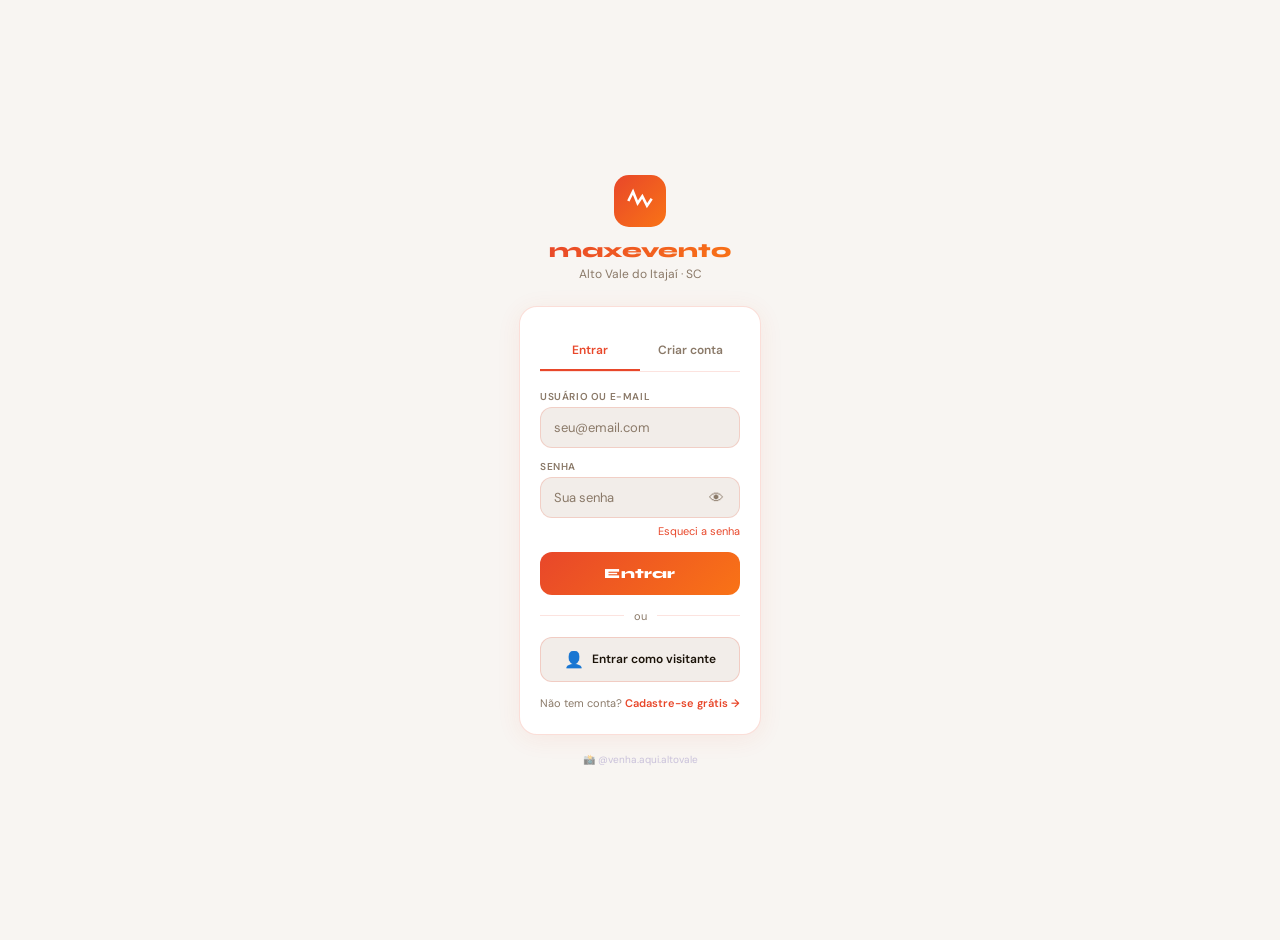
<file: maxevento_v5_modificado.html>
<!DOCTYPE html>
<html lang="pt-BR">
<head>
<meta charset="UTF-8"/>
<meta name="viewport" content="width=device-width,initial-scale=1,maximum-scale=1,user-scalable=no"/>
<meta name="theme-color" content="#F8F5F2"/>
<title>maxevento · Alto Vale do Itajaí</title>
<link href="https://fonts.googleapis.com/css2?family=Syne:wght@400;600;700;800&family=DM+Sans:ital,wght@0,300;0,400;0,500;0,600;1,400&display=swap" rel="stylesheet"/>
<style>
*{margin:0;padding:0;box-sizing:border-box;-webkit-tap-highlight-color:transparent}
:root{
  --p:#E8472A;--p2:#F97316;--grad:linear-gradient(135deg,#E8472A,#F97316);
  --bg:#F8F5F2;--card:#FFFFFF;--surf:#F2EDE9;--surf2:#E8E0DA;
  --txt:#1A1208;--mut:#8A7968;--acc:#E8472A;--grn:#16A34A;--ylw:#CA8A04;
  --r:12px;--r2:18px;
  --font-h:'Syne',sans-serif;--font-b:'DM Sans',sans-serif;
  --safe-bottom:env(safe-area-inset-bottom,0px);
}
html{height:100%;overflow:hidden}
body{background:var(--bg);color:var(--txt);font-family:var(--font-b);height:100%;overflow:hidden;font-size:14px;-webkit-font-smoothing:antialiased;display:flex;justify-content:center;align-items:flex-start}
@media(min-width:769px){body{padding:20px;overflow-y:auto}}
.app-container{width:100%;height:100vh;max-width:480px;display:flex;flex-direction:column;background:var(--bg)}
@media(min-width:769px){.app-container{height:auto;border-radius:18px;box-shadow:0 8px 32px rgba(232,71,42,.12);border:1px solid rgba(232,71,42,.1)}}
.screen{display:none;flex-direction:column;height:100vh;overflow-y:auto;overflow-x:hidden;animation:fi .2s ease;-webkit-overflow-scrolling:touch}
.screen.active{display:flex}
@keyframes fi{from{opacity:0;transform:translateY(6px)}to{opacity:1;transform:translateY(0)}}

/* NAV */
.nav{display:flex;align-items:center;justify-content:space-between;padding:12px 14px;position:sticky;top:0;z-index:100;background:rgba(248,245,242,.94);backdrop-filter:blur(18px);-webkit-backdrop-filter:blur(18px);border-bottom:1px solid rgba(232,71,42,.12);flex-shrink:0}
.logo{display:flex;align-items:center;gap:7px;cursor:pointer;text-decoration:none}
.logo-mark{width:30px;height:30px;background:var(--grad);border-radius:9px;display:flex;align-items:center;justify-content:center}
.logo-mark svg{width:17px;height:17px;stroke:#fff;fill:none;stroke-width:2.2}
.logo-txt{font-family:var(--font-h);font-size:14px;font-weight:800;background:var(--grad);-webkit-background-clip:text;-webkit-text-fill-color:transparent}
.nb{width:34px;height:34px;border-radius:50%;background:var(--surf);border:1px solid rgba(232,71,42,.18);color:var(--mut);cursor:pointer;display:flex;align-items:center;justify-content:center;font-size:14px;transition:.18s;-webkit-text-fill-color:var(--mut);flex-shrink:0}
.nb:active{background:var(--surf2);transform:scale(.93)}

/* BNAV */
.bnav{position:fixed;bottom:0;left:0;right:0;background:rgba(248,245,242,.97);backdrop-filter:blur(18px);-webkit-backdrop-filter:blur(18px);border-top:1px solid rgba(232,71,42,.14);display:flex;z-index:200;padding-bottom:var(--safe-bottom)}
.bi{flex:1;display:flex;flex-direction:column;align-items:center;padding:9px 0 10px;cursor:pointer;gap:2px;color:var(--mut);font-size:9px;font-weight:500;border:none;background:none;transition:.18s;font-family:var(--font-b)}
.bi.on{color:var(--acc)}
.bi svg{width:19px;height:19px;stroke:currentColor;fill:none;stroke-width:1.8}
.bi.on svg{stroke-width:2.2}

/* FORMS */
.finput{width:100%;background:var(--surf);border:1.5px solid rgba(232,71,42,.18);border-radius:var(--r);padding:11px 13px;color:var(--txt);font-size:13px;font-family:var(--font-b);outline:none;transition:.2s;display:block;-webkit-appearance:none;appearance:none}
.finput:focus{border-color:var(--p);background:rgba(242,237,233,.9)}
.finput::placeholder{color:var(--mut)}
.ftarea{height:82px;resize:none}
.flabel{font-size:10px;color:var(--mut);margin-bottom:4px;display:block;text-transform:uppercase;letter-spacing:.6px;font-weight:600}
.fgroup{margin-bottom:12px}
select.finput{color:var(--txt)}
select.finput option{background:var(--card);color:var(--txt)}
.btnP{width:100%;padding:13px;border-radius:var(--r);background:var(--grad);border:none;color:#fff;font-size:14px;font-weight:800;cursor:pointer;font-family:var(--font-h);transition:.15s;letter-spacing:.2px}
.btnP:active{transform:scale(.97);opacity:.9}
.btnO{width:100%;padding:11px;border-radius:var(--r);background:transparent;border:1.5px solid rgba(232,71,42,.3);color:var(--acc);font-size:12px;font-weight:600;cursor:pointer;font-family:var(--font-b);transition:.15s}
.btnO:active{background:rgba(232,71,42,.08)}

/* CHIPS */
.chips{display:flex;gap:7px;overflow-x:auto;padding:9px 14px 4px;scrollbar-width:none;flex-shrink:0}
.chips::-webkit-scrollbar{display:none}
.chip{flex-shrink:0;padding:6px 13px;border-radius:20px;font-size:11px;font-weight:600;border:1.5px solid rgba(232,71,42,.22);background:transparent;color:var(--mut);cursor:pointer;transition:.18s;font-family:var(--font-b)}
.chip.on{background:var(--grad);border-color:transparent;color:#fff}
.chip:active{transform:scale(.95)}

/* SECTION */
.sec{padding:14px}
.sh{display:flex;align-items:center;justify-content:space-between;margin-bottom:9px}
.st{font-family:var(--font-h);font-size:14px;font-weight:700}
.sa{font-size:11px;color:var(--acc);cursor:pointer;background:none;border:none;font-family:var(--font-b);font-weight:600}

/* EVENT CARDS — compact */
.ec{background:var(--card);border-radius:var(--r);border:1px solid rgba(232,71,42,.1);overflow:hidden;cursor:pointer;display:flex;transition:.15s;margin-bottom:8px;min-height:72px}
.ec:active{transform:scale(.98);border-color:rgba(232,71,42,.3)}
.ec-img{width:72px;height:72px;display:flex;align-items:center;justify-content:center;font-size:24px;flex-shrink:0}
.ec-body{padding:8px 11px;flex:1;display:flex;flex-direction:column;justify-content:space-between;min-width:0}
.ec-name{font-family:var(--font-h);font-size:12px;font-weight:700;color:var(--txt);line-height:1.25;margin-bottom:2px;white-space:nowrap;overflow:hidden;text-overflow:ellipsis}
.ec-meta{font-size:10px;color:var(--mut);white-space:nowrap;overflow:hidden;text-overflow:ellipsis}
.ec-bot{display:flex;align-items:center;justify-content:space-between;margin-top:3px}
.price-tag{font-size:12px;font-weight:700;color:var(--acc)}
.jbtn{padding:4px 10px;border-radius:16px;background:var(--grad);border:none;color:#fff;font-size:10px;font-weight:700;cursor:pointer;font-family:var(--font-b)}

/* FEATURED */
.feat-scroll{display:flex;gap:10px;overflow-x:auto;padding:0 14px 6px;scrollbar-width:none;flex-shrink:0}
.feat-scroll::-webkit-scrollbar{display:none}
.fc{flex-shrink:0;width:210px;border-radius:14px;overflow:hidden;position:relative;cursor:pointer;transition:.15s}
.fc:active{transform:scale(.97)}
.fc-img{height:130px;display:flex;align-items:center;justify-content:center;font-size:44px;position:relative}
.fc-ov{position:absolute;bottom:0;left:0;right:0;padding:9px 11px;background:linear-gradient(0deg,rgba(8,4,20,.97) 0%,transparent 100%)}
.fc-name{font-family:var(--font-h);font-size:12px;font-weight:700;color:#fff;line-height:1.2;margin-bottom:1px}
.fc-info{font-size:10px;color:rgba(255,255,255,.55)}

/* CAT */
.cgrid{display:grid;grid-template-columns:repeat(3,1fr);gap:8px}
.ci{background:var(--surf);border-radius:var(--r);padding:11px 6px 9px;text-align:center;cursor:pointer;border:1px solid rgba(232,71,42,.1);transition:.18s}
.ci:active{border-color:var(--p);transform:scale(.96)}

/* DETAIL */
.dh{position:relative;height:180px;display:flex;align-items:center;justify-content:center;font-size:52px;overflow:hidden;flex-shrink:0}
.dh-actions{position:absolute;top:11px;left:11px;right:11px;display:flex;justify-content:space-between;z-index:10}
.icon-btn{width:33px;height:33px;border-radius:50%;background:rgba(0,0,0,.6);border:none;color:#fff;cursor:pointer;display:flex;align-items:center;justify-content:center;font-size:14px;font-family:var(--font-b)}
.dbody{padding:14px 14px 0}
.d-info-row{display:flex;align-items:center;gap:9px;padding:8px 0;border-bottom:1px solid rgba(232,71,42,.08)}
.d-icon{width:32px;height:32px;border-radius:9px;background:var(--surf);display:flex;align-items:center;justify-content:center;font-size:13px;flex-shrink:0}
.d-lbl{font-size:9px;color:var(--mut);text-transform:uppercase;letter-spacing:.5px;margin-bottom:1px}
.d-val{font-size:12px;font-weight:500;color:var(--txt)}

/* TICKET PANE */
.ticket-pane{background:var(--surf);border-radius:var(--r2) var(--r2) 0 0;padding:16px 14px;border-top:1px solid rgba(232,71,42,.18);flex-shrink:0}
.topt{display:flex;align-items:center;justify-content:space-between;background:var(--card);border-radius:var(--r);padding:10px 12px;border:1.5px solid rgba(232,71,42,.13);cursor:pointer;margin-bottom:7px;transition:.18s}
.topt.on{border-color:var(--p);background:rgba(232,71,42,.05)}

/* PHOTO */
.photo-scroll{display:flex;gap:7px;overflow-x:auto;padding:0 0 6px;scrollbar-width:none}
.photo-scroll::-webkit-scrollbar{display:none}
.ph-thumb{flex-shrink:0;width:64px;height:64px;border-radius:9px;display:flex;align-items:center;justify-content:center;font-size:22px;border:1.5px solid rgba(232,71,42,.15)}

/* MAP */
.map-box{background:var(--surf);border-radius:var(--r);height:96px;display:flex;flex-direction:column;align-items:center;justify-content:center;gap:2px;border:1px solid rgba(232,71,42,.15);cursor:pointer;margin-bottom:12px;transition:.18s}
.map-box:active{border-color:var(--p)}

/* REVIEWS */
.rv-card{background:var(--surf);border-radius:var(--r);padding:11px;margin-bottom:7px}

/* STARS */
.istar{font-size:28px;cursor:pointer;transition:.1s;color:rgba(255,255,255,.13)}
.istar.lit{color:var(--ylw)}

/* ADMIN */
.admin-card{background:var(--card);border-radius:var(--r);border:1px solid rgba(232,71,42,.13);padding:13px;margin-bottom:9px}
.status-badge{padding:3px 9px;border-radius:7px;font-size:9px;font-weight:700;text-transform:uppercase;letter-spacing:.3px}
.s-pend{background:rgba(252,211,77,.13);color:var(--ylw)}
.s-aprv{background:rgba(52,211,153,.13);color:var(--grn)}
.s-rej{background:rgba(239,68,68,.1);color:#F87171}

/* TAGS */
.pill{padding:2px 8px;border-radius:7px;font-size:9px;font-weight:700;text-transform:uppercase;letter-spacing:.4px}
.tag-p{background:rgba(232,71,42,.12);color:#C0392B}
.tag-k{background:rgba(249,115,22,.12);color:#C2510A}
.tag-t{background:rgba(20,184,166,.14);color:#0D7A72}
.tag-a{background:rgba(202,138,4,.14);color:#8B6004}
.tag-b{background:rgba(37,99,235,.12);color:#1D4ED8}
.tag-g{background:rgba(22,163,74,.12);color:#14532D}

/* MISC */
.pb80{padding-bottom:80px}
.divider{height:1px;background:rgba(232,71,42,.08);margin:3px 0}
.toast{position:fixed;bottom:86px;left:50%;transform:translateX(-50%);background:#1A0A05;border:1px solid rgba(232,71,42,.38);color:#fff;padding:9px 16px;border-radius:18px;font-size:12px;font-weight:500;z-index:999;opacity:0;pointer-events:none;transition:.28s;white-space:nowrap;max-width:90vw;text-align:center}
.toast.show{opacity:1}
.empty-state{text-align:center;padding:36px 14px;color:var(--mut)}
.empty-state .em{font-size:36px;margin-bottom:9px}
.verified{display:inline-flex;align-items:center;gap:3px;font-size:10px;color:var(--grn);font-weight:600}

/* LOGIN */
.login-wrap{display:flex;flex-direction:column;align-items:center;justify-content:center;min-height:100vh;padding:20px;overflow-y:auto}
.login-card{background:var(--card);border-radius:18px;border:1px solid rgba(232,71,42,.18);padding:24px 20px;width:100%;max-width:360px;box-shadow:0 4px 24px rgba(232,71,42,.08)}
.err-msg{background:rgba(239,68,68,.1);border:1px solid rgba(239,68,68,.22);border-radius:9px;padding:9px 12px;font-size:11px;color:#F87171;margin-bottom:11px;display:none}

/* TICKET CARD */
.tkt-card{background:var(--card);border-radius:var(--r);border:1px solid rgba(232,71,42,.18);padding:13px;margin-bottom:9px;position:relative;overflow:hidden}
.tkt-card::before{content:'';position:absolute;left:0;top:0;bottom:0;width:3px;background:var(--grad)}

/* REGISTER */
.reg-tab{flex:1;padding:11px 8px;text-align:center;font-size:12px;font-weight:600;cursor:pointer;border:none;background:none;color:var(--mut);border-bottom:2px solid transparent;transition:.2s;font-family:var(--font-b)}
.reg-tab.on{color:var(--acc);border-bottom-color:var(--acc)}
.pwd-toggle{position:absolute;right:12px;top:50%;transform:translateY(-50%);background:none;border:none;color:var(--mut);cursor:pointer;font-size:15px;padding:4px}
.pwd-wrap{position:relative}
.strength-bar{height:3px;border-radius:2px;margin-top:5px;background:var(--surf2);overflow:hidden;transition:.3s}
.strength-fill{height:100%;border-radius:2px;transition:width .3s,background .3s}
.form-hint{font-size:10px;color:var(--mut);margin-top:3px}
.social-btn{width:100%;padding:11px;border-radius:var(--r);background:var(--surf);border:1.5px solid rgba(232,71,42,.2);color:var(--txt);font-size:12px;font-weight:600;cursor:pointer;font-family:var(--font-b);display:flex;align-items:center;justify-content:center;gap:8px;transition:.15s;margin-bottom:8px}
.social-btn:active{background:var(--surf2);transform:scale(.98)}
.divider-or{display:flex;align-items:center;gap:10px;margin:14px 0;color:var(--mut);font-size:11px}
.divider-or::before,.divider-or::after{content:'';flex:1;height:1px;background:rgba(232,71,42,.15)}
.check-wrap{display:flex;align-items:flex-start;gap:9px;padding:3px 0}
.check-wrap input[type="checkbox"]{width:16px;height:16px;accent-color:var(--p);flex-shrink:0;margin-top:2px;cursor:pointer}
.check-wrap label{font-size:11px;color:var(--mut);line-height:1.5;cursor:pointer}
.check-wrap label a{color:var(--acc)}
.step-indicator{display:flex;align-items:center;gap:0;margin-bottom:20px;justify-content:center}
.step-dot{width:28px;height:28px;border-radius:50%;display:flex;align-items:center;justify-content:center;font-size:11px;font-weight:700;transition:.3s;border:2px solid rgba(232,71,42,.2);color:var(--mut);background:var(--surf)}
.step-dot.done{background:var(--grad);border-color:transparent;color:#fff}
.step-dot.active{border-color:var(--p);color:var(--acc);background:rgba(232,71,42,.08)}
.step-line{flex:1;height:2px;background:rgba(232,71,42,.15);max-width:40px;transition:.3s}
.step-line.done{background:var(--grad)}
</style>
</head>
<body>

<div id="toast" class="toast"></div>

<!-- LOGIN -->
<div id="s-login" class="screen active">
  <div class="login-wrap">
    <div style="text-align:center;margin-bottom:24px">
      <div style="width:52px;height:52px;background:var(--grad);border-radius:15px;display:flex;align-items:center;justify-content:center;margin:0 auto 11px">
        <svg width="28" height="28" viewBox="0 0 24 24" stroke="#fff" fill="none" stroke-width="2.2"><polyline points="2,12 6,4 10,14 14,8 18,16 22,10"/></svg>
      </div>
      <div style="font-family:var(--font-h);font-size:20px;font-weight:800;background:var(--grad);-webkit-background-clip:text;-webkit-text-fill-color:transparent">maxevento</div>
      <div style="font-size:12px;color:var(--mut);margin-top:3px">Alto Vale do Itajaí · SC</div>
    </div>
    <div class="login-card">
      <div style="display:flex;border-bottom:1px solid rgba(232,71,42,.15);margin-bottom:18px">
        <button class="reg-tab on" id="tab-login" onclick="switchAuthTab('login')">Entrar</button>
        <button class="reg-tab" id="tab-reg" onclick="go('s-register')">Criar conta</button>
      </div>
      <div id="login-err" class="err-msg">Usuário ou senha incorretos</div>
      <div class="fgroup"><label class="flabel">Usuário ou e-mail</label><input class="finput" id="l-user" placeholder="seu@email.com" autocomplete="off"/></div>
      <div class="fgroup"><label class="flabel">Senha</label>
        <div class="pwd-wrap"><input class="finput" id="l-pass" type="password" placeholder="Sua senha"/><button class="pwd-toggle" onclick="togglePwd('l-pass',this)">👁</button></div>
      </div>
      <div style="display:flex;justify-content:flex-end;margin-top:-6px;margin-bottom:14px"><span style="font-size:11px;color:var(--acc);cursor:pointer" onclick="toast('📧 Link enviado para seu e-mail!')">Esqueci a senha</span></div>
      <button class="btnP" onclick="doLogin()">Entrar</button>
      <div class="divider-or">ou</div>
      <button class="social-btn" onclick="doGuestLogin()"><span style="font-size:16px">👤</span> Entrar como visitante</button>
      <div style="text-align:center;margin-top:14px;font-size:11px;color:var(--mut)">Não tem conta? <span style="color:var(--acc);cursor:pointer;font-weight:600" onclick="go('s-register')">Cadastre-se grátis →</span></div>
    </div>
    <div style="margin-top:18px;font-size:10px;color:rgba(155,142,196,.5);text-align:center">📸 @venha.aqui.altovale</div>
  </div>
</div>

<!-- CADASTRO -->
<div id="s-register" class="screen">
  <div class="nav">
    <button class="nb" onclick="go('s-login')" style="-webkit-text-fill-color:var(--mut)">←</button>
    <span style="font-family:var(--font-h);font-size:14px;font-weight:700">Criar conta</span>
    <div style="width:34px"></div>
  </div>
  <div style="flex:1;overflow-y:auto;padding:18px 16px 24px">
    <!-- step indicator -->
    <div class="step-indicator">
      <div class="step-dot active" id="sdot1">1</div>
      <div class="step-line" id="sline1"></div>
      <div class="step-dot" id="sdot2">2</div>
      <div class="step-line" id="sline2"></div>
      <div class="step-dot" id="sdot3">✓</div>
    </div>

    <!-- STEP 1: dados pessoais -->
    <div id="reg-step1">
      <div style="font-family:var(--font-h);font-size:17px;font-weight:700;margin-bottom:3px">Seus dados 👤</div>
      <div style="font-size:12px;color:var(--mut);margin-bottom:18px">Rápido! Menos de 1 minuto</div>

      <div style="display:grid;grid-template-columns:1fr 1fr;gap:10px">
        <div class="fgroup" style="margin-bottom:0">
          <label class="flabel">Nome *</label>
          <input class="finput" id="r-nome" placeholder="Ana"/>
        </div>
        <div class="fgroup" style="margin-bottom:0">
          <label class="flabel">Sobrenome *</label>
          <input class="finput" id="r-sobrenome" placeholder="Silva"/>
        </div>
      </div>
      <div style="height:10px"></div>
      <div class="fgroup">
        <label class="flabel">E-mail *</label>
        <input class="finput" id="r-email" type="email" placeholder="seu@email.com"/>
        <div class="form-hint">Nunca compartilharemos seu e-mail</div>
      </div>
      <div class="fgroup">
        <label class="flabel">WhatsApp</label>
        <input class="finput" id="r-phone" type="tel" placeholder="(47) 99999-9999" oninput="maskPhone(this)" maxlength="15"/>
        <div class="form-hint">Opcional — para notificações de eventos</div>
      </div>
      <div class="fgroup">
        <label class="flabel">Cidade *</label>
        <select class="finput" id="r-city">
          <option value="">Selecione sua cidade...</option>
          <option>Rio do Sul</option><option>Ituporanga</option><option>Ibirama</option>
          <option>Taió</option><option>Agrolândia</option><option>Lontras</option>
          <option>Pouso Redondo</option><option>Braço do Trombudo</option><option>Trombudo Central</option>
          <option>Vidal Ramos</option><option>Mirim Doce</option><option>Dona Emma</option>
          <option>Laurentino</option><option>Outra no Alto Vale</option>
        </select>
      </div>
      <button class="btnP" onclick="regStep1()">Continuar →</button>
    </div>

    <!-- STEP 2: senha e preferências -->
    <div id="reg-step2" style="display:none">
      <div style="font-family:var(--font-h);font-size:17px;font-weight:700;margin-bottom:3px">Segurança 🔒</div>
      <div style="font-size:12px;color:var(--mut);margin-bottom:18px">Crie uma senha forte</div>

      <div class="fgroup">
        <label class="flabel">Usuário *</label>
        <input class="finput" id="r-user" placeholder="Ex: anasilva123" oninput="checkUsername(this)"/>
        <div class="form-hint" id="user-hint">Mín. 4 caracteres, sem espaços</div>
      </div>
      <div class="fgroup">
        <label class="flabel">Senha *</label>
        <div class="pwd-wrap">
          <input class="finput" id="r-pass" type="password" placeholder="Mínimo 6 caracteres" oninput="checkPwdStrength(this)"/>
          <button class="pwd-toggle" onclick="togglePwd('r-pass',this)">👁</button>
        </div>
        <div class="strength-bar"><div class="strength-fill" id="strength-fill" style="width:0%"></div></div>
        <div class="form-hint" id="strength-txt">Digite uma senha</div>
      </div>
      <div class="fgroup">
        <label class="flabel">Confirmar senha *</label>
        <div class="pwd-wrap">
          <input class="finput" id="r-pass2" type="password" placeholder="Repita a senha"/>
          <button class="pwd-toggle" onclick="togglePwd('r-pass2',this)">👁</button>
        </div>
      </div>

      <div style="background:var(--surf);border-radius:var(--r);padding:12px;margin-bottom:14px;border:1px solid rgba(232,71,42,.12)">
        <div style="font-size:11px;font-weight:700;color:var(--txt);margin-bottom:9px">🎯 Interesses (opcional)</div>
        <div style="display:flex;flex-wrap:wrap;gap:6px" id="interest-chips">
          <button class="chip" onclick="toggleInterest(this,'Música')">🎵 Música</button>
          <button class="chip" onclick="toggleInterest(this,'Teatro')">🎭 Teatro</button>
          <button class="chip" onclick="toggleInterest(this,'Cultura')">🎨 Cultura</button>
          <button class="chip" onclick="toggleInterest(this,'Oficina')">🛠 Oficinas</button>
          <button class="chip" onclick="toggleInterest(this,'Palestra')">🎤 Palestras</button>
          <button class="chip" onclick="toggleInterest(this,'Negócio')">💼 Negócios</button>
        </div>
      </div>

      <div style="display:flex;flex-direction:column;gap:9px;margin-bottom:16px">
        <div class="check-wrap">
          <input type="checkbox" id="r-terms" checked/>
          <label for="r-terms">Concordo com os <a href="#" onclick="toast('📄 Termos de Uso')">Termos de Uso</a> e <a href="#" onclick="toast('📄 Política de Privacidade')">Privacidade</a></label>
        </div>
        <div class="check-wrap">
          <input type="checkbox" id="r-news" checked/>
          <label for="r-news">Quero receber novidades de eventos por e-mail</label>
        </div>
      </div>
      <div style="display:flex;gap:9px">
        <button class="btnO" style="width:auto;padding:12px 18px;font-size:12px" onclick="regBackStep()">← Voltar</button>
        <button class="btnP" style="flex:1" onclick="regStep2()">Criar conta 🎉</button>
      </div>
    </div>

    <!-- STEP 3: sucesso -->
    <div id="reg-step3" style="display:none;text-align:center;padding-top:20px">
      <div style="font-size:56px;margin-bottom:14px;animation:bounce .5s ease">🎉</div>
      <div style="font-family:var(--font-h);font-size:20px;font-weight:800;margin-bottom:6px" id="reg-success-name">Bem-vindo!</div>
      <div style="font-size:13px;color:var(--mut);margin-bottom:24px;line-height:1.6">Sua conta foi criada com sucesso.<br>Explore os eventos do Alto Vale!</div>
      <button class="btnP" onclick="loginFromReg()">Começar a explorar →</button>
    </div>
  </div>
</div>

<!-- HOME -->
<div id="s-home" class="screen">
  <div class="nav">
    <div class="logo" onclick="go('s-home')">
      <div class="logo-mark"><svg viewBox="0 0 24 24" stroke="#fff" fill="none" stroke-width="2.2"><polyline points="2,12 6,4 10,14 14,8 18,16 22,10"/></svg></div>
      <span class="logo-txt">maxevento</span>
    </div>
    <div style="display:flex;gap:7px">
      <div id="nav-admin-btn" style="display:none"><button class="nb" onclick="go('s-admin')" style="-webkit-text-fill-color:var(--mut)">⚙️</button></div>
      <button class="nb" onclick="go('s-profile')" style="-webkit-text-fill-color:var(--mut)">👤</button>
    </div>
  </div>
  <div style="flex:1;overflow-y:auto" class="pb80">
    <div style="padding:14px 14px 8px;background:linear-gradient(180deg,rgba(232,71,42,.08) 0%,transparent 100%)">
      <div style="font-family:var(--font-h);font-size:20px;font-weight:800;line-height:1.2;margin-bottom:2px">O que rola no<br><span style="background:var(--grad);-webkit-background-clip:text;-webkit-text-fill-color:transparent">Alto Vale?</span></div>
      <div style="color:var(--mut);font-size:11px;margin-bottom:11px">📍 Rio do Sul · Ituporanga · Ibirama e mais</div>
      <div style="display:flex;align-items:center;gap:9px;background:var(--surf);border:1.5px solid rgba(232,71,42,.18);border-radius:var(--r);padding:10px 13px;cursor:pointer" onclick="go('s-search')">
        <span style="color:var(--mut);font-size:14px">🔍</span><span style="color:var(--mut);font-size:12px">Eventos, artistas, cidades...</span>
      </div>
    </div>
    <div class="chips" id="home-chips">
      <button class="chip on" onclick="homeCat('Todos',this)">Todos</button>
      <button class="chip" onclick="homeCat('Música',this)">🎵 Música</button>
      <button class="chip" onclick="homeCat('Teatro',this)">🎭 Teatro</button>
      <button class="chip" onclick="homeCat('Oficina',this)">🛠 Oficinas</button>
      <button class="chip" onclick="homeCat('Palestra',this)">🎤 Palestras</button>
      <button class="chip" onclick="homeCat('Cultura',this)">🎨 Cultura</button>
      <button class="chip" onclick="homeCat('Negócio',this)">💼 Negócios</button>
    </div>
    <div style="padding:4px 0 4px">
      <div class="sh" style="padding:0 14px"><span class="st">🔥 Destaques</span><button class="sa" onclick="go('s-events')">Ver todos →</button></div>
      <div class="feat-scroll" id="feat-scroll"></div>
    </div>
    <div class="sec" style="padding-top:10px">
      <div class="sh"><span class="st">📅 Próximos eventos</span><button class="sa" onclick="go('s-events')">Ver todos →</button></div>
      <div id="home-list"></div>
    </div>
    <div class="sec" style="padding-top:0">
      <div style="background:linear-gradient(135deg,rgba(232,71,42,.08),rgba(249,115,22,.08));border:1px solid rgba(249,115,22,.2);border-radius:var(--r);padding:12px;display:flex;align-items:center;gap:10px">
        <span style="font-size:22px">📸</span>
        <div><div style="font-size:12px;font-weight:700;margin-bottom:1px">@venha.aqui.altovale</div><div style="font-size:10px;color:var(--mut)">Instagram — Eventos todo dia!</div></div>
      </div>
    </div>
    <div class="sec" style="padding-top:0">
      <div class="sh"><span class="st">🕐 Eventos Passados</span></div>
      <div id="past-list"></div>
    </div>
    <div class="sec" style="padding-top:0">
      <div style="background:rgba(232,71,42,.06);border:1px solid rgba(232,71,42,.16);border-radius:var(--r);padding:14px;text-align:center">
        <div style="font-size:16px;margin-bottom:4px">📢</div>
        <div style="font-family:var(--font-h);font-size:13px;font-weight:700;margin-bottom:2px">Tem um evento para divulgar?</div>
        <div style="font-size:11px;color:var(--mut);margin-bottom:11px">Nossa equipe avalia e publica em até 24h</div>
        <button class="btnP" style="width:auto;padding:9px 20px;font-size:12px" onclick="go('s-suggest')">Sugerir Evento ↗</button>
      </div>
    </div>
  </div>
</div>

<!-- EVENTS -->
<div id="s-events" class="screen">
  <div class="nav">
    <button class="nb" onclick="back()" style="-webkit-text-fill-color:var(--mut)">←</button>
    <span style="font-family:var(--font-h);font-size:14px;font-weight:700" id="ev-title">Eventos</span>
    <div style="width:34px"></div>
  </div>
  <div style="padding:9px 14px 0">
    <div style="display:flex;align-items:center;gap:9px;background:var(--surf);border:1.5px solid rgba(232,71,42,.18);border-radius:var(--r);padding:9px 13px">
      <span style="color:var(--mut)">🔍</span><input id="ev-search" placeholder="Buscar..." oninput="filterEvList()" style="background:none;border:none;color:var(--txt);font-size:13px;flex:1;outline:none;font-family:var(--font-b)"/>
    </div>
  </div>
  <div class="chips" id="ev-chips"></div>
  <div style="padding:0 14px 7px;display:flex;gap:5px;overflow-x:auto;scrollbar-width:none" id="city-chips">
    <button class="chip on" style="padding:5px 10px;font-size:10px" onclick="evCity('Todas',this)">📍 Todas</button>
    <button class="chip" style="padding:5px 10px;font-size:10px" onclick="evCity('Rio do Sul',this)">Rio do Sul</button>
    <button class="chip" style="padding:5px 10px;font-size:10px" onclick="evCity('Ituporanga',this)">Ituporanga</button>
    <button class="chip" style="padding:5px 10px;font-size:10px" onclick="evCity('Ibirama',this)">Ibirama</button>
    <button class="chip" style="padding:5px 10px;font-size:10px" onclick="evCity('Taió',this)">Taió</button>
    <button class="chip" style="padding:5px 10px;font-size:10px" onclick="evCity('Agrolândia',this)">Agrolândia</button>
    <button class="chip" style="padding:5px 10px;font-size:10px" onclick="evCity('Lontras',this)">Lontras</button>
    <button class="chip" style="padding:5px 10px;font-size:10px" onclick="evCity('Pouso Redondo',this)">Pouso Redondo</button>
    <button class="chip" style="padding:5px 10px;font-size:10px" onclick="evCity('Braço do Trombudo',this)">Braço</button>
  </div>
  <div style="flex:1;overflow-y:auto" class="pb80">
    <div class="sec" style="padding-top:6px">
      <div id="ev-list"></div>
      <div id="ev-empty" style="display:none" class="empty-state"><div class="em">😕</div>Nenhum evento encontrado</div>
    </div>
  </div>
</div>

<!-- SEARCH -->
<div id="s-search" class="screen">
  <div class="nav" style="gap:8px">
    <button class="nb" onclick="back()" style="-webkit-text-fill-color:var(--mut)">←</button>
    <div style="display:flex;align-items:center;gap:8px;background:var(--surf);border:1.5px solid rgba(232,71,42,.18);border-radius:var(--r);padding:8px 13px;flex:1">
      <span style="color:var(--mut)">🔍</span><input id="sr-inp" placeholder="Buscar eventos, cidades..." oninput="doSearch()" autofocus style="background:none;border:none;color:var(--txt);font-size:13px;flex:1;outline:none;font-family:var(--font-b)"/>
    </div>
  </div>
  <div style="padding:9px 14px 3px;font-size:10px;color:var(--mut);font-weight:600;text-transform:uppercase;letter-spacing:.5px">Cidades</div>
  <div style="padding:0 14px 9px;display:flex;flex-wrap:wrap;gap:6px">
    <button class="chip on" onclick="srCity('Todas',this)">Todas</button>
    <button class="chip" onclick="srCity('Rio do Sul',this)">Rio do Sul</button>
    <button class="chip" onclick="srCity('Ituporanga',this)">Ituporanga</button>
    <button class="chip" onclick="srCity('Ibirama',this)">Ibirama</button>
    <button class="chip" onclick="srCity('Taió',this)">Taió</button>
    <button class="chip" onclick="srCity('Agrolândia',this)">Agrolândia</button>
    <button class="chip" onclick="srCity('Lontras',this)">Lontras</button>
    <button class="chip" onclick="srCity('Pouso Redondo',this)">Pouso Redondo</button>
    <button class="chip" onclick="srCity('Braço do Trombudo',this)">Braço Trombudo</button>
    <button class="chip" onclick="srCity('Trombudo Central',this)">Trombudo Central</button>
    <button class="chip" onclick="srCity('Vidal Ramos',this)">Vidal Ramos</button>
  </div>
  <div style="flex:1;overflow-y:auto" class="pb80"><div class="sec" style="padding-top:4px"><div id="sr-list"></div></div></div>
</div>

<!-- DETAIL -->
<div id="s-detail" class="screen">
  <div style="flex:1;overflow-y:auto" class="pb80">
    <div style="position:relative">
      <div class="dh" id="d-hero"><span id="d-emoji">🎸</span></div>
      <div class="dh-actions">
        <button class="icon-btn" onclick="back()">←</button>
        <div style="display:flex;gap:7px">
          <button class="icon-btn" onclick="doShare()">↗</button>
          <button class="icon-btn" id="fav-btn" onclick="doFav()">🤍</button>
        </div>
      </div>
    </div>
    <div class="dbody">
      <div style="display:flex;align-items:center;gap:7px;margin-bottom:6px">
        <span class="pill" id="d-cat-badge">Música</span>
        <span class="verified" id="d-verified">✅ Verificado</span>
      </div>
      <div style="font-family:var(--font-h);font-size:18px;font-weight:800;margin-bottom:8px;line-height:1.2" id="d-title">Evento</div>
      <div style="display:flex;align-items:center;gap:7px;margin-bottom:12px;flex-wrap:wrap">
        <div id="d-stars-disp" style="display:flex;gap:1px"></div>
        <span style="font-size:13px;font-weight:700" id="d-rating-val">4.3</span>
        <span style="font-size:11px;color:var(--mut)" id="d-rcount">(127)</span>
        <button class="sa" onclick="go('s-review')">Avaliar ★</button>
      </div>
      <div class="d-info-row"><div class="d-icon">📅</div><div><div class="d-lbl">Data e hora</div><div class="d-val" id="d-date">—</div></div></div>
      <div class="d-info-row"><div class="d-icon">📍</div><div><div class="d-lbl">Local</div><div class="d-val" id="d-local">—</div></div></div>
      <div class="d-info-row"><div class="d-icon">🏙</div><div><div class="d-lbl">Cidade</div><div class="d-val" id="d-city">—</div></div></div>
      <div class="d-info-row"><div class="d-icon">🗺</div><div><div class="d-lbl">Endereço</div><div class="d-val" id="d-addr">—</div></div></div>
      <div class="d-info-row" style="border:none"><div class="d-icon">👥</div><div><div class="d-lbl">Vagas</div><div class="d-val" id="d-vagas">—</div></div></div>
      <div class="divider" style="margin:0 0 11px"></div>
      <div style="font-size:10px;color:var(--mut);text-transform:uppercase;letter-spacing:.5px;font-weight:600;margin-bottom:4px">Sobre o evento</div>
      <div style="font-size:12px;color:var(--mut);line-height:1.8;padding-bottom:12px" id="d-desc">—</div>
      <div class="sh"><span class="st" style="font-size:13px">📸 Fotos</span></div>
      <div class="photo-scroll" id="d-photos"></div>
      <div class="sh" style="margin-top:12px"><span class="st" style="font-size:13px">🗺 Localização</span></div>
      <div class="map-box" onclick="toast('Abrindo Google Maps 🗺')">
        <span style="font-size:22px">📍</span>
        <span style="font-size:12px;font-weight:700;color:var(--acc)" id="map-local">—</span>
        <span style="font-size:10px;color:var(--mut)" id="map-city">—</span>
        <span style="font-size:10px;color:var(--p);margin-top:1px">Ver no mapa ↗</span>
      </div>
      <div class="sh"><span class="st" style="font-size:13px">⭐ Avaliações</span><button class="sa" onclick="go('s-review')">Avaliar</button></div>
      <div id="d-reviews"></div>
    </div>
  </div>
  <div class="ticket-pane">
    <div style="font-size:10px;color:var(--mut);font-weight:600;text-transform:uppercase;letter-spacing:.5px;margin-bottom:9px">Ingressos</div>
    <div id="ticket-opts"></div>
    <div style="display:flex;align-items:center;gap:11px;margin:9px 0">
      <button style="width:30px;height:30px;border-radius:50%;background:var(--surf2);border:1px solid rgba(232,71,42,.22);color:var(--txt);font-size:16px;cursor:pointer;display:flex;align-items:center;justify-content:center" onclick="chgQty(-1)">−</button>
      <span style="font-size:15px;font-weight:700;min-width:22px;text-align:center" id="qty-v">1</span>
      <button style="width:30px;height:30px;border-radius:50%;background:var(--surf2);border:1px solid rgba(232,71,42,.22);color:var(--txt);font-size:16px;cursor:pointer;display:flex;align-items:center;justify-content:center" onclick="chgQty(1)">+</button>
      <span style="font-size:11px;color:var(--mut)">ingresso(s)</span>
    </div>
    <div style="display:flex;justify-content:space-between;font-size:12px;padding:3px 0"><span style="color:var(--mut)">Subtotal</span><span id="co-sub">—</span></div>
    <div style="display:flex;justify-content:space-between;font-size:14px;font-weight:700;padding:7px 0 2px;border-top:1px solid rgba(232,71,42,.12);margin-top:3px"><span>Total</span><span style="color:var(--acc)" id="co-tot">—</span></div>
    <div style="font-size:10px;color:var(--mut);margin-bottom:10px;display:flex;align-items:center;gap:3px">ℹ️ <span id="fee-txt">+ R$ 3,00 por ingresso (taxa do site)</span></div>
    <button class="btnP" onclick="go('s-checkout')">Garantir Ingresso</button>
  </div>
</div>

<!-- CHECKOUT -->
<div id="s-checkout" class="screen">
  <div class="nav"><button class="nb" onclick="back()" style="-webkit-text-fill-color:var(--mut)">←</button><span style="font-family:var(--font-h);font-size:14px;font-weight:700">Finalizar Compra</span><div style="width:34px"></div></div>
  <div style="flex:1;overflow-y:auto" class="pb80">
    <div class="sec">
      <div style="background:var(--surf);border-radius:var(--r);padding:12px;margin-bottom:12px;border:1px solid rgba(232,71,42,.15)">
        <div style="font-size:9px;color:var(--mut);margin-bottom:2px;text-transform:uppercase;letter-spacing:.5px">EVENTO</div>
        <div style="font-family:var(--font-h);font-weight:700;font-size:13px" id="co-ename">—</div>
        <div style="font-size:10px;color:var(--mut);margin-top:2px" id="co-einfo">—</div>
      </div>
      <div style="background:var(--surf);border-radius:var(--r);padding:13px;margin-bottom:12px;border:1px solid rgba(232,71,42,.15)">
        <div style="font-size:12px;font-weight:700;margin-bottom:10px">Seus dados</div>
        <input class="finput" type="text" placeholder="Nome completo" style="margin-bottom:7px" id="co-nome"/>
        <input class="finput" type="email" placeholder="E-mail" style="margin-bottom:7px" id="co-email"/>
        <input class="finput" type="tel" placeholder="WhatsApp" id="co-whats"/>
      </div>
      <div style="background:var(--surf);border-radius:var(--r);padding:13px;margin-bottom:12px;border:1px solid rgba(232,71,42,.15)">
        <div style="font-size:12px;font-weight:700;margin-bottom:9px">Resumo</div>
        <div style="display:flex;justify-content:space-between;font-size:12px;padding:2px 0"><span style="color:var(--mut)" id="coo-tipo">—</span><span id="coo-sub">—</span></div>
        <div style="display:flex;justify-content:space-between;font-size:12px;padding:2px 0"><span style="color:var(--mut)">Taxa do site</span><span id="coo-taxa" style="color:var(--mut)">—</span></div>
        <div style="display:flex;justify-content:space-between;font-size:14px;font-weight:700;padding:7px 0 0;border-top:1px solid rgba(232,71,42,.12);margin-top:5px"><span>Total</span><span style="color:var(--acc)" id="coo-total">—</span></div>
      </div>
      <div style="background:rgba(52,211,153,.06);border:1px solid rgba(52,211,153,.16);border-radius:var(--r);padding:10px;margin-bottom:12px;font-size:11px;color:var(--grn);display:flex;align-items:center;gap:7px">🔒 Pagamento seguro — Pix, Cartão ou Boleto</div>
      <button class="btnP" onclick="confirmBuy()">Confirmar e Pagar</button>
      <p style="text-align:center;font-size:10px;color:var(--mut);margin-top:9px">Dúvidas? <span style="color:var(--acc)">suporte@maxevento.com.br</span></p>
    </div>
  </div>
</div>

<!-- SUGGEST -->
<div id="s-suggest" class="screen">
  <div class="nav"><button class="nb" onclick="back()" style="-webkit-text-fill-color:var(--mut)">←</button><span style="font-family:var(--font-h);font-size:14px;font-weight:700">Sugerir Evento</span><div style="width:34px"></div></div>
  <div style="flex:1;overflow-y:auto" class="pb80">
    <div class="sec">
      <div style="background:rgba(232,71,42,.06);border-radius:var(--r);padding:11px;margin-bottom:13px;font-size:11px;color:var(--mut)">📋 Preencha e nossa equipe analisa em até 24h.</div>
      <div class="fgroup"><label class="flabel">Nome do evento *</label><input class="finput" id="sg-name" placeholder="Ex: Festival de Jazz do Alto Vale"/></div>
      <div class="fgroup"><label class="flabel">Categoria *</label>
        <select class="finput" id="sg-cat" onchange="updateSgSubcat()">
          <option value="">Selecione...</option>
          <option>Música</option><option>Teatro</option><option>Cultura</option>
          <option>Oficina</option><option>Palestra</option><option>Negócio</option>
        </select>
      </div>
      <div class="fgroup" id="sg-sub-grp" style="display:none"><label class="flabel">Subcategoria</label><select class="finput" id="sg-sub"></select></div>
      <div class="fgroup"><label class="flabel">Data e hora *</label><input class="finput" type="datetime-local" id="sg-date" style="color:var(--mut)"/></div>
      <div class="fgroup"><label class="flabel">Cidade *</label>
        <select class="finput" id="sg-city">
          <option>Rio do Sul</option><option>Ituporanga</option><option>Ibirama</option>
          <option>Taió</option><option>Agrolândia</option><option>Lontras</option><option>Pouso Redondo</option>
          <option>Braço do Trombudo</option><option>Trombudo Central</option><option>Vidal Ramos</option>
          <option>Mirim Doce</option><option>Dona Emma</option><option>Laurentino</option><option>Outra</option>
        </select>
      </div>
      <div class="fgroup"><label class="flabel">Local / Endereço *</label><input class="finput" id="sg-addr" placeholder="Nome do local e endereço completo"/></div>
      <div class="fgroup"><label class="flabel">Capacidade máxima</label><input class="finput" type="number" id="sg-cap" placeholder="Ex: 200 pessoas"/></div>
      <div class="fgroup"><label class="flabel">Descrição *</label><textarea class="finput ftarea" id="sg-desc" placeholder="Descreva o evento, atrações, programação..."></textarea></div>
      <div class="fgroup"><label class="flabel">Tipo de ingresso</label>
        <select class="finput" id="sg-tkt">
          <option>Gratuito (reserva de vaga)</option><option>Pago</option><option>Gratuito e Pago</option>
        </select>
      </div>
      <div class="fgroup"><label class="flabel">Preço (se pago)</label><input class="finput" type="number" id="sg-price" placeholder="Ex: 50.00"/></div>
      <div class="fgroup"><label class="flabel">Seu nome / organização *</label><input class="finput" id="sg-org" placeholder="Nome ou empresa"/></div>
      <div class="fgroup"><label class="flabel">Contato (WhatsApp ou e-mail) *</label><input class="finput" id="sg-contact" placeholder="(47) 9 9999-9999 ou email@..."/></div>
      <button class="btnP" onclick="submitSuggest()">Enviar Sugestão ↗</button>
      <div style="text-align:center;font-size:10px;color:var(--mut);margin-top:9px">Taxa do site: R$ 3,00 a R$ 4,00 por ingresso vendido</div>
    </div>
  </div>
</div>

<!-- REVIEW -->
<div id="s-review" class="screen">
  <div class="nav"><button class="nb" onclick="back()" style="-webkit-text-fill-color:var(--mut)">←</button><span style="font-family:var(--font-h);font-size:14px;font-weight:700">Avaliar Evento</span><div style="width:34px"></div></div>
  <div style="flex:1;overflow-y:auto" class="pb80">
    <div class="sec">
      <div style="text-align:center;padding:18px 0 9px">
        <div id="rv-ename" style="font-family:var(--font-h);font-size:16px;font-weight:700;margin-bottom:13px">—</div>
        <div style="font-size:11px;color:var(--mut);margin-bottom:9px">Toque nas estrelas para avaliar</div>
        <div style="display:flex;justify-content:center;gap:7px;margin-bottom:9px" id="istar-row">
          <span class="istar" onclick="setRating(1)">★</span><span class="istar" onclick="setRating(2)">★</span>
          <span class="istar" onclick="setRating(3)">★</span><span class="istar" onclick="setRating(4)">★</span>
          <span class="istar" onclick="setRating(5)">★</span>
        </div>
        <div id="rv-label" style="font-size:13px;font-weight:600;color:var(--ylw);min-height:20px"></div>
      </div>
      <div class="fgroup" style="margin-top:9px"><label class="flabel">Seu comentário</label><textarea class="finput ftarea" id="rv-text" placeholder="Conte como foi..."></textarea></div>
      <button class="btnP" onclick="submitReview()">Publicar Avaliação ⭐</button>
    </div>
  </div>
</div>

<!-- PROFILE -->
<div id="s-profile" class="screen">
  <div class="nav"><button class="nb" onclick="back()" style="-webkit-text-fill-color:var(--mut)">←</button><span style="font-family:var(--font-h);font-size:14px;font-weight:700">Minha Conta</span><button class="nb" onclick="doLogout()" style="-webkit-text-fill-color:var(--mut)" title="Sair">🚪</button></div>
  <div style="flex:1;overflow-y:auto" class="pb80">
    <div class="sec">
      <div style="display:flex;flex-direction:column;align-items:center;padding:12px 0 18px">
        <div style="width:62px;height:62px;border-radius:50%;background:var(--grad);display:flex;align-items:center;justify-content:center;font-size:24px;margin-bottom:9px" id="prof-avatar">🎉</div>
        <div style="font-family:var(--font-h);font-size:16px;font-weight:700" id="prof-name">—</div>
        <div style="font-size:11px;color:var(--mut);margin-top:2px" id="prof-role">—</div>
      </div>
      <div style="background:var(--surf);border-radius:var(--r);border:1px solid rgba(232,71,42,.13);overflow:hidden;margin-bottom:13px">
        <div class="d-info-row" style="padding:12px 13px;cursor:pointer;border:none" onclick="go('s-tickets')"><span>🎫</span><span style="margin-left:9px;font-size:12px">Meus Ingressos</span><span style="margin-left:auto;color:var(--mut);font-size:11px" id="tkt-count-badge"></span><span style="color:var(--mut);margin-left:5px">→</span></div>
        <div class="divider"></div>
        <div class="d-info-row" style="padding:12px 13px;cursor:pointer;border:none" onclick="go('s-favorites')"><span>❤️</span><span style="margin-left:9px;font-size:12px">Favoritos</span><span style="margin-left:auto;color:var(--mut);font-size:11px" id="fav-count-badge"></span><span style="color:var(--mut);margin-left:5px">→</span></div>
        <div class="divider"></div>
        <div class="d-info-row" style="padding:12px 13px;cursor:pointer;border:none" onclick="go('s-myreviews')"><span>⭐</span><span style="margin-left:9px;font-size:12px">Minhas Avaliações</span><span style="margin-left:auto;color:var(--mut);font-size:11px" id="rv-count-badge"></span><span style="color:var(--mut);margin-left:5px">→</span></div>
        <div class="divider"></div>
        <div class="d-info-row" style="padding:12px 13px;cursor:pointer;border:none" onclick="go('s-suggest')"><span>📢</span><span style="margin-left:9px;font-size:12px">Sugerir Evento</span><span style="margin-left:auto;color:var(--mut)">→</span></div>
        <div id="admin-menu-item" style="display:none">
          <div class="divider"></div>
          <div class="d-info-row" style="padding:12px 13px;cursor:pointer;border:none" onclick="go('s-admin')"><span>⚙️</span><span style="margin-left:9px;font-size:12px;color:var(--ylw)">Painel Admin</span><span style="margin-left:auto;color:var(--mut)">→</span></div>
        </div>
      </div>
      <div style="display:flex;flex-direction:column;align-items:center;gap:6px">
        <div style="text-align:center;font-size:10px;color:var(--mut)">maxevento.com.br · suporte@maxevento.com.br</div>
        <div style="text-align:center;font-size:10px;color:var(--mut)">📸 @venha.aqui.altovale</div>
      </div>
    </div>
  </div>
</div>

<!-- MY TICKETS -->
<div id="s-tickets" class="screen">
  <div class="nav"><button class="nb" onclick="back()" style="-webkit-text-fill-color:var(--mut)">←</button><span style="font-family:var(--font-h);font-size:14px;font-weight:700">Meus Ingressos</span><div style="width:34px"></div></div>
  <div style="flex:1;overflow-y:auto" class="pb80"><div class="sec" id="tickets-body"></div></div>
</div>

<!-- FAVORITES -->
<div id="s-favorites" class="screen">
  <div class="nav"><button class="nb" onclick="back()" style="-webkit-text-fill-color:var(--mut)">←</button><span style="font-family:var(--font-h);font-size:14px;font-weight:700">Favoritos</span><div style="width:34px"></div></div>
  <div style="flex:1;overflow-y:auto" class="pb80"><div class="sec" id="fav-body"></div></div>
</div>

<!-- MY REVIEWS -->
<div id="s-myreviews" class="screen">
  <div class="nav"><button class="nb" onclick="back()" style="-webkit-text-fill-color:var(--mut)">←</button><span style="font-family:var(--font-h);font-size:14px;font-weight:700">Minhas Avaliações</span><div style="width:34px"></div></div>
  <div style="flex:1;overflow-y:auto" class="pb80"><div class="sec" id="myreviews-body"></div></div>
</div>

<!-- ADMIN -->
<div id="s-admin" class="screen">
  <div class="nav"><button class="nb" onclick="back()" style="-webkit-text-fill-color:var(--mut)">←</button><span style="font-family:var(--font-h);font-size:14px;font-weight:700">⚙️ Painel Admin</span><div style="width:34px"></div></div>
  <div class="chips" id="admin-chips">
    <button class="chip on" onclick="adminFilter('todos',this)">Todos</button>
    <button class="chip" onclick="adminFilter('pendente',this)">⏳ Pendentes</button>
    <button class="chip" onclick="adminFilter('aprovado',this)">✅ Aprovados</button>
    <button class="chip" onclick="adminFilter('reprovado',this)">❌ Reprovados</button>
  </div>
  <div style="flex:1;overflow-y:auto" class="pb80"><div class="sec" id="admin-list"></div></div>
</div>

<!-- BNAV -->
<div class="bnav" id="main-bnav" style="display:none">
  <button class="bi on" id="bi0" onclick="go('s-home')"><svg viewBox="0 0 24 24"><path d="M3 9l9-7 9 7v11a2 2 0 0 1-2 2H5a2 2 0 0 1-2-2z"/><polyline points="9,22 9,12 15,12 15,22"/></svg>Início</button>
  <button class="bi" id="bi1" onclick="go('s-events')"><svg viewBox="0 0 24 24"><rect x="3" y="4" width="18" height="18" rx="2"/><line x1="16" y1="2" x2="16" y2="6"/><line x1="8" y1="2" x2="8" y2="6"/><line x1="3" y1="10" x2="21" y2="10"/></svg>Eventos</button>
  <button class="bi" id="bi2" onclick="go('s-search')"><svg viewBox="0 0 24 24"><circle cx="11" cy="11" r="8"/><line x1="21" y1="21" x2="16.65" y2="16.65"/></svg>Buscar</button>
  <button class="bi" id="bi3" onclick="go('s-suggest')"><svg viewBox="0 0 24 24"><circle cx="12" cy="12" r="10"/><line x1="12" y1="8" x2="12" y2="16"/><line x1="8" y1="12" x2="16" y2="12"/></svg>Sugerir</button>
  <button class="bi" id="bi4" onclick="go('s-profile')"><svg viewBox="0 0 24 24"><path d="M20 21v-2a4 4 0 0 0-4-4H8a4 4 0 0 0-4 4v2"/><circle cx="12" cy="7" r="4"/></svg>Conta</button>
</div>

<script>
// ── DATA ──
const SUBCATS={Música:['Rock','Sertanejo','Eletrônica','MPB','Jazz','Forró','Gospel','Clássica','Pop'],Teatro:['Comédia','Drama','Musical','Infantil','Experimental'],Cultura:['Artes Visuais','Dança','Literatura','Gastronomia','Folclore'],Oficina:['Artesanato','Culinária','Tecnologia','Arte','Jardinagem'],Palestra:['Educação','Saúde','Tecnologia','Motivacional','Meio Ambiente'],Negócio:['Empreendedorismo','Marketing','Finanças','Agro','Networking']};
const CATS=[{id:'Música',em:'🎵',sub:'Rock · Sertanejo · Forró',tag:'tag-p'},{id:'Teatro',em:'🎭',sub:'Comédia · Drama · Musical',tag:'tag-t'},{id:'Cultura',em:'🎨',sub:'Artes · Dança · Gastro',tag:'tag-k'},{id:'Oficina',em:'🛠',sub:'Arte · Culinária · Tech',tag:'tag-a'},{id:'Palestra',em:'🎤',sub:'Educação · Saúde · Tech',tag:'tag-b'},{id:'Negócio',em:'💼',sub:'Empreend. · Finanças',tag:'tag-g'}];
const EVENTS=[
  {id:0,name:'Festival Rock no Vale',cat:'Música',sub:'Rock',tag:'tag-p',em:'🎸',bg:'linear-gradient(135deg,#3B0764,#7C3AED)',date:'28 Abr · 20:00',local:'Arena Rio do Sul',city:'Rio do Sul',addr:'Rua XV de Novembro, 200 — Centro',desc:'Uma noite épica de rock ao vivo com as melhores bandas do Alto Vale. Palco profissional, iluminação cênica, food trucks e área VIP. Maior de 18 anos, documento obrigatório.',pv:45,rating:4.3,rc:127,vagas:'🟢 Vagas disponíveis (320/500)',verified:true,past:false,feat:true,photos:['🎸','🎤','🥁','🎶','🔊'],tickets:[{n:'Pista',desc:'Acesso geral',p:45},{n:'VIP',desc:'Área premium + open bar',p:90}]},
  {id:1,name:'Noite de Teatro Clássico',cat:'Teatro',sub:'Drama',tag:'tag-t',em:'🎭',bg:'linear-gradient(135deg,#064E3B,#059669)',date:'02 Mai · 19:30',local:'Teatro Municipal',city:'Ituporanga',addr:'Praça Central, s/n — Centro',desc:'O grupo cultural de Ituporanga apresenta duas peças clássicas com cenografia profissional e figurinos elaborados. Evento para toda a família.',pv:30,rating:4.7,rc:89,vagas:'🟡 Poucas vagas (48/80)',verified:true,past:false,feat:true,photos:['🎭','🎪','🎨','✨','🌟'],tickets:[{n:'Inteira',desc:'Acesso geral',p:30},{n:'Meia',desc:'Estudante/idoso (doc. obrigatório)',p:15}]},
  {id:2,name:'Summit Empreendedor SC',cat:'Negócio',sub:'Empreendedorismo',tag:'tag-g',em:'💼',bg:'linear-gradient(135deg,#78350F,#D97706)',date:'10 Mai · 08:00',local:'Centro de Eventos',city:'Ibirama',addr:'Av. Brasil, 1500 — Bairro Industrial',desc:'O maior encontro de empreendedores do Alto Vale com palestras, painéis, pitch de startups, feira de negócios e networking. Café da manhã e almoço incluídos.',pv:80,rating:4.5,rc:203,vagas:'🟢 Vagas disponíveis (180/300)',verified:true,past:false,feat:true,photos:['💼','🎤','📊','🤝','🏆'],tickets:[{n:'Individual',desc:'1 dia completo',p:80},{n:'Dois dias',desc:'Acesso total + material',p:140}]},
  {id:3,name:'Oficina de Aquarela',cat:'Oficina',sub:'Arte',tag:'tag-a',em:'🎨',bg:'linear-gradient(135deg,#831843,#EC4899)',date:'15 Mai · 14:00',local:'Espaço Cultural',city:'Taió',addr:'Rua da Cultura, 45 — Vila Nova',desc:'Aprenda técnicas de aquarela com artistas locais. Material completo incluso. Adequado para todas as idades e níveis. Vagas super limitadas!',pv:0,rating:4.9,rc:54,vagas:'🟡 Poucas vagas (22/30)',verified:true,past:false,feat:false,photos:['🎨','🖌️','🖼️','✏️','🌈'],tickets:[{n:'Gratuito',desc:'Reservar minha vaga',p:0}]},
  {id:4,name:'Palestra: IA no Agronegócio',cat:'Palestra',sub:'Tecnologia',tag:'tag-b',em:'🤖',bg:'linear-gradient(135deg,#1E3A5F,#2563EB)',date:'20 Mai · 18:30',local:'SENAI',city:'Agrolândia',addr:'Rod. SC-350, km 12 — Zona Industrial',desc:'Como a IA está revolucionando a agricultura no Alto Vale. Cases reais de produtores locais. Coffee break incluso. Reserva obrigatória mesmo sendo gratuito.',pv:0,rating:4.4,rc:31,vagas:'🟢 Vagas disponíveis (95/150)',verified:true,past:false,feat:false,photos:['🤖','🌱','📊','💡','🚜'],tickets:[{n:'Gratuito',desc:'Reservar minha vaga',p:0}]},
  {id:5,name:'Forró das Estrelas',cat:'Música',sub:'Forró',tag:'tag-p',em:'🎻',bg:'linear-gradient(135deg,#4C1D95,#8B5CF6)',date:'25 Mai · 21:00',local:'Clube Recreativo',city:'Lontras',addr:'Rua das Palmeiras, 78 — Jardim',desc:'A maior festa de forró do Alto Vale com banda ao vivo, aulas de dança e área gastronômica especial.',pv:25,rating:4.6,rc:0,vagas:'🟢 Vagas disponíveis (200/400)',verified:false,past:false,feat:false,photos:['🎻','🎺','💃','🕺','🌟'],tickets:[{n:'Pista',desc:'Acesso geral',p:25},{n:'Camarote',desc:'Mesa reservada + garçom',p:60}]},
  {id:6,name:'Festival de Jazz — Abr',cat:'Música',sub:'Jazz',tag:'tag-p',em:'🎷',bg:'linear-gradient(135deg,#1E1B4B,#4338CA)',date:'12 Abr · 20:00',local:'Parque Municipal',city:'Rio do Sul',addr:'Av. do Parque, s/n — Centro',desc:'Evento encerrado com sucesso. Mais de 800 pessoas presentes!',pv:0,rating:4.2,rc:88,vagas:'✅ Encerrado',verified:true,past:true,feat:false,photos:['🎷','🎹','🎸','🎺','🎵'],tickets:[]},
  {id:7,name:'Seminário de Saúde Mental',cat:'Palestra',sub:'Saúde',tag:'tag-b',em:'🧠',bg:'linear-gradient(135deg,#0C4A6E,#0891B2)',date:'05 Abr · 14:00',local:'UBS Central',city:'Rio do Sul',addr:'Rua da Saúde, 321 — Centro',desc:'Evento encerrado.',pv:0,rating:4.8,rc:112,vagas:'✅ Encerrado',verified:true,past:true,feat:false,photos:['🧠','❤️','🩺','💊','🌿'],tickets:[]}
];
const ADMIN_ITEMS=[
  {id:'a1',name:'Show Sertanejo — Pouso Redondo',cat:'Música',sub:'Sertanejo',org:'João Batista Eventos',date:'01 Jun · 20:00',city:'Pouso Redondo',status:'pendente',desc:'Show com dupla sertaneja regional. Capacidade: 600 pessoas.'},
  {id:'a2',name:'Feira Gastronômica do Vale',cat:'Cultura',sub:'Gastronomia',org:'Associação Comercial',date:'08 Jun · 10:00',city:'Rio do Sul',status:'pendente',desc:'Feira com pratos típicos da região. Entrada gratuita.'},
  {id:'a3',name:'Workshop de Marketing Digital',cat:'Negócio',sub:'Marketing',org:'SEBRAE Alto Vale',date:'15 Jun · 08:00',city:'Ibirama',status:'aprovado',desc:'Capacitação para empreendedores digitais.'},
  {id:'a4',name:'Peça Infantil: O Pequeno Príncipe',cat:'Teatro',sub:'Infantil',org:'Grupo Teatral Ibirama',date:'22 Jun · 15:00',city:'Ibirama',status:'reprovado',desc:'Informações incompletas. Aguardando reenvio.'}
];

// ── STATE ──
let NAV=[],CUR_EV=null,CUR_QTY=1,CUR_PV=0,CUR_TIPO='',CUR_RAT=0,EV_CAT='Todos',EV_CITY='Todas',ADMIN_F='todos';
let USER={logged:false,name:'',role:'',isAdmin:false};
let MY_TICKETS=[],MY_FAVS=new Set(),MY_REVIEWS=[];
let REG_DATA={};
let INTERESTS=new Set();

// ── AUTH ──
// Banco de contas cadastradas (começa com admin padrão)
let REGISTERED_USERS=[
  {email:'liquitas',username:'Liquitas',pass:'123321',name:'Liquitas',role:'Administrador',isAdmin:true},
];

function doLogin(){
  const u=document.getElementById('l-user').value.trim().toLowerCase();
  const p=document.getElementById('l-pass').value;
  const err=document.getElementById('login-err');
  err.style.display='none';
  if(!u||!p){err.textContent='Preencha usuário e senha';err.style.display='block';setTimeout(()=>err.style.display='none',2500);return;}
  // busca por email, username
  const found=REGISTERED_USERS.find(acc=>
    acc.email.toLowerCase()===u||acc.username.toLowerCase()===u
  );
  if(!found){err.textContent='Conta não encontrada. Cadastre-se primeiro!';err.style.display='block';setTimeout(()=>err.style.display='none',3000);return;}
  if(found.pass!==p){err.textContent='Senha incorreta';err.style.display='block';setTimeout(()=>err.style.display='none',2500);return;}
  loginAs(found.name,found.role,found.isAdmin);
}
function doGuestLogin(){loginAs('Visitante','Participante',false);}
function loginAs(name,role,isAdmin){
  USER={logged:true,name,role,isAdmin};
  document.getElementById('main-bnav').style.display='flex';
  document.getElementById('nav-admin-btn').style.display=isAdmin?'block':'none';
  document.getElementById('admin-menu-item').style.display=isAdmin?'block':'none';
  initHome();go('s-home');
}
function doLogout(){
  USER={logged:false,name:'',role:'',isAdmin:false};
  document.getElementById('main-bnav').style.display='none';
  document.querySelectorAll('.screen').forEach(s=>s.classList.remove('active'));
  document.getElementById('s-login').classList.add('active');
  document.getElementById('l-user').value='';document.getElementById('l-pass').value='';
  NAV=[];
}
function switchAuthTab(t){
  document.getElementById('tab-login').classList.toggle('on',t==='login');
  document.getElementById('tab-reg').classList.toggle('on',t==='reg');
}
document.getElementById('l-pass').addEventListener('keydown',e=>{if(e.key==='Enter')doLogin();});

// ── REGISTER ──
let REG_STEP=1;
function setRegStep(n){
  REG_STEP=n;
  [1,2,3].forEach(i=>{
    const el=document.getElementById('reg-step'+i);
    if(el) el.style.display=i===n?'block':'none';
  });
  // dots
  const dots=[document.getElementById('sdot1'),document.getElementById('sdot2'),document.getElementById('sdot3')];
  const lines=[document.getElementById('sline1'),document.getElementById('sline2')];
  dots.forEach((d,i)=>{
    d.classList.remove('active','done');
    if(i+1<n) d.classList.add('done');
    else if(i+1===n) d.classList.add('active');
  });
  lines.forEach((l,i)=>{l.classList.toggle('done',i+1<n);});
}
function regStep1(){
  const nome=document.getElementById('r-nome').value.trim();
  const sobrenome=document.getElementById('r-sobrenome').value.trim();
  const email=document.getElementById('r-email').value.trim();
  const city=document.getElementById('r-city').value;
  if(!nome||!sobrenome){toast('⚠️ Informe nome e sobrenome');return;}
  if(!email||!email.includes('@')){toast('⚠️ E-mail inválido');return;}
  if(!city){toast('⚠️ Selecione sua cidade');return;}
  REG_DATA={nome,sobrenome,email,phone:document.getElementById('r-phone').value,city};
  setRegStep(2);
}
function regBackStep(){setRegStep(1);}
function regStep2(){
  const user=document.getElementById('r-user').value.trim();
  const pass=document.getElementById('r-pass').value;
  const pass2=document.getElementById('r-pass2').value;
  const terms=document.getElementById('r-terms').checked;
  if(!user||user.length<4||/\s/.test(user)){toast('⚠️ Usuário inválido (mín. 4 chars, sem espaços)');return;}
  if(!pass||pass.length<6){toast('⚠️ Senha deve ter mínimo 6 caracteres');return;}
  if(pass!==pass2){toast('⚠️ As senhas não coincidem');return;}
  if(!terms){toast('⚠️ Aceite os termos para continuar');return;}
  // verifica se username já existe
  if(REGISTERED_USERS.find(a=>a.username.toLowerCase()===user.toLowerCase())){toast('⚠️ Nome de usuário já em uso');return;}
  if(REGISTERED_USERS.find(a=>a.email.toLowerCase()===REG_DATA.email.toLowerCase())){toast('⚠️ E-mail já cadastrado');return;}
  REG_DATA={...REG_DATA,user,pass};
  // salva conta na lista
  REGISTERED_USERS.push({
    email:REG_DATA.email.toLowerCase(),
    username:REG_DATA.user,
    pass:REG_DATA.pass,
    name:REG_DATA.nome+' '+REG_DATA.sobrenome,
    role:'Participante',
    isAdmin:false
  });
  setRegStep(3);
  document.getElementById('reg-success-name').textContent='Bem-vindo, '+REG_DATA.nome+'! 🎉';
}
function loginFromReg(){
  loginAs(REG_DATA.nome+' '+REG_DATA.sobrenome,'Participante',false);
}
function toggleInterest(el,cat){
  if(INTERESTS.has(cat)){INTERESTS.delete(cat);el.classList.remove('on');}
  else{INTERESTS.add(cat);el.classList.add('on');}
}
function togglePwd(id,btn){
  const inp=document.getElementById(id);
  if(inp.type==='password'){inp.type='text';btn.textContent='🙈';}
  else{inp.type='password';btn.textContent='👁';}
}
function checkPwdStrength(inp){
  const v=inp.value,fill=document.getElementById('strength-fill'),txt=document.getElementById('strength-txt');
  let s=0,label='',color='';
  if(v.length>=6)s++;if(v.length>=10)s++;if(/[A-Z]/.test(v))s++;if(/[0-9]/.test(v))s++;if(/[^a-zA-Z0-9]/.test(v))s++;
  const levels=[['0%','',''],['20%','#EF4444','Muito fraca'],['40%','#F59E0B','Fraca'],['60%','#EAB308','Regular'],['80%','#22C55E','Forte'],['100%','#10B981','Muito forte']];
  const l=levels[s]||levels[0];
  fill.style.width=l[0];fill.style.background=l[1];txt.textContent=l[2];
}
function checkUsername(inp){
  const hint=document.getElementById('user-hint');
  if(inp.value.length<4){hint.textContent='Mín. 4 caracteres';hint.style.color='#F87171';}
  else if(/\s/.test(inp.value)){hint.textContent='Sem espaços';hint.style.color='#F87171';}
  else{hint.textContent='✓ Nome de usuário disponível';hint.style.color='var(--grn)';}
}
function maskPhone(inp){
  let v=inp.value.replace(/\D/g,'');
  if(v.length>11)v=v.slice(0,11);
  if(v.length>0)v=`(${v.slice(0,2)}) ${v.slice(2,7)}-${v.slice(7)}`;
  inp.value=v;
}

// ── NAV ──
function go(id){
  document.querySelectorAll('.screen').forEach(s=>s.classList.remove('active'));
  document.getElementById(id).classList.add('active');
  NAV.push(id);updBnav(id);
  // scroll to top
  setTimeout(()=>{const el=document.getElementById(id);if(el){const scroll=el.querySelector('[style*="overflow-y"]')||el;scroll.scrollTop=0;}},50);
  const handlers={
    's-events':()=>{renderEvList();renderEvChips();},
    's-search':()=>renderList(EVENTS,document.getElementById('sr-list')),
    's-profile':()=>renderProfile(),
    's-tickets':()=>renderTickets(),
    's-favorites':()=>renderFavorites(),
    's-myreviews':()=>renderMyReviews(),
    's-admin':()=>{if(!USER.isAdmin){toast('⛔ Acesso restrito ao administrador');back();return;}renderAdmin(ADMIN_F);},
    's-register':()=>setRegStep(1),
  };
  if(handlers[id]) handlers[id]();
}
function back(){NAV.pop();const p=NAV.length?NAV[NAV.length-1]:'s-home';NAV.pop();go(p);}
function updBnav(id){
  const map={'s-home':0,'s-events':1,'s-search':2,'s-suggest':3,'s-profile':4};
  for(let i=0;i<5;i++) document.getElementById('bi'+i).classList.toggle('on',i===map[id]);
}

// ── TOAST ──
function toast(msg){const t=document.getElementById('toast');t.textContent=msg;t.classList.add('show');setTimeout(()=>t.classList.remove('show'),2600);}

// ── STARS ──
function makeStars(r,sz){let s='';for(let i=1;i<=5;i++)s+=`<span style="font-size:${sz||12}px;color:${i<=Math.round(r)?'#FCD34D':'rgba(255,255,255,.16)'}">★</span>`;return s;}

// ── EVENT CARD (compact) ──
function makeEvCard(e,past){
  const d=document.createElement('div');
  d.className='ec';if(past)d.style.opacity='.6';
  d.onclick=()=>openEv(e.id);
  const priceLabel=past?'<span style="font-size:9px;color:var(--mut)">✅ Encerrado</span>':(e.pv===0?'<span style="color:var(--grn);font-size:11px;font-weight:700">GRÁTIS</span>':'<span class="price-tag">R$ '+e.pv+'</span>');
  const bot=past?`<div style="display:flex;gap:1px">${makeStars(e.rating,10)}</div>`:priceLabel+'<button class="jbtn">Ver +</button>';
  d.innerHTML=`<div class="ec-img" style="background:${e.bg}">${e.em}</div>
  <div class="ec-body">
    <span class="pill ${e.tag}" style="font-size:9px;margin-bottom:2px">${e.cat} · ${e.sub}</span>
    <div class="ec-name">${e.name}</div>
    <div class="ec-meta">📅 ${e.date} · 📍 ${e.city}</div>
    <div class="ec-bot">${bot}</div>
  </div>`;
  return d;
}
function renderList(list,container,past){container.innerHTML='';list.forEach(e=>container.appendChild(makeEvCard(e,past||e.past)));}

// ── OPEN EVENT ──
function openEv(id){
  CUR_EV=EVENTS[id];const e=CUR_EV;
  document.getElementById('d-hero').style.background=e.bg;
  document.getElementById('d-emoji').textContent=e.em;
  document.getElementById('d-title').textContent=e.name;
  document.getElementById('d-cat-badge').textContent=e.cat+' · '+e.sub;
  document.getElementById('d-cat-badge').className='pill '+e.tag;
  document.getElementById('d-verified').style.display=e.verified?'inline-flex':'none';
  document.getElementById('d-date').textContent=e.date;
  document.getElementById('d-local').textContent=e.local;
  document.getElementById('d-city').textContent=e.city+', SC';
  document.getElementById('d-addr').textContent=e.addr;
  document.getElementById('d-vagas').textContent=e.vagas;
  document.getElementById('d-desc').textContent=e.desc;
  document.getElementById('d-rating-val').textContent=e.rating;
  document.getElementById('d-rcount').textContent='('+e.rc+' avaliações)';
  document.getElementById('d-stars-disp').innerHTML=makeStars(e.rating,13);
  document.getElementById('map-local').textContent=e.local;
  document.getElementById('map-city').textContent=e.city+', SC — Alto Vale do Itajaí';
  document.getElementById('fav-btn').textContent=MY_FAVS.has(id)?'❤️':'🤍';
  document.getElementById('rv-ename').textContent=e.name;
  document.getElementById('co-ename').textContent=e.name;
  document.getElementById('co-einfo').textContent=e.date+' · '+e.local;
  // photos
  const ph=document.getElementById('d-photos');ph.innerHTML='';
  const phbg=['rgba(232,71,42,.2)','rgba(249,115,22,.2)','rgba(20,184,166,.2)','rgba(245,158,11,.2)','rgba(59,130,246,.2)'];
  e.photos.forEach((p,i)=>{const d=document.createElement('div');d.className='ph-thumb';d.style.background=phbg[i%5];d.textContent=p;ph.appendChild(d);});
  // reviews
  const rv=document.getElementById('d-reviews');rv.innerHTML='';
  const evRvs=MY_REVIEWS.filter(r=>r.evId===id);
  const baseRvs=[{name:'Ana S.',av:'🧑',rating:5,date:'20 Abr',text:'Evento incrível! Organização impecável!'},{name:'Carlos M.',av:'👨',rating:4,date:'18 Abr',text:'Muito bom! Som poderia ser melhor no fundo, mas valeu cada centavo.'}];
  [...evRvs,...(e.rc>0?baseRvs:[])].forEach(r=>{
    const d=document.createElement('div');d.className='rv-card';
    d.innerHTML=`<div style="display:flex;align-items:center;gap:7px;margin-bottom:5px"><div style="width:26px;height:26px;border-radius:50%;background:var(--surf2);display:flex;align-items:center;justify-content:center;font-size:12px">${r.av||'👤'}</div><div><div style="font-size:12px;font-weight:600">${r.name}</div><div style="font-size:9px;color:var(--mut)">${r.date||'Agora'}</div></div><div style="margin-left:auto;display:flex;gap:1px">${makeStars(r.rating,10)}</div></div><div style="font-size:11px;color:var(--mut);line-height:1.6">${r.text}</div>`;
    rv.appendChild(d);
  });
  if(!evRvs.length&&e.rc===0){rv.innerHTML='<div style="text-align:center;padding:14px;color:var(--mut);font-size:12px">Seja o primeiro a avaliar!</div>';}
  // tickets
  const to=document.getElementById('ticket-opts');to.innerHTML='';
  CUR_PV=e.tickets.length?e.tickets[0].p:0;CUR_TIPO=e.tickets.length?e.tickets[0].n:'';CUR_QTY=1;
  e.tickets.forEach((t,i)=>{
    const d=document.createElement('div');d.className='topt'+(i===0?' on':'');
    d.innerHTML=`<div><div style="font-size:12px;font-weight:600">${t.n}</div><div style="font-size:10px;color:var(--mut)">${t.desc}</div></div><span style="font-size:14px;font-weight:800;color:${t.p===0?'var(--grn)':'var(--acc)'}">${t.p===0?'GRÁTIS':'R$ '+t.p}</span>`;
    d.onclick=()=>{document.querySelectorAll('.topt').forEach(x=>x.classList.remove('on'));d.classList.add('on');CUR_PV=t.p;CUR_TIPO=t.n;updateTotal();};
    to.appendChild(d);
  });
  document.getElementById('qty-v').textContent='1';
  document.getElementById('fee-txt').textContent=CUR_PV>0?'+ R$ 3,00 por ingresso (taxa do site)':'Sem taxa para eventos gratuitos';
  updateTotal();go('s-detail');
}
function updateTotal(){
  const sub=CUR_PV*CUR_QTY,taxa=CUR_PV>0?3*CUR_QTY:0;
  const fmt=v=>v===0?'GRÁTIS':'R$ '+v.toFixed(2).replace('.',',');
  document.getElementById('co-sub').textContent=fmt(sub);
  document.getElementById('co-tot').textContent=fmt(sub+taxa);
  document.getElementById('coo-tipo').textContent=(CUR_TIPO||'Ingresso')+' × '+CUR_QTY;
  document.getElementById('coo-sub').textContent=fmt(sub);
  document.getElementById('coo-taxa').textContent=taxa===0?'—':'R$ '+taxa.toFixed(2).replace('.',',');
  document.getElementById('coo-total').textContent=fmt(sub+taxa);
}
function chgQty(d){CUR_QTY=Math.max(1,Math.min(10,CUR_QTY+d));document.getElementById('qty-v').textContent=CUR_QTY;updateTotal();}

// ── BUY ──
function confirmBuy(){
  if(!CUR_EV)return;
  const nome=document.getElementById('co-nome').value.trim();
  const email=document.getElementById('co-email').value.trim();
  if(!nome||!email){toast('⚠️ Preencha nome e e-mail');return;}
  if(!email.includes('@')){toast('⚠️ E-mail inválido');return;}
  const taxa=CUR_PV>0?3*CUR_QTY:0;
  const tkt={evId:CUR_EV.id,evName:CUR_EV.name,tipo:CUR_TIPO,qty:CUR_QTY,total:CUR_PV*CUR_QTY+taxa,date:CUR_EV.date,local:CUR_EV.local,city:CUR_EV.city,em:CUR_EV.em,bg:CUR_EV.bg,pv:CUR_PV,boughtAt:new Date().toLocaleDateString('pt-BR'),nome,email};
  MY_TICKETS.push(tkt);
  updateBadges();
  toast('✅ Ingresso confirmado! Enviando para '+email+' 📧');
  setTimeout(()=>go('s-tickets'),1200);
}

// ── FAV ──
function doFav(){
  if(!CUR_EV)return;const id=CUR_EV.id;
  MY_FAVS.has(id)?MY_FAVS.delete(id):MY_FAVS.add(id);
  document.getElementById('fav-btn').textContent=MY_FAVS.has(id)?'❤️':'🤍';
  toast(MY_FAVS.has(id)?'❤️ Adicionado aos favoritos!':'Removido dos favoritos');
  updateBadges();
}

// ── SHARE ──
function doShare(){if(!CUR_EV)return;toast('📲 Link copiado! maxevento.com.br/evento/'+CUR_EV.id);}

// ── REVIEW ──
function setRating(n){CUR_RAT=n;const labels=['','Ruim','Regular','Bom','Muito bom','Excelente!'];document.querySelectorAll('.istar').forEach((s,i)=>s.classList.toggle('lit',i<n));document.getElementById('rv-label').textContent=labels[n];}
function submitReview(){
  if(!CUR_RAT){toast('Selecione uma nota ⭐');return;}
  const txt=document.getElementById('rv-text').value||'';
  MY_REVIEWS.push({evId:CUR_EV.id,evName:CUR_EV.name,rating:CUR_RAT,text:txt||'Ótimo evento!',name:USER.name,av:'👤',date:'Agora'});
  toast('⭐ Avaliação publicada! Obrigado!');updateBadges();
  CUR_RAT=0;document.querySelectorAll('.istar').forEach(s=>s.classList.remove('lit'));
  document.getElementById('rv-label').textContent='';document.getElementById('rv-text').value='';
  setTimeout(()=>back(),1200);
}

// ── PROFILE ──
function renderProfile(){
  document.getElementById('prof-name').textContent=USER.name;
  document.getElementById('prof-role').textContent=USER.role+(USER.isAdmin?' · Admin MaxEvento':'');
  document.getElementById('prof-avatar').textContent=USER.isAdmin?'⚙️':'🎉';
  updateBadges();
}
function updateBadges(){
  document.getElementById('tkt-count-badge').textContent=MY_TICKETS.length?MY_TICKETS.length+' ingresso(s)':'';
  document.getElementById('fav-count-badge').textContent=MY_FAVS.size?MY_FAVS.size+' evento(s)':'';
  document.getElementById('rv-count-badge').textContent=MY_REVIEWS.length?MY_REVIEWS.length+' avaliação(ões)':'';
}

// ── MY TICKETS ──
function renderTickets(){
  const c=document.getElementById('tickets-body');c.innerHTML='';
  if(!MY_TICKETS.length){c.innerHTML='<div class="empty-state"><div class="em">🎫</div>Você ainda não tem ingressos.<br><br><button class="btnP" style="width:auto;padding:9px 18px;font-size:12px" onclick="go(\'s-events\')">Ver Eventos</button></div>';return;}
  MY_TICKETS.forEach((t,i)=>{
    const d=document.createElement('div');d.className='tkt-card';
    d.innerHTML=`<div style="display:flex;align-items:center;gap:9px;margin-bottom:9px">
      <div style="width:40px;height:40px;border-radius:9px;background:${t.bg};display:flex;align-items:center;justify-content:center;font-size:18px;flex-shrink:0">${t.em}</div>
      <div><div style="font-family:var(--font-h);font-size:13px;font-weight:700">${t.evName}</div><div style="font-size:10px;color:var(--mut)">${t.tipo} · ${t.qty}x · 📧 ${t.email||'sem e-mail'}</div></div>
      <div style="margin-left:auto;text-align:right"><div style="font-size:12px;font-weight:700;color:var(--acc)">${t.pv===0?'GRÁTIS':'R$ '+t.total.toFixed(2).replace('.',',')}</div><div style="font-size:9px;color:var(--mut)">${t.boughtAt}</div></div>
    </div>
    <div style="display:flex;flex-direction:column;gap:2px;font-size:11px;color:var(--mut);background:var(--surf);border-radius:9px;padding:9px">
      <span>📅 ${t.date}</span><span>📍 ${t.local} · ${t.city}</span>
    </div>
    <div style="margin-top:9px;display:flex;gap:7px">
      <button class="btnO" style="flex:1;padding:7px;font-size:11px" onclick="toast('📲 Ingresso compartilhado!')">Compartilhar ↗</button>
      <button class="jbtn" style="flex:1;padding:7px;font-size:11px;border-radius:9px" onclick="openEv(${t.evId})">Ver evento</button>
    </div>`;
    c.appendChild(d);
  });
}

// ── FAVORITES ──
function renderFavorites(){
  const c=document.getElementById('fav-body');c.innerHTML='';
  if(!MY_FAVS.size){c.innerHTML='<div class="empty-state"><div class="em">🤍</div>Nenhum favorito ainda.<br><br><button class="btnP" style="width:auto;padding:9px 18px;font-size:12px" onclick="go(\'s-events\')">Explorar Eventos</button></div>';return;}
  EVENTS.filter(e=>MY_FAVS.has(e.id)).forEach(e=>c.appendChild(makeEvCard(e)));
}

// ── MY REVIEWS ──
function renderMyReviews(){
  const c=document.getElementById('myreviews-body');c.innerHTML='';
  if(!MY_REVIEWS.length){c.innerHTML='<div class="empty-state"><div class="em">⭐</div>Você ainda não avaliou nenhum evento.<br><br><button class="btnP" style="width:auto;padding:9px 18px;font-size:12px" onclick="go(\'s-events\')">Ver Eventos</button></div>';return;}
  MY_REVIEWS.forEach(r=>{
    const d=document.createElement('div');d.className='rv-card';
    d.innerHTML=`<div style="display:flex;align-items:center;justify-content:space-between;margin-bottom:5px">
      <div style="font-family:var(--font-h);font-size:12px;font-weight:700">${r.evName}</div>
      <div style="display:flex;gap:1px">${makeStars(r.rating,11)}</div>
    </div>
    <div style="font-size:11px;color:var(--mut);line-height:1.6">${r.text}</div>
    <button class="sa" style="margin-top:7px" onclick="openEv(${r.evId})">Ver evento →</button>`;
    c.appendChild(d);
  });
}

// ── SUGGEST ──
function updateSgSubcat(){
  const cat=document.getElementById('sg-cat').value;
  const grp=document.getElementById('sg-sub-grp'),sel=document.getElementById('sg-sub');
  if(cat&&SUBCATS[cat]){grp.style.display='block';sel.innerHTML=SUBCATS[cat].map(s=>`<option>${s}</option>`).join('');}
  else grp.style.display='none';
}
function submitSuggest(){
  const name=document.getElementById('sg-name').value.trim();
  const cat=document.getElementById('sg-cat').value;
  const org=document.getElementById('sg-org').value.trim();
  if(!name||!cat||!org){toast('Preencha os campos obrigatórios *');return;}
  const sub=document.getElementById('sg-sub')?.value||cat;
  const city=document.getElementById('sg-city').value;
  const date=document.getElementById('sg-date').value||'A definir';
  const addr=document.getElementById('sg-addr').value||'A definir';
  const desc=document.getElementById('sg-desc').value||'Sem descrição';
  const contact=document.getElementById('sg-contact').value||'—';
  ADMIN_ITEMS.unshift({id:'u'+Date.now(),name,cat,sub,org,date,city,status:'pendente',desc,contact});
  toast('✅ Sugestão enviada! Nossa equipe analisa em até 24h 🎉');
  setTimeout(()=>back(),1400);
}

// ── EVENTS LIST ──
function renderEvList(){
  const c=document.getElementById('ev-list');c.innerHTML='';
  const q=(document.getElementById('ev-search')||{}).value?.toLowerCase()||'';
  const list=EVENTS.filter(e=>{
    if(e.past) return false;
    if(EV_CAT!=='Todos'&&e.cat!==EV_CAT) return false;
    if(EV_CITY!=='Todas'&&e.city!==EV_CITY) return false;
    if(q&&!e.name.toLowerCase().includes(q)&&!e.city.toLowerCase().includes(q)&&!e.sub.toLowerCase().includes(q)) return false;
    return true;
  });
  if(!list.length){document.getElementById('ev-empty').style.display='block';return;}
  document.getElementById('ev-empty').style.display='none';
  list.forEach(e=>c.appendChild(makeEvCard(e)));
}
function filterEvList(){renderEvList();}
function renderEvChips(){
  const c=document.getElementById('ev-chips');c.innerHTML='';
  ['Todos','Música','Teatro','Cultura','Oficina','Palestra','Negócio'].forEach(cat=>{
    const b=document.createElement('button');b.className='chip'+(cat===EV_CAT?' on':'');b.textContent=cat;
    b.onclick=()=>{EV_CAT=cat;document.querySelectorAll('#ev-chips .chip').forEach(x=>x.classList.remove('on'));b.classList.add('on');renderEvList();};
    c.appendChild(b);
  });
}
function evCity(city,el){EV_CITY=city;document.querySelectorAll('#city-chips .chip').forEach(x=>x.classList.remove('on'));el.classList.add('on');renderEvList();}

// ── SEARCH ──
function doSearch(){
  const q=document.getElementById('sr-inp').value.toLowerCase();
  const list=EVENTS.filter(e=>e.name.toLowerCase().includes(q)||e.city.toLowerCase().includes(q)||e.cat.toLowerCase().includes(q)||e.sub.toLowerCase().includes(q));
  renderList(list,document.getElementById('sr-list'));
}
function srCity(city,el){
  document.querySelectorAll('#s-search .chip').forEach(x=>x.classList.remove('on'));el.classList.add('on');
  const list=city==='Todas'?EVENTS:EVENTS.filter(e=>e.city===city);
  renderList(list,document.getElementById('sr-list'));
}

// ── HOME ──
function homeCat(cat,el){
  document.querySelectorAll('#home-chips .chip').forEach(x=>x.classList.remove('on'));el.classList.add('on');
  const hl=document.getElementById('home-list');hl.innerHTML='';
  const list=cat==='Todos'?EVENTS.filter(e=>!e.past):EVENTS.filter(e=>!e.past&&e.cat===cat);
  list.slice(0,4).forEach(e=>hl.appendChild(makeEvCard(e)));
}
function initHome(){
  const f=document.getElementById('feat-scroll');f.innerHTML='';
  EVENTS.filter(e=>e.feat).forEach(e=>{
    const d=document.createElement('div');d.className='fc';d.onclick=()=>openEv(e.id);
    d.innerHTML=`<div class="fc-img" style="background:${e.bg}"><span class="pill ${e.tag}" style="position:absolute;top:8px;left:8px;font-size:8px">${e.cat}</span>${e.em}</div>
    <div class="fc-ov"><div class="fc-name">${e.name}</div><div class="fc-info">📅 ${e.date} · 📍 ${e.city}</div>
    <div style="display:flex;gap:1px;margin-top:2px">${makeStars(e.rating,9)} <span style="font-size:9px;color:rgba(255,255,255,.5);margin-left:2px">${e.rating}${e.verified?' ✅':''}</span></div></div>`;
    f.appendChild(d);
  });

  const hl=document.getElementById('home-list');hl.innerHTML='';
  EVENTS.filter(e=>!e.past).slice(0,4).forEach(e=>hl.appendChild(makeEvCard(e)));
  const pl=document.getElementById('past-list');pl.innerHTML='';
  EVENTS.filter(e=>e.past).forEach(e=>pl.appendChild(makeEvCard(e,true)));
  document.getElementById('prof-name').textContent=USER.name;
  document.getElementById('prof-role').textContent=USER.role+(USER.isAdmin?' · Admin MaxEvento':'');
  document.getElementById('prof-avatar').textContent=USER.isAdmin?'⚙️':'🎉';
}

// ── ADMIN ──
function renderAdmin(f){
  const c=document.getElementById('admin-list');c.innerHTML='';
  const list=f==='todos'?ADMIN_ITEMS:ADMIN_ITEMS.filter(a=>a.status===f);
  if(!list.length){c.innerHTML='<div class="empty-state"><div class="em">📋</div>Nenhum item aqui.</div>';return;}
  list.forEach(a=>{
    const badge=a.status==='pendente'?'s-pend':a.status==='aprovado'?'s-aprv':'s-rej';
    const label=a.status==='pendente'?'⏳ Pendente':a.status==='aprovado'?'✅ Aprovado':'❌ Reprovado';
    const d=document.createElement('div');d.className='admin-card';
    d.innerHTML=`<div style="display:flex;align-items:flex-start;justify-content:space-between;gap:7px;margin-bottom:5px">
      <div><div style="font-weight:700;font-size:12px;margin-bottom:2px">${a.name}</div>
      <div style="font-size:10px;color:var(--mut)">${a.cat} · ${a.sub} · ${a.city}</div>
      <div style="font-size:10px;color:var(--mut)">📅 ${a.date} · Org.: ${a.org||'—'}</div>
      ${a.contact?`<div style="font-size:10px;color:var(--mut)">📞 ${a.contact}</div>`:''}
      </div><span class="status-badge ${badge}">${label}</span></div>
      <div style="font-size:11px;color:var(--mut);background:var(--surf);border-radius:9px;padding:7px;margin-bottom:${a.status==='pendente'?'9':'0'}px">${a.desc}</div>
      ${a.status==='pendente'?`<div style="display:flex;gap:7px">
        <button style="flex:1;padding:8px;border-radius:9px;background:rgba(52,211,153,.13);color:var(--grn);border:1px solid rgba(52,211,153,.22);font-size:11px;font-weight:700;cursor:pointer;font-family:var(--font-b)" onclick="adminAction('${a.id}','aprovado')">✅ Aprovar</button>
        <button style="flex:1;padding:8px;border-radius:9px;background:rgba(239,68,68,.08);color:#F87171;border:1px solid rgba(239,68,68,.18);font-size:11px;font-weight:700;cursor:pointer;font-family:var(--font-b)" onclick="adminAction('${a.id}','reprovado')">❌ Reprovar</button>
      </div>`:''}`;
    c.appendChild(d);
  });
}
function adminFilter(f,el){ADMIN_F=f;document.querySelectorAll('#admin-chips .chip').forEach(x=>x.classList.remove('on'));el.classList.add('on');renderAdmin(f);}
function adminAction(id,status){
  const item=ADMIN_ITEMS.find(a=>a.id===id);if(!item)return;
  item.status=status;
  if(status==='aprovado'){
    // Adiciona o evento aprovado à lista de eventos
    const newId=EVENTS.length;
    const catObj=CATS.find(c=>c.id===item.cat)||{tag:'tag-p',em:'🎪'};
    const bgs={'Música':'linear-gradient(135deg,#3B0764,#7C3AED)','Teatro':'linear-gradient(135deg,#064E3B,#059669)','Negócio':'linear-gradient(135deg,#78350F,#D97706)','Oficina':'linear-gradient(135deg,#831843,#EC4899)','Palestra':'linear-gradient(135deg,#1E3A5F,#2563EB)','Cultura':'linear-gradient(135deg,#4C1D95,#8B5CF6)'};
    const ems={'Música':'🎵','Teatro':'🎭','Negócio':'💼','Oficina':'🛠','Palestra':'🎤','Cultura':'🎨'};
    EVENTS.push({
      id:newId,name:item.name,cat:item.cat,sub:item.sub,
      tag:catObj.tag||'tag-p',em:ems[item.cat]||'🎪',
      bg:bgs[item.cat]||'linear-gradient(135deg,#3B0764,#7C3AED)',
      date:item.date,local:item.addr||'A definir',city:item.city,
      addr:item.addr||'—',desc:item.desc,
      pv:0,rating:0,rc:0,vagas:'🟢 Vagas disponíveis',
      verified:true,past:false,feat:false,
      photos:['🎪','🎉','✨','🌟','🎶'],
      tickets:[{n:'Gratuito',desc:'Reservar minha vaga',p:0}]
    });
    toast('✅ Evento aprovado e publicado na listagem!');
  } else {
    toast('❌ Evento reprovado.');
  }
  renderAdmin(ADMIN_F);
}

// bounce animation
const style=document.createElement('style');
style.textContent='@keyframes bounce{0%,100%{transform:translateY(0)}50%{transform:translateY(-12px)}}';
document.head.appendChild(style);
</script>
</body>
</html>
</file>
<file: style.css>
*{margin:0;padding:0;box-sizing:border-box;-webkit-tap-highlight-color:transparent}
:root{
  --p:#E8472A;--p2:#F97316;--grad:linear-gradient(135deg,#E8472A,#F97316);
  --bg:#F8F5F2;--card:#FFFFFF;--surf:#F2EDE9;--surf2:#E8E0DA;
  --txt:#1A1208;--mut:#8A7968;--acc:#E8472A;--grn:#16A34A;--ylw:#CA8A04;
  --r:12px;--r2:18px;
  --font-h:'Syne',sans-serif;--font-b:'DM Sans',sans-serif;
  --safe-bottom:env(safe-area-inset-bottom,0px);
}
html{height:100%;overflow:hidden}
body{background:var(--bg);color:var(--txt);font-family:var(--font-b);height:100%;overflow:hidden;font-size:14px;-webkit-font-smoothing:antialiased;display:flex;justify-content:center;align-items:flex-start}
@media(min-width:769px){body{padding:20px;overflow-y:auto}}
.app-container{width:100%;height:100vh;max-width:480px;display:flex;flex-direction:column;background:var(--bg)}
@media(min-width:769px){.app-container{height:auto;border-radius:18px;box-shadow:0 8px 32px rgba(232,71,42,.12);border:1px solid rgba(232,71,42,.1)}}
.screen{display:none;flex-direction:column;height:100vh;overflow-y:auto;overflow-x:hidden;animation:fi .2s ease;-webkit-overflow-scrolling:touch}
.screen.active{display:flex}
@keyframes fi{from{opacity:0;transform:translateY(6px)}to{opacity:1;transform:translateY(0)}}

/* NAV */
.nav{display:flex;align-items:center;justify-content:space-between;padding:12px 14px;position:sticky;top:0;z-index:100;background:rgba(248,245,242,.94);backdrop-filter:blur(18px);-webkit-backdrop-filter:blur(18px);border-bottom:1px solid rgba(232,71,42,.12);flex-shrink:0}
.logo{display:flex;align-items:center;gap:7px;cursor:pointer;text-decoration:none}
.logo-mark{width:30px;height:30px;background:var(--grad);border-radius:9px;display:flex;align-items:center;justify-content:center}
.logo-mark svg{width:17px;height:17px;stroke:#fff;fill:none;stroke-width:2.2}
.logo-txt{font-family:var(--font-h);font-size:14px;font-weight:800;background:var(--grad);background-clip:text;-webkit-background-clip:text;-webkit-text-fill-color:transparent}
.nb{width:34px;height:34px;border-radius:50%;background:var(--surf);border:1px solid rgba(232,71,42,.18);color:var(--mut);cursor:pointer;display:flex;align-items:center;justify-content:center;font-size:14px;transition:.18s;-webkit-text-fill-color:var(--mut);flex-shrink:0}
.nb:active{background:var(--surf2);transform:scale(.93)}

/* BNAV */
.bnav{position:fixed;bottom:0;left:0;right:0;background:rgba(248,245,242,.97);backdrop-filter:blur(18px);-webkit-backdrop-filter:blur(18px);border-top:1px solid rgba(232,71,42,.14);display:flex;z-index:200;padding-bottom:var(--safe-bottom)}
.bi{flex:1;display:flex;flex-direction:column;align-items:center;padding:9px 0 10px;cursor:pointer;gap:2px;color:var(--mut);font-size:9px;font-weight:500;border:none;background:none;transition:.18s;font-family:var(--font-b)}
.bi.on{color:var(--acc)}
.bi svg{width:19px;height:19px;stroke:currentColor;fill:none;stroke-width:1.8}
.bi.on svg{stroke-width:2.2}

/* FORMS */
.finput{width:100%;background:var(--surf);border:1.5px solid rgba(232,71,42,.18);border-radius:var(--r);padding:11px 13px;color:var(--txt);font-size:13px;font-family:var(--font-b);outline:none;transition:.2s;display:block;-webkit-appearance:none;appearance:none}
.finput:focus{border-color:var(--p);background:rgba(242,237,233,.9)}
.finput::placeholder{color:var(--mut)}
.ftarea{height:82px;resize:none}
.flabel{font-size:10px;color:var(--mut);margin-bottom:4px;display:block;text-transform:uppercase;letter-spacing:.6px;font-weight:600}
.fgroup{margin-bottom:12px}
select.finput{color:var(--txt)}
select.finput option{background:var(--card);color:var(--txt)}
.btnP{width:100%;padding:13px;border-radius:var(--r);background:var(--grad);border:none;color:#fff;font-size:14px;font-weight:800;cursor:pointer;font-family:var(--font-h);transition:.15s;letter-spacing:.2px}
.btnP:active{transform:scale(.97);opacity:.9}
.btnO{width:100%;padding:11px;border-radius:var(--r);background:transparent;border:1.5px solid rgba(232,71,42,.3);color:var(--acc);font-size:12px;font-weight:600;cursor:pointer;font-family:var(--font-b);transition:.15s}
.btnO:active{background:rgba(232,71,42,.08)}

/* CHIPS */
.chips{display:flex;gap:7px;overflow-x:auto;padding:9px 14px 4px;scrollbar-width:none;flex-shrink:0}
.chips::-webkit-scrollbar{display:none}
.chip{flex-shrink:0;padding:6px 13px;border-radius:20px;font-size:11px;font-weight:600;border:1.5px solid rgba(232,71,42,.22);background:transparent;color:var(--mut);cursor:pointer;transition:.18s;font-family:var(--font-b)}
.chip.on{background:var(--grad);border-color:transparent;color:#fff}
.chip:active{transform:scale(.95)}

/* SECTION */
.sec{padding:14px}
.sh{display:flex;align-items:center;justify-content:space-between;margin-bottom:9px}
.st{font-family:var(--font-h);font-size:14px;font-weight:700}
.sa{font-size:11px;color:var(--acc);cursor:pointer;background:none;border:none;font-family:var(--font-b);font-weight:600}

/* EVENT CARDS — compact */
.ec{background:var(--card);border-radius:var(--r);border:1px solid rgba(232,71,42,.1);overflow:hidden;cursor:pointer;display:flex;transition:.15s;margin-bottom:8px;min-height:72px}
.ec:active{transform:scale(.98);border-color:rgba(232,71,42,.3)}
.ec-img{width:72px;height:72px;display:flex;align-items:center;justify-content:center;font-size:24px;flex-shrink:0}
.ec-body{padding:8px 11px;flex:1;display:flex;flex-direction:column;justify-content:space-between;min-width:0}
.ec-name{font-family:var(--font-h);font-size:12px;font-weight:700;color:var(--txt);line-height:1.25;margin-bottom:2px;white-space:nowrap;overflow:hidden;text-overflow:ellipsis}
.ec-meta{font-size:10px;color:var(--mut);white-space:nowrap;overflow:hidden;text-overflow:ellipsis}
.ec-bot{display:flex;align-items:center;justify-content:space-between;margin-top:3px}
.price-tag{font-size:12px;font-weight:700;color:var(--acc)}
.jbtn{padding:4px 10px;border-radius:16px;background:var(--grad);border:none;color:#fff;font-size:10px;font-weight:700;cursor:pointer;font-family:var(--font-b)}

/* FEATURED */
.feat-scroll{display:flex;gap:10px;overflow-x:auto;padding:0 14px 6px;scrollbar-width:none;flex-shrink:0}
.feat-scroll::-webkit-scrollbar{display:none}
.fc{flex-shrink:0;width:210px;border-radius:14px;overflow:hidden;position:relative;cursor:pointer;transition:.15s}
.fc:active{transform:scale(.97)}
.fc-img{height:130px;display:flex;align-items:center;justify-content:center;font-size:44px;position:relative}
.fc-ov{position:absolute;bottom:0;left:0;right:0;padding:9px 11px;background:linear-gradient(0deg,rgba(8,4,20,.97) 0%,transparent 100%)}
.fc-name{font-family:var(--font-h);font-size:12px;font-weight:700;color:#fff;line-height:1.2;margin-bottom:1px}
.fc-info{font-size:10px;color:rgba(255,255,255,.55)}

/* CAT */
.cgrid{display:grid;grid-template-columns:repeat(3,1fr);gap:8px}
.ci{background:var(--surf);border-radius:var(--r);padding:11px 6px 9px;text-align:center;cursor:pointer;border:1px solid rgba(232,71,42,.1);transition:.18s}
.ci:active{border-color:var(--p);transform:scale(.96)}

/* DETAIL */
.dh{position:relative;height:180px;display:flex;align-items:center;justify-content:center;font-size:52px;overflow:hidden;flex-shrink:0}
.dh-actions{position:absolute;top:11px;left:11px;right:11px;display:flex;justify-content:space-between;z-index:10}
.icon-btn{width:33px;height:33px;border-radius:50%;background:rgba(0,0,0,.6);border:none;color:#fff;cursor:pointer;display:flex;align-items:center;justify-content:center;font-size:14px;font-family:var(--font-b)}
.dbody{padding:14px 14px 0}
.d-info-row{display:flex;align-items:center;gap:9px;padding:8px 0;border-bottom:1px solid rgba(232,71,42,.08)}
.d-icon{width:32px;height:32px;border-radius:9px;background:var(--surf);display:flex;align-items:center;justify-content:center;font-size:13px;flex-shrink:0}
.d-lbl{font-size:9px;color:var(--mut);text-transform:uppercase;letter-spacing:.5px;margin-bottom:1px}
.d-val{font-size:12px;font-weight:500;color:var(--txt)}

.d-info-row:last-child{border-bottom:none}

/* TICKET PANE */
.ticket-pane{background:var(--surf);border-radius:var(--r2) var(--r2) 0 0;padding:16px 14px;border-top:1px solid rgba(232,71,42,.18);flex-shrink:0}
.topt{display:flex;align-items:center;justify-content:space-between;background:var(--card);border-radius:var(--r);padding:10px 12px;border:1.5px solid rgba(232,71,42,.13);cursor:pointer;margin-bottom:7px;transition:.18s}
.topt.on{border-color:var(--p);background:rgba(232,71,42,.05)}

/* PHOTO */
.photo-scroll{display:flex;gap:7px;overflow-x:auto;padding:0 0 6px;scrollbar-width:none}
.photo-scroll::-webkit-scrollbar{display:none}
.ph-thumb{flex-shrink:0;width:64px;height:64px;border-radius:9px;display:flex;align-items:center;justify-content:center;font-size:22px;border:1.5px solid rgba(232,71,42,.15)}

/* MAP */
.map-box{background:var(--surf);border-radius:var(--r);height:96px;display:flex;flex-direction:column;align-items:center;justify-content:center;gap:2px;border:1px solid rgba(232,71,42,.15);cursor:pointer;margin-bottom:12px;transition:.18s}
.map-box:active{border-color:var(--p)}

/* REVIEWS */
.rv-card{background:var(--surf);border-radius:var(--r);padding:11px;margin-bottom:7px}

/* STARS */
.istar{font-size:28px;cursor:pointer;transition:.1s;color:rgba(255,255,255,.13)}
.istar.lit{color:var(--ylw)}

/* ADMIN */
.admin-card{background:var(--card);border-radius:var(--r);border:1px solid rgba(232,71,42,.13);padding:13px;margin-bottom:9px}
.status-badge{padding:3px 9px;border-radius:7px;font-size:9px;font-weight:700;text-transform:uppercase;letter-spacing:.3px}
.s-pend{background:rgba(252,211,77,.13);color:var(--ylw)}
.s-aprv{background:rgba(52,211,153,.13);color:var(--grn)}
.s-rej{background:rgba(239,68,68,.1);color:#F87171}

/* TAGS */
.pill{padding:2px 8px;border-radius:7px;font-size:9px;font-weight:700;text-transform:uppercase;letter-spacing:.4px}
.tag-p{background:rgba(232,71,42,.12);color:#C0392B}
.tag-k{background:rgba(249,115,22,.12);color:#C2510A}
.tag-t{background:rgba(20,184,166,.14);color:#0D7A72}
.tag-a{background:rgba(202,138,4,.14);color:#8B6004}
.tag-b{background:rgba(37,99,235,.12);color:#1D4ED8}
.tag-g{background:rgba(22,163,74,.12);color:#14532D}

/* MISC */
.pb80{padding-bottom:80px}
.divider{height:1px;background:rgba(232,71,42,.08);margin:3px 0}
.toast{position:fixed;bottom:86px;left:50%;transform:translateX(-50%);background:#1A0A05;border:1px solid rgba(232,71,42,.38);color:#fff;padding:9px 16px;border-radius:18px;font-size:12px;font-weight:500;z-index:999;opacity:0;pointer-events:none;transition:.28s;white-space:nowrap;max-width:90vw;text-align:center}
.toast.show{opacity:1}
.empty-state{text-align:center;padding:36px 14px;color:var(--mut)}
.empty-state .em{font-size:36px;margin-bottom:9px}
.verified{display:inline-flex;align-items:center;gap:3px;font-size:10px;color:var(--grn);font-weight:600}

/* LOGIN */
.login-wrap{display:flex;flex-direction:column;align-items:center;justify-content:center;min-height:100vh;padding:20px;overflow-y:auto}
.login-card{background:var(--card);border-radius:18px;border:1px solid rgba(232,71,42,.18);padding:24px 20px;width:100%;max-width:360px;box-shadow:0 4px 24px rgba(232,71,42,.08)}
.err-msg{background:rgba(239,68,68,.1);border:1px solid rgba(239,68,68,.22);border-radius:9px;padding:9px 12px;font-size:11px;color:#F87171;margin-bottom:11px;display:none}

/* TICKET CARD */
.tkt-card{background:var(--card);border-radius:var(--r);border:1px solid rgba(232,71,42,.18);padding:13px;margin-bottom:9px;position:relative;overflow:hidden}
.tkt-card::before{content:'';position:absolute;left:0;top:0;bottom:0;width:3px;background:var(--grad)}

/* REGISTER */
.reg-tab{flex:1;padding:11px 8px;text-align:center;font-size:12px;font-weight:600;cursor:pointer;border:none;background:none;color:var(--mut);border-bottom:2px solid transparent;transition:.2s;font-family:var(--font-b)}
.reg-tab.on{color:var(--acc);border-bottom-color:var(--acc)}
.pwd-toggle{position:absolute;right:12px;top:50%;transform:translateY(-50%);background:none;border:none;color:var(--mut);cursor:pointer;font-size:15px;padding:4px}
.pwd-wrap{position:relative}
.strength-bar{height:3px;border-radius:2px;margin-top:5px;background:var(--surf2);overflow:hidden;transition:.3s}
.strength-fill{height:100%;border-radius:2px;transition:width .3s,background .3s}
.form-hint{font-size:10px;color:var(--mut);margin-top:3px}
.social-btn{width:100%;padding:11px;border-radius:var(--r);background:var(--surf);border:1.5px solid rgba(232,71,42,.2);color:var(--txt);font-size:12px;font-weight:600;cursor:pointer;font-family:var(--font-b);display:flex;align-items:center;justify-content:center;gap:8px;transition:.15s;margin-bottom:8px}
.social-btn:active{background:var(--surf2);transform:scale(.98)}
.divider-or{display:flex;align-items:center;gap:10px;margin:14px 0;color:var(--mut);font-size:11px}
.divider-or::before,.divider-or::after{content:'';flex:1;height:1px;background:rgba(232,71,42,.15)}
.check-wrap{display:flex;align-items:flex-start;gap:9px;padding:3px 0}
.check-wrap input[type="checkbox"]{width:16px;height:16px;accent-color:var(--p);flex-shrink:0;margin-top:2px;cursor:pointer}
.check-wrap label{font-size:11px;color:var(--mut);line-height:1.5;cursor:pointer}
.check-wrap label a{color:var(--acc)}
.step-indicator{display:flex;align-items:center;gap:0;margin-bottom:20px;justify-content:center}
.step-dot{width:28px;height:28px;border-radius:50%;display:flex;align-items:center;justify-content:center;font-size:11px;font-weight:700;transition:.3s;border:2px solid rgba(232,71,42,.2);color:var(--mut);background:var(--surf)}
.step-dot.done{background:var(--grad);border-color:transparent;color:#fff}
.step-dot.active{border-color:var(--p);color:var(--acc);background:rgba(232,71,42,.08)}
.step-line{flex:1;height:2px;background:rgba(232,71,42,.15);max-width:40px;transition:.3s}
.step-line.done{background:var(--grad)}

@keyframes bounce{0%,100%{transform:translateY(0)}50%{transform:translateY(-12px)}}
</file>
